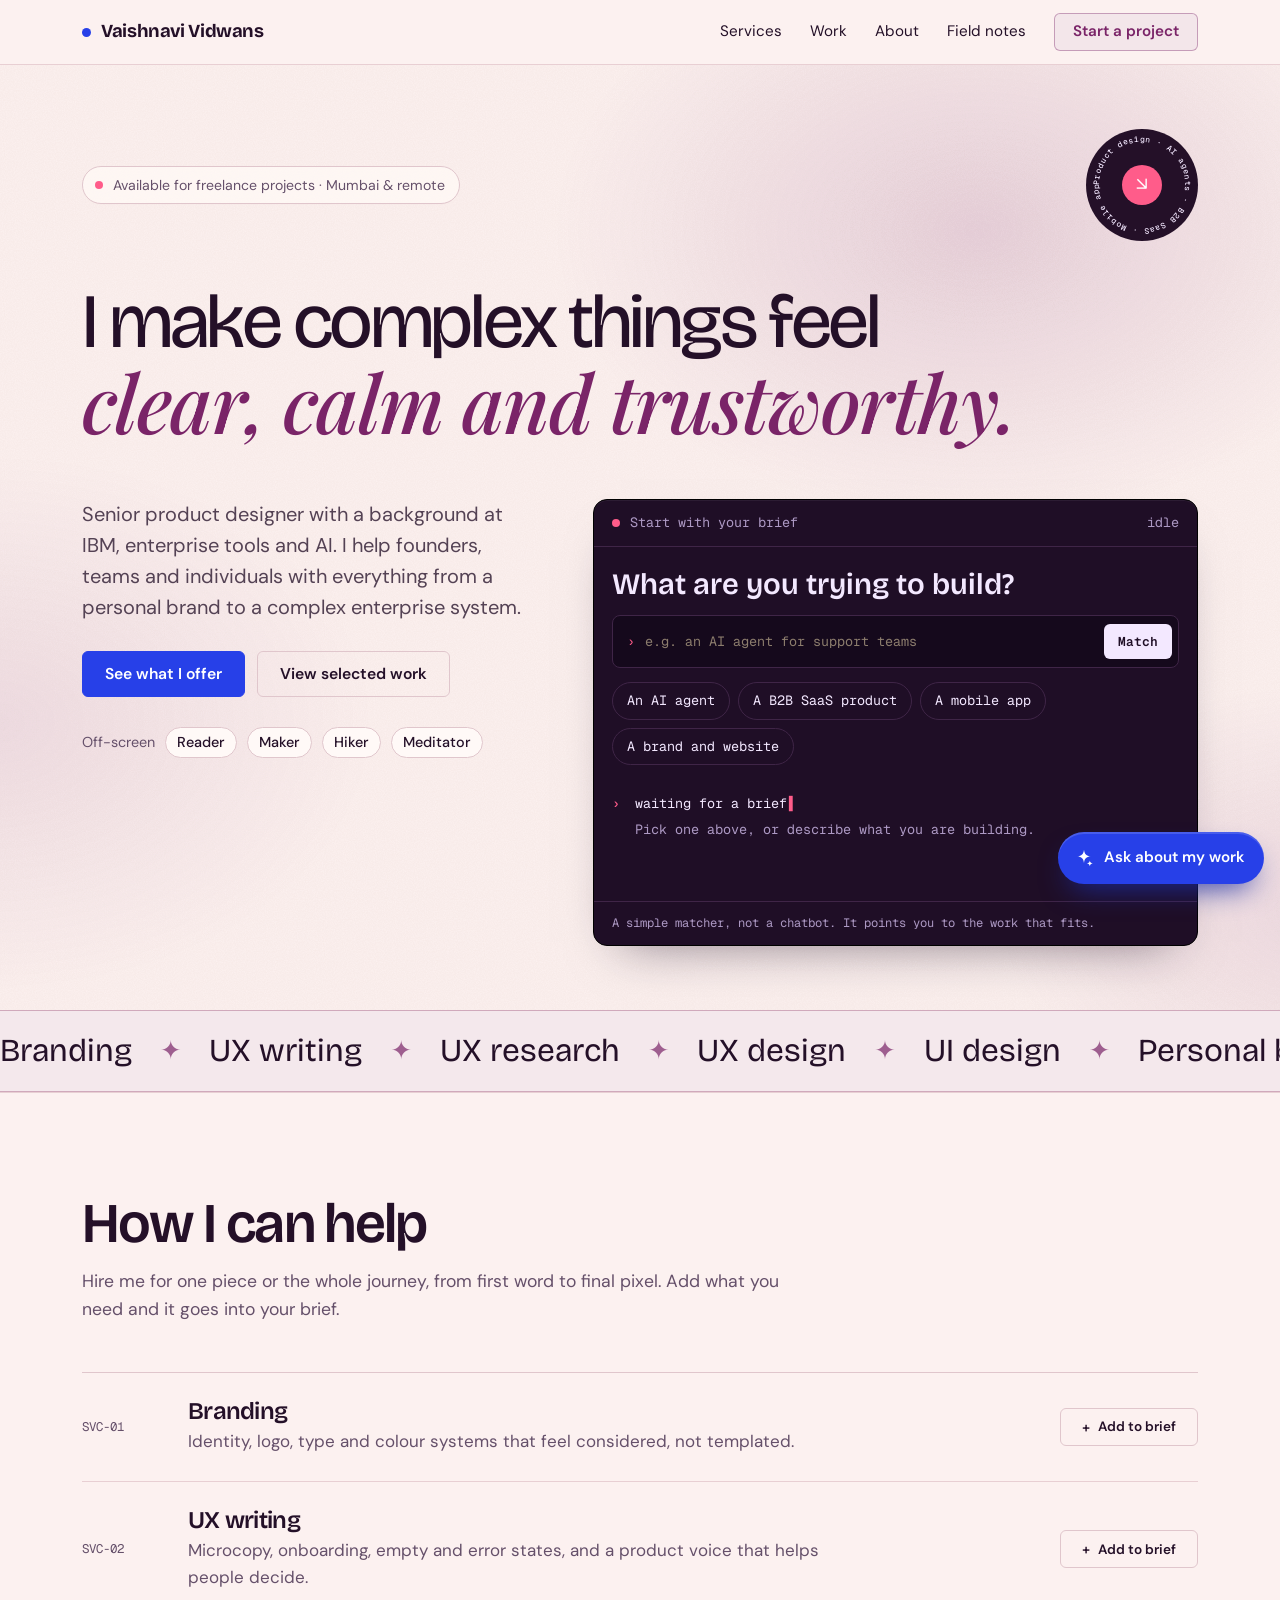
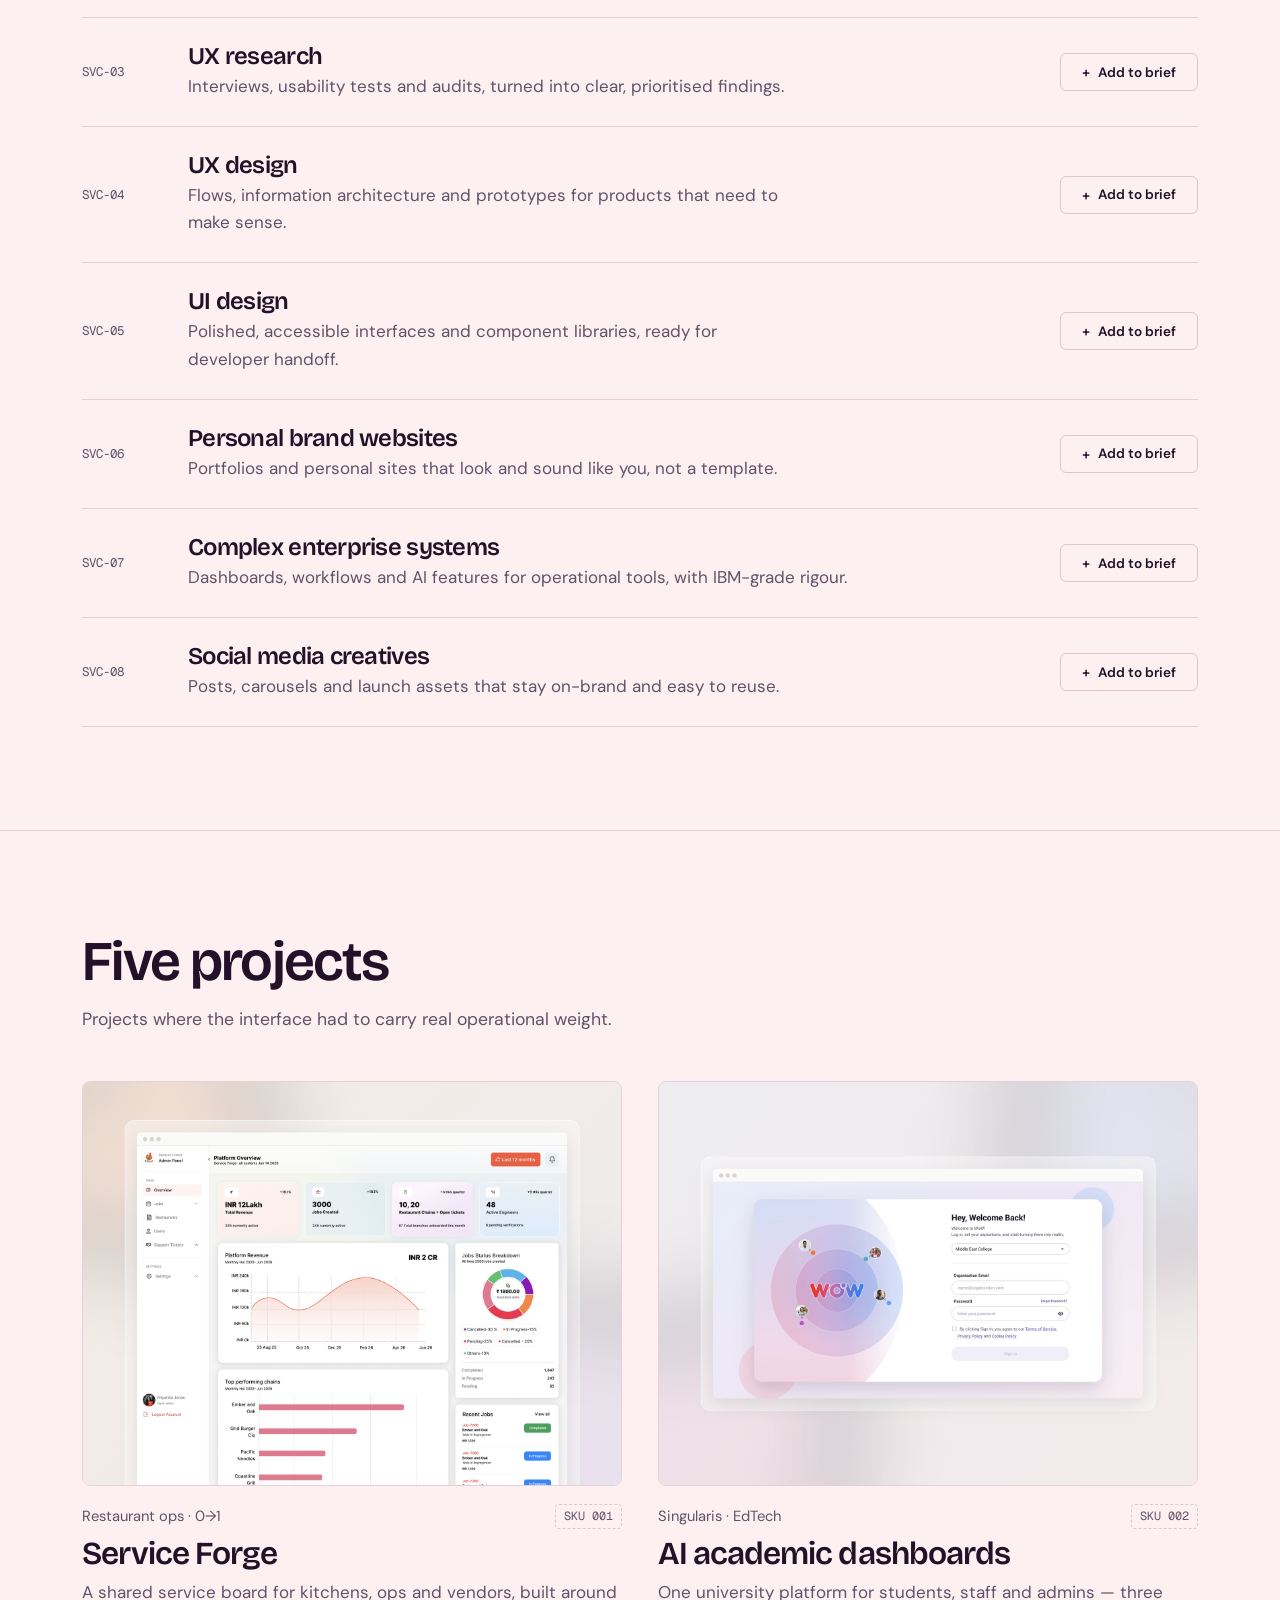
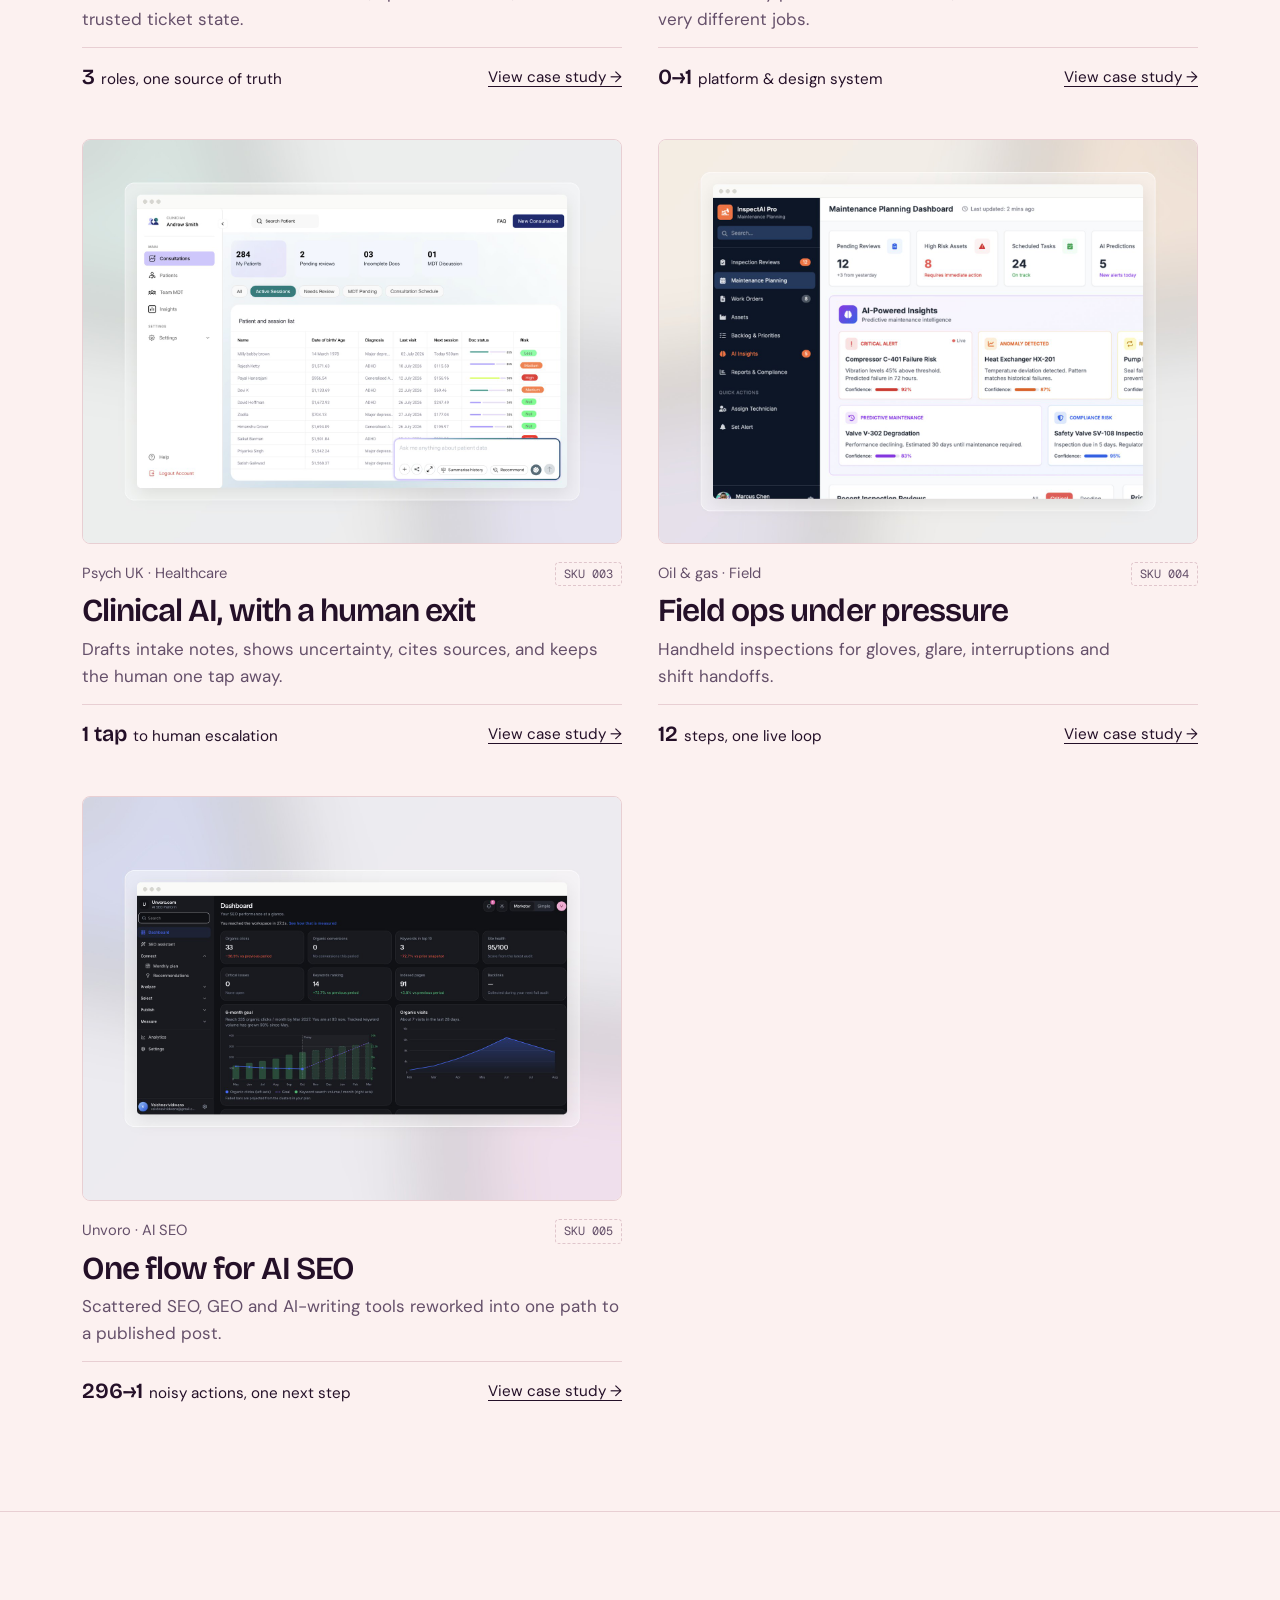
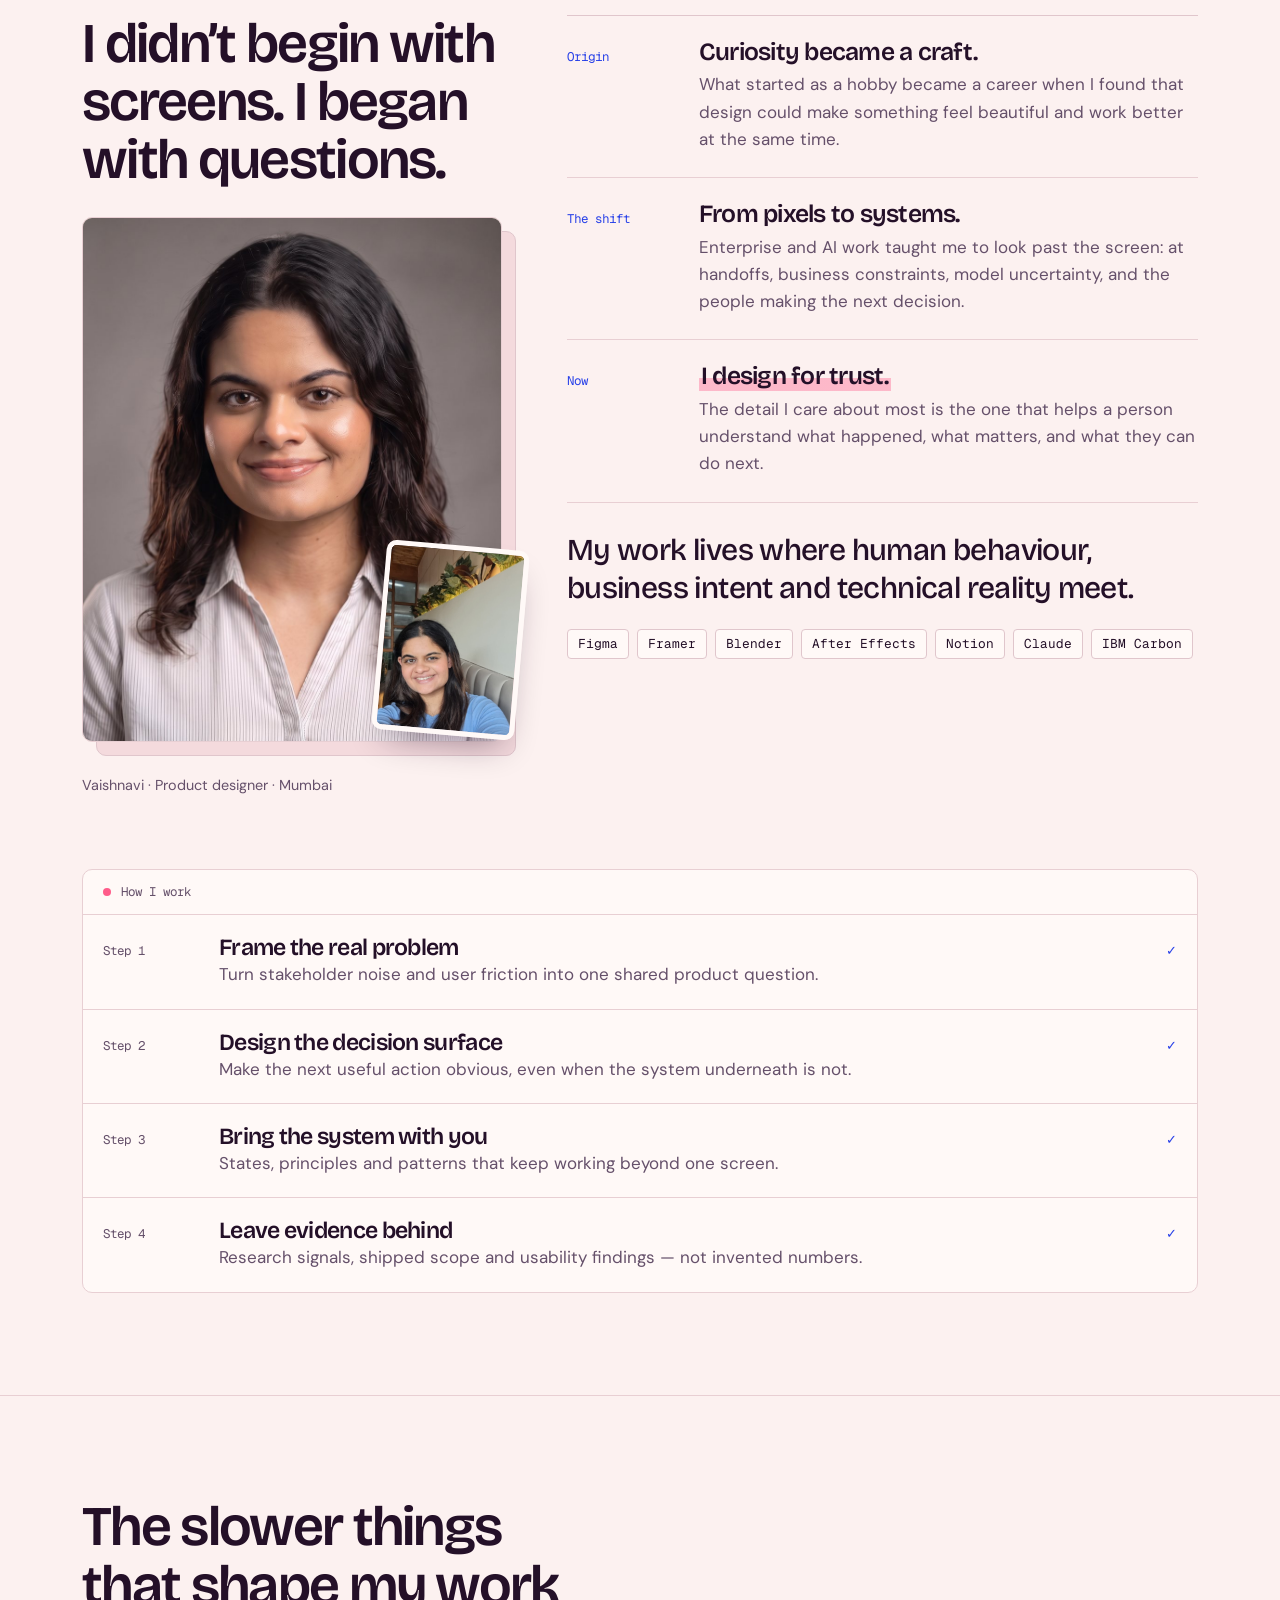
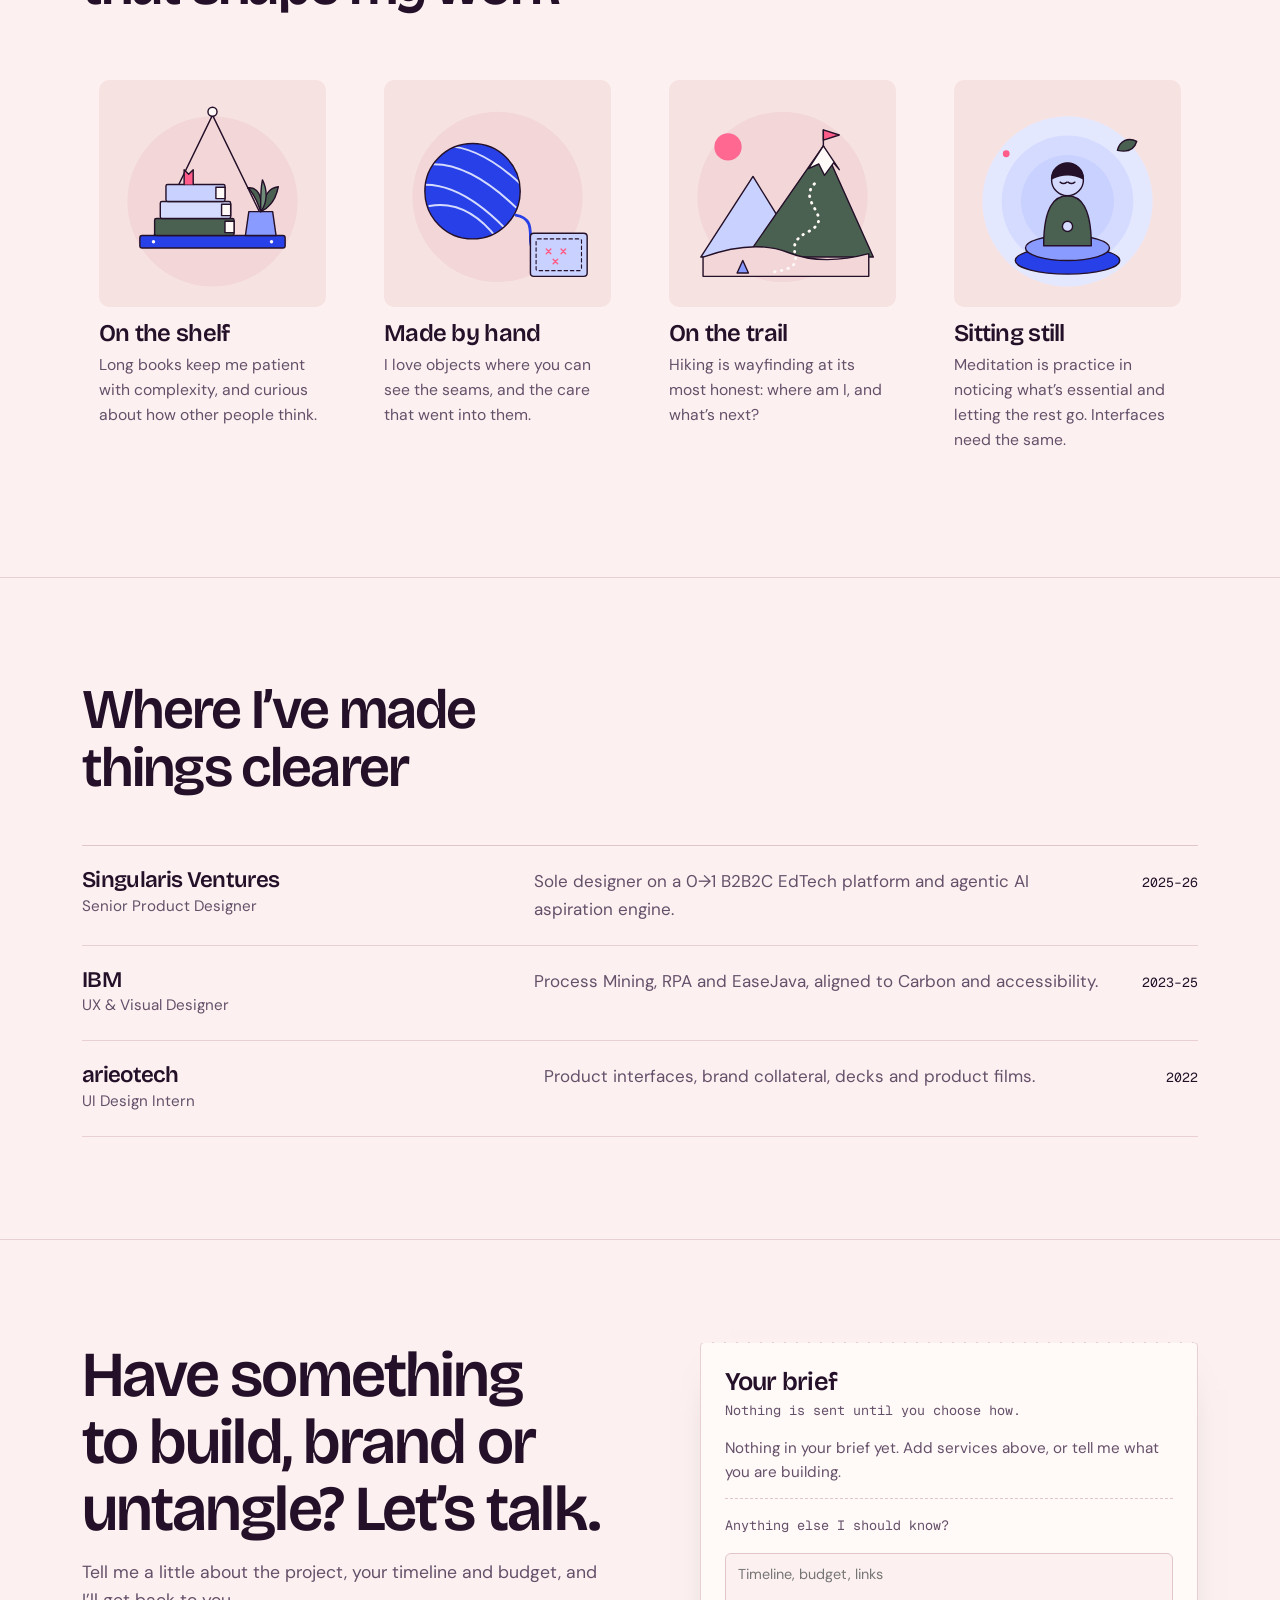
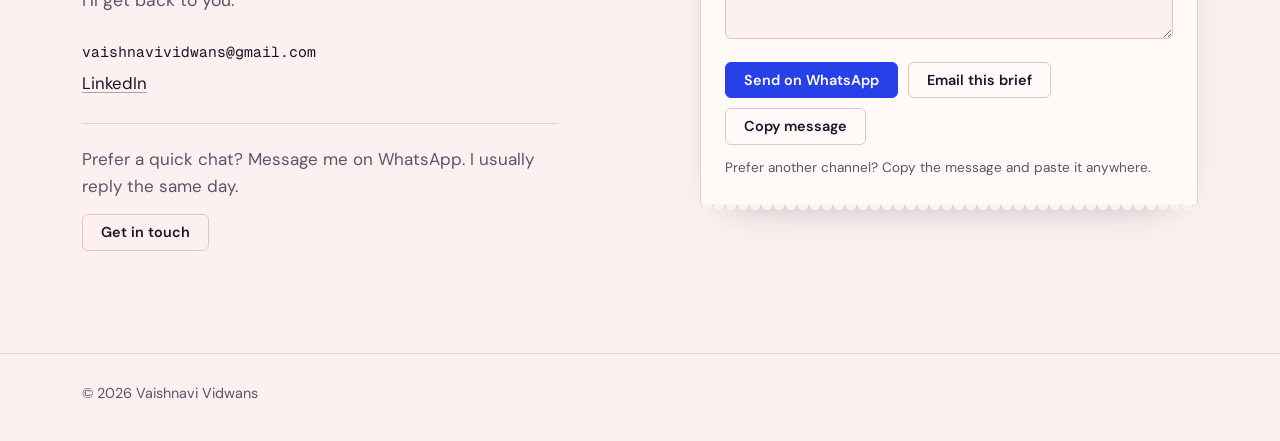
<file: index.html>
<!doctype html>
<html lang="en">
<head>
<meta charset="utf-8">
<meta name="viewport" content="width=device-width, initial-scale=1, viewport-fit=cover">
<title>Vaishnavi Vidwans — Product designer</title>
<meta name="description" content="Senior product designer for enterprise and AI, available for freelance: branding, UX writing, research, UX and UI design, personal websites and complex enterprise systems.">
<meta property="og:type" content="website">
<meta property="og:title" content="Vaishnavi Vidwans — Product designer">
<meta property="og:description" content="Senior product designer for enterprise and AI, available for freelance: branding, UX writing, research, UX and UI design, personal websites and complex enterprise systems.">
<meta property="og:image" content="https://vaishnavi-folio-psi.vercel.app/assets/og.jpg">
<meta property="og:url" content="https://vaishnavi-folio-psi.vercel.app/">
<meta name="twitter:card" content="summary_large_image">
<meta name="theme-color" content="#fcf1f0">
<link rel="preconnect" href="https://fonts.googleapis.com">
<link rel="preconnect" href="https://fonts.gstatic.com" crossorigin>
<link rel="stylesheet" href="https://fonts.googleapis.com/css2?family=DM+Sans:opsz,wght@9..40,400..700&family=Bricolage+Grotesque:opsz,wght@12..96,300..800&family=Playfair+Display:ital,wght@1,500..800&family=Geist+Mono:wght@400..600&display=swap">
<link rel="icon" href="/assets/favicon.svg" type="image/svg+xml">
<link rel="stylesheet" href="/assets/home.css">
</head>
<body>
<div class="progress" aria-hidden="true"></div>

<a class="skip" href="#main" data-scroll="main">Skip to content</a>
<header class="site-header">
  <div class="wrap">
    <a class="brand" href="/">Vaishnavi Vidwans</a>
    <nav class="nav" aria-label="Main">
      <span class="nav__links">
        <a href="/#services">Services</a>
        <a href="/#work">Work</a>
        <a href="/#about">About</a>
        <a href="/#notes">Field notes</a>
      </span>
      <a class="btn btn--plum" href="/#contact">Start a project</a>
    </nav>
  </div>
</header>

<main id="main">
  <section class="hero">
    <div class="wrap">
      <div class="hero__top">
        <p class="status"><i aria-hidden="true"></i>Available for freelance projects · Mumbai &amp; remote</p>
        <a class="badge" href="/#work" aria-label="See selected work">
          <svg viewBox="0 0 160 160" aria-hidden="true"><defs><path id="bc" d="M80,80 m-62,0 a62,62 0 1,1 124,0 a62,62 0 1,1 -124,0"/></defs>
            <text><textPath href="#bc" startOffset="0">Product design · AI agents · B2B SaaS · Mobile apps · </textPath></text></svg>
          <span class="badge__dot" aria-hidden="true">↘</span>
        </a>
      </div>
      <h1 class="hero__title" aria-label="I make complex things feel clear, calm and trustworthy." data-vf><span class="hl hl--a" aria-hidden="true"><span class="w"><span class="c">I</span></span> <span class="w"><span class="c">m</span><span class="c">a</span><span class="c">k</span><span class="c">e</span></span> <span class="w"><span class="c">c</span><span class="c">o</span><span class="c">m</span><span class="c">p</span><span class="c">l</span><span class="c">e</span><span class="c">x</span></span> <span class="w"><span class="c">t</span><span class="c">h</span><span class="c">i</span><span class="c">n</span><span class="c">g</span><span class="c">s</span></span> <span class="w"><span class="c">f</span><span class="c">e</span><span class="c">e</span><span class="c">l</span></span></span> <span class="hl hl--b" aria-hidden="true"><span class="w"><span class="c">c</span><span class="c">l</span><span class="c">e</span><span class="c">a</span><span class="c">r</span><span class="c">,</span></span> <span class="w"><span class="c">c</span><span class="c">a</span><span class="c">l</span><span class="c">m</span></span> <span class="w"><span class="c">a</span><span class="c">n</span><span class="c">d</span></span> <span class="w"><span class="c">t</span><span class="c">r</span><span class="c">u</span><span class="c">s</span><span class="c">t</span><span class="c">w</span><span class="c">o</span><span class="c">r</span><span class="c">t</span><span class="c">h</span><span class="c">y</span><span class="c">.</span></span></span></h1>
      <div class="hero__grid">
        <div>
          <p class="hero__lede">Senior product designer with a background at IBM, enterprise tools and AI. I help founders, teams and individuals with everything from a personal brand to a complex enterprise system.</p>
          <div class="hero__cta">
            <a class="btn btn--lg" href="/#services">See what I offer</a>
            <a class="btn btn--lg btn--ghost" href="/#work">View selected work</a>
          </div>
          <p class="offscreen"><span>Off-screen</span><b>Reader</b><b>Maker</b><b>Hiker</b><b>Meditator</b></p>
        </div>

        <section class="console" aria-labelledby="console-title">
          <div class="console__bar">
            <span class="live" aria-hidden="true"></span>
            <span id="console-title">Start with your brief</span>
            <span class="state" id="console-state">idle</span>
          </div>
          <div class="console__body">
            <form id="brief-form" novalidate>
              <label for="brief-input">What are you trying to build?</label>
              <div class="console__field">
                <span class="prompt" aria-hidden="true">›</span>
                <input id="brief-input" name="brief" type="text" autocomplete="off" placeholder="e.g. an AI agent for support teams">
                <button type="submit">Match</button>
              </div>
            </form>
            <div class="chips" role="group" aria-label="Quick picks">
              <button type="button" class="chip" data-intent="agent" aria-pressed="false">An AI agent</button><button type="button" class="chip" data-intent="saas" aria-pressed="false">A B2B SaaS product</button><button type="button" class="chip" data-intent="mobile" aria-pressed="false">A mobile app</button><button type="button" class="chip" data-intent="brand" aria-pressed="false">A brand and website</button>
            </div>
          </div>
          <div class="console__out" id="console-out" aria-live="polite">
            <p class="tl"><b>›</b><span class="caret">waiting for a brief</span></p>
            <p class="tl tl--dim"><b></b><span>Pick one above, or describe what you are building.</span></p>
          </div>
          <div class="console__actions" id="console-actions" hidden></div>
          <p class="console__note">A simple matcher, not a chatbot. It points you to the work that fits.</p>
        </section>
      </div>
    </div>
    <div class="marquee" aria-hidden="true"><div class="marquee__track"><span>Branding</span><i aria-hidden="true">✦</i><span>UX writing</span><i aria-hidden="true">✦</i><span>UX research</span><i aria-hidden="true">✦</i><span>UX design</span><i aria-hidden="true">✦</i><span>UI design</span><i aria-hidden="true">✦</i><span>Personal brand websites</span><i aria-hidden="true">✦</i><span>Complex enterprise systems</span><i aria-hidden="true">✦</i><span>Social media creatives</span><i aria-hidden="true">✦</i><span>Branding</span><i aria-hidden="true">✦</i><span>UX writing</span><i aria-hidden="true">✦</i><span>UX research</span><i aria-hidden="true">✦</i><span>UX design</span><i aria-hidden="true">✦</i><span>UI design</span><i aria-hidden="true">✦</i><span>Personal brand websites</span><i aria-hidden="true">✦</i><span>Complex enterprise systems</span><i aria-hidden="true">✦</i><span>Social media creatives</span><i aria-hidden="true">✦</i></div></div>
  </section>

  <section class="section" id="services">
    <div class="wrap">
      <div class="section__head">
        <h2>How I can help</h2>
        <p>Hire me for one piece or the whole journey, from first word to final pixel. Add what you need and it goes into your brief.</p>
      </div>
      <ol class="menu">
        
        <li class="svc" data-id="branding" data-match="0">
          <span class="svc__code">SVC-01</span>
          <div class="svc__body"><h3>Branding</h3><p>Identity, logo, type and colour systems that feel considered, not templated.</p></div>
          <button type="button" class="add" data-svc="branding" aria-pressed="false" aria-label="Add Branding to your brief"><span class="mark" aria-hidden="true">+</span><span class="add__label">Add to brief</span></button>
        </li>
        <li class="svc" data-id="ux-writing" data-match="0">
          <span class="svc__code">SVC-02</span>
          <div class="svc__body"><h3>UX writing</h3><p>Microcopy, onboarding, empty and error states, and a product voice that helps people decide.</p></div>
          <button type="button" class="add" data-svc="ux-writing" aria-pressed="false" aria-label="Add UX writing to your brief"><span class="mark" aria-hidden="true">+</span><span class="add__label">Add to brief</span></button>
        </li>
        <li class="svc" data-id="ux-research" data-match="0">
          <span class="svc__code">SVC-03</span>
          <div class="svc__body"><h3>UX research</h3><p>Interviews, usability tests and audits, turned into clear, prioritised findings.</p></div>
          <button type="button" class="add" data-svc="ux-research" aria-pressed="false" aria-label="Add UX research to your brief"><span class="mark" aria-hidden="true">+</span><span class="add__label">Add to brief</span></button>
        </li>
        <li class="svc" data-id="ux-design" data-match="0">
          <span class="svc__code">SVC-04</span>
          <div class="svc__body"><h3>UX design</h3><p>Flows, information architecture and prototypes for products that need to make sense.</p></div>
          <button type="button" class="add" data-svc="ux-design" aria-pressed="false" aria-label="Add UX design to your brief"><span class="mark" aria-hidden="true">+</span><span class="add__label">Add to brief</span></button>
        </li>
        <li class="svc" data-id="ui-design" data-match="0">
          <span class="svc__code">SVC-05</span>
          <div class="svc__body"><h3>UI design</h3><p>Polished, accessible interfaces and component libraries, ready for developer handoff.</p></div>
          <button type="button" class="add" data-svc="ui-design" aria-pressed="false" aria-label="Add UI design to your brief"><span class="mark" aria-hidden="true">+</span><span class="add__label">Add to brief</span></button>
        </li>
        <li class="svc" data-id="personal-sites" data-match="0">
          <span class="svc__code">SVC-06</span>
          <div class="svc__body"><h3>Personal brand websites</h3><p>Portfolios and personal sites that look and sound like you, not a template.</p></div>
          <button type="button" class="add" data-svc="personal-sites" aria-pressed="false" aria-label="Add Personal brand websites to your brief"><span class="mark" aria-hidden="true">+</span><span class="add__label">Add to brief</span></button>
        </li>
        <li class="svc" data-id="enterprise" data-match="0">
          <span class="svc__code">SVC-07</span>
          <div class="svc__body"><h3>Complex enterprise systems</h3><p>Dashboards, workflows and AI features for operational tools, with IBM-grade rigour.</p></div>
          <button type="button" class="add" data-svc="enterprise" aria-pressed="false" aria-label="Add Complex enterprise systems to your brief"><span class="mark" aria-hidden="true">+</span><span class="add__label">Add to brief</span></button>
        </li>
        <li class="svc" data-id="social" data-match="0">
          <span class="svc__code">SVC-08</span>
          <div class="svc__body"><h3>Social media creatives</h3><p>Posts, carousels and launch assets that stay on-brand and easy to reuse.</p></div>
          <button type="button" class="add" data-svc="social" aria-pressed="false" aria-label="Add Social media creatives to your brief"><span class="mark" aria-hidden="true">+</span><span class="add__label">Add to brief</span></button>
        </li>
      </ol>
    </div>
  </section>

  <section class="section" id="work">
    <div class="wrap">
      <div class="section__head">
        <h2>Five projects</h2>
        <p>Projects where the interface had to carry real operational weight.</p>
      </div>
      <div class="work-grid">
        
        <a class="card" data-tilt href="/work/service-forge" data-slug="service-forge" data-match="0">
          <span class="match">Matches your brief</span>
          
<figure class="shot ">
  <img src="/assets/cover-service-forge.jpg" alt="Service Forge admin dashboard with revenue, jobs and chain performance, shown in a browser window" loading="lazy" decoding="async">
  <div class="shot__ph" aria-hidden="true"><div class="ph-win"><span><i></i><i></i><i></i></span><div></div></div><strong>Service Forge</strong></div>
</figure>
          <div class="card__body">
            <div class="card__top"><span class="card__meta">Restaurant ops · 0→1</span><span class="sku">SKU 001</span></div>
            <h3>Service Forge</h3>
            <p class="blurb">A shared service board for kitchens, ops and vendors, built around trusted ticket state.</p>
            <div class="card__foot"><span class="stat"><b>3</b>roles, one source of truth</span><span class="more">View case study →</span></div>
          </div>
        </a>
        <a class="card" data-tilt href="/work/ai-academic-dashboards" data-slug="ai-academic-dashboards" data-match="0">
          <span class="match">Matches your brief</span>
          
<figure class="shot ">
  <img src="/assets/cover-academic.jpg" alt="WoW platform sign-in screen for a university, shown in a browser window" loading="lazy" decoding="async">
  <div class="shot__ph" aria-hidden="true"><div class="ph-win"><span><i></i><i></i><i></i></span><div></div></div><strong>AI academic dashboards</strong></div>
</figure>
          <div class="card__body">
            <div class="card__top"><span class="card__meta">Singularis · EdTech</span><span class="sku">SKU 002</span></div>
            <h3>AI academic dashboards</h3>
            <p class="blurb">One university platform for students, staff and admins — three very different jobs.</p>
            <div class="card__foot"><span class="stat"><b>0→1</b>platform &amp; design system</span><span class="more">View case study →</span></div>
          </div>
        </a>
        <a class="card" data-tilt href="/work/clinical-ai" data-slug="clinical-ai" data-match="0">
          <span class="match">Matches your brief</span>
          
<figure class="shot ">
  <img src="/assets/cover-clinical-ai.jpg" alt="Clinician dashboard with a patient session list and an AI assistant prompt, shown in a browser window" loading="lazy" decoding="async">
  <div class="shot__ph" aria-hidden="true"><div class="ph-win"><span><i></i><i></i><i></i></span><div></div></div><strong>Clinical AI, with a human exit</strong></div>
</figure>
          <div class="card__body">
            <div class="card__top"><span class="card__meta">Psych UK · Healthcare</span><span class="sku">SKU 003</span></div>
            <h3>Clinical AI, with a human exit</h3>
            <p class="blurb">Drafts intake notes, shows uncertainty, cites sources, and keeps the human one tap away.</p>
            <div class="card__foot"><span class="stat"><b>1 tap</b>to human escalation</span><span class="more">View case study →</span></div>
          </div>
        </a>
        <a class="card" data-tilt href="/work/field-ops" data-slug="field-ops" data-match="0">
          <span class="match">Matches your brief</span>
          
<figure class="shot ">
  <img src="/assets/cover-field-ops.jpg" alt="Close-up of a maintenance planning dashboard with AI insights, shown in a browser window" loading="lazy" decoding="async">
  <div class="shot__ph" aria-hidden="true"><div class="ph-win"><span><i></i><i></i><i></i></span><div></div></div><strong>Field ops under pressure</strong></div>
</figure>
          <div class="card__body">
            <div class="card__top"><span class="card__meta">Oil &amp; gas · Field</span><span class="sku">SKU 004</span></div>
            <h3>Field ops under pressure</h3>
            <p class="blurb">Handheld inspections for gloves, glare, interruptions and shift handoffs.</p>
            <div class="card__foot"><span class="stat"><b>12</b>steps, one live loop</span><span class="more">View case study →</span></div>
          </div>
        </a>
        <a class="card" data-tilt href="/work/unvoro" data-slug="unvoro" data-match="0">
          <span class="match">Matches your brief</span>
          
<figure class="shot ">
  <img src="/assets/cover-unvoro.jpg" alt="Unvoro dark-mode SEO dashboard with metrics and goal charts, shown in a browser window" loading="lazy" decoding="async">
  <div class="shot__ph" aria-hidden="true"><div class="ph-win"><span><i></i><i></i><i></i></span><div></div></div><strong>One flow for AI SEO</strong></div>
</figure>
          <div class="card__body">
            <div class="card__top"><span class="card__meta">Unvoro · AI SEO</span><span class="sku">SKU 005</span></div>
            <h3>One flow for AI SEO</h3>
            <p class="blurb">Scattered SEO, GEO and AI-writing tools reworked into one path to a published post.</p>
            <div class="card__foot"><span class="stat"><b>296→1</b>noisy actions, one next step</span><span class="more">View case study →</span></div>
          </div>
        </a>
      </div>
    </div>
  </section>

  <section class="section" id="about">
    <div class="wrap">
      <div class="about">
        <div>
          <h2>I didn’t begin with screens. I began with questions.</h2>
          <figure class="portrait">
            
<figure class="shot ">
  <img src="/assets/vaishnavi-studio.jpg" alt="Vaishnavi smiling softly, in a striped white shirt against a grey studio backdrop" loading="lazy" decoding="async">
  <div class="shot__ph" aria-hidden="true"><div class="ph-win"><span><i></i><i></i><i></i></span><div></div></div><strong>Vaishnavi</strong></div>
</figure>
            <img class="portrait__snap" src="/assets/vaishnavi.jpg" alt="Vaishnavi smiling, in a light blue top, seated in a café with plants behind her" loading="lazy" decoding="async">
            <figcaption>Vaishnavi · Product designer · Mumbai</figcaption>
          </figure>
        </div>
        <div>
          <ol class="passages">
            
            <li class="passage">
              <span class="kicker">Origin</span>
              <div><h3>Curiosity became a craft.</h3><p>What started as a hobby became a career when I found that design could make something feel beautiful and work better at the same time.</p></div>
            </li>
            <li class="passage">
              <span class="kicker">The shift</span>
              <div><h3>From pixels to systems.</h3><p>Enterprise and AI work taught me to look past the screen: at handoffs, business constraints, model uncertainty, and the people making the next decision.</p></div>
            </li>
            <li class="passage">
              <span class="kicker">Now</span>
              <div><h3><mark>I design for trust.</mark></h3><p>The detail I care about most is the one that helps a person understand what happened, what matters, and what they can do next.</p></div>
            </li>
          </ol>
          <p class="closing">My work lives where human behaviour, business intent and technical reality meet.</p>
          <ul class="tools" aria-label="Tools"><li>Figma</li><li>Framer</li><li>Blender</li><li>After Effects</li><li>Notion</li><li>Claude</li><li>IBM Carbon</li></ul>
        </div>
      </div>

      <div class="log" role="group" aria-label="How I work">
        <div class="log__bar"><span class="live" aria-hidden="true"></span>How I work</div>
        <ol>
          
          <li><span class="t">Step 1</span><div><h3>Frame the real problem</h3><p>Turn stakeholder noise and user friction into one shared product question.</p></div><span class="ok" aria-hidden="true">✓</span></li>
          <li><span class="t">Step 2</span><div><h3>Design the decision surface</h3><p>Make the next useful action obvious, even when the system underneath is not.</p></div><span class="ok" aria-hidden="true">✓</span></li>
          <li><span class="t">Step 3</span><div><h3>Bring the system with you</h3><p>States, principles and patterns that keep working beyond one screen.</p></div><span class="ok" aria-hidden="true">✓</span></li>
          <li><span class="t">Step 4</span><div><h3>Leave evidence behind</h3><p>Research signals, shipped scope and usability findings — not invented numbers.</p></div><span class="ok" aria-hidden="true">✓</span></li>
        </ol>
      </div>
    </div>
  </section>

  <section class="section" id="notes">
    <div class="wrap">
      <div class="section__head">
        <h2>The slower things that shape my work</h2>
      </div>
      <div class="notes">
        
        <article class="note">
          <div class="art" aria-hidden="true"><svg viewBox="0 0 400 400" xmlns="http://www.w3.org/2000/svg" focusable="false">
  <circle cx="200" cy="214" r="150" fill="#f2d6d8"/>
  <path d="M96 276 L200 62 L304 276" fill="none" stroke="#241028" stroke-width="2.5" stroke-linejoin="round" stroke-linecap="round"/>
  <circle cx="200" cy="56" r="8" fill="#fff9f7" stroke="#241028" stroke-width="2.5" stroke-linejoin="round" stroke-linecap="round"/>
  <rect x="72" y="274" width="256" height="22" rx="4" fill="#2740e8" stroke="#241028" stroke-width="2.5" stroke-linejoin="round" stroke-linecap="round"/>
  <circle cx="96" cy="285" r="3" fill="#fff9f7"/><circle cx="304" cy="285" r="3" fill="#fff9f7"/>
  <rect x="98" y="244" width="140" height="30" rx="3" fill="#4a6151" stroke="#241028" stroke-width="2.5" stroke-linejoin="round" stroke-linecap="round"/>
  <rect x="222" y="249" width="16" height="20" fill="#fff9f7" stroke="#241028" stroke-width="2.5" stroke-linejoin="round" stroke-linecap="round"/>
  <rect x="108" y="214" width="124" height="30" rx="3" fill="#d5dbff" stroke="#241028" stroke-width="2.5" stroke-linejoin="round" stroke-linecap="round"/>
  <rect x="216" y="219" width="16" height="20" fill="#fff9f7" stroke="#241028" stroke-width="2.5" stroke-linejoin="round" stroke-linecap="round"/>
  <rect x="118" y="184" width="104" height="30" rx="3" fill="#c9d1ff" stroke="#241028" stroke-width="2.5" stroke-linejoin="round" stroke-linecap="round"/>
  <rect x="206" y="189" width="16" height="20" fill="#fff9f7" stroke="#241028" stroke-width="2.5" stroke-linejoin="round" stroke-linecap="round"/>
  <path d="M150 184 V158 L158 166 L166 158 V184" fill="#ff5c8a" stroke="#241028" stroke-width="2.5" stroke-linejoin="round" stroke-linecap="round"/>
  <path d="M258 274 L264 232 H306 L312 274 Z" fill="#8a9bff" stroke="#241028" stroke-width="2.5" stroke-linejoin="round" stroke-linecap="round"/>
  <path d="M285 232 C 276 206 270 196 262 190 C 280 188 288 204 285 232 Z" fill="#4a6151" stroke="#241028" stroke-width="2.5" stroke-linejoin="round" stroke-linecap="round"/>
  <path d="M285 232 C 292 200 300 190 316 188 C 312 210 302 224 285 232 Z" fill="#4a6151" stroke="#241028" stroke-width="2.5" stroke-linejoin="round" stroke-linecap="round"/>
  <path d="M285 232 C 285 212 284 196 288 176 C 298 196 296 218 285 232 Z" fill="#6f8c78" stroke="#241028" stroke-width="2.5" stroke-linejoin="round" stroke-linecap="round"/>
</svg></div>
          <h3>On the shelf</h3>
          <p>Long books keep me patient with complexity, and curious about how other people think.</p>
        </article>
        <article class="note">
          <div class="art" aria-hidden="true"><svg viewBox="0 0 400 400" xmlns="http://www.w3.org/2000/svg" focusable="false">
  <circle cx="200" cy="206" r="150" fill="#f2d6d8"/>
  <clipPath id="yarn"><circle cx="156" cy="196" r="84"/></clipPath>
  <circle cx="156" cy="196" r="84" fill="#2740e8"/>
  <g clip-path="url(#yarn)" fill="none" stroke="#d5dbff" stroke-width="3.5" stroke-linecap="round">
    <path d="M70 150 Q142 138 232 224"/>
    <path d="M90 118 Q162 106 250 192"/>
    <path d="M56 186 Q128 174 214 262"/>
    <path d="M114 100 Q186 88 262 160"/>
    <path d="M80 222 Q146 210 200 280"/>
  </g>
  <circle cx="156" cy="196" r="84" fill="none" stroke="#241028" stroke-width="2.5" stroke-linejoin="round" stroke-linecap="round"/>
  <path d="M232 238 C 282 246 236 306 278 300" fill="none" stroke="#2740e8" stroke-width="5" stroke-linecap="round"/>
  <rect x="258" y="270" width="100" height="76" rx="6" fill="#c9d1ff" stroke="#241028" stroke-width="2.5" stroke-linejoin="round" stroke-linecap="round"/>
  <rect x="268" y="280" width="80" height="56" rx="3" fill="none" stroke="#241028" stroke-width="2" stroke-dasharray="6 5" stroke-linecap="round"/>
  <path d="M286 298 l8 8 m0 -8 l-8 8 M312 298 l8 8 m0 -8 l-8 8 M298 316 l8 8 m0 -8 l-8 8" fill="none" stroke="#ff5c8a" stroke-width="2.5" stroke-linecap="round"/>
</svg></div>
          <h3>Made by hand</h3>
          <p>I love objects where you can see the seams, and the care that went into them.</p>
        </article>
        <article class="note">
          <div class="art" aria-hidden="true"><svg viewBox="0 0 400 400" xmlns="http://www.w3.org/2000/svg" focusable="false">
  <circle cx="200" cy="206" r="150" fill="#f2d6d8"/>
  <circle cx="104" cy="118" r="24" fill="#ff5c8a" opacity=".9"/>
  <path d="M56 312 L148 170 L236 312 Z" fill="#c9d1ff" stroke="#241028" stroke-width="2.5" stroke-linejoin="round" stroke-linecap="round"/>
  <path d="M136 312 L272 116 L360 312 Z" fill="#4a6151" stroke="#241028" stroke-width="2.5" stroke-linejoin="round" stroke-linecap="round"/>
  <path d="M272 116 L246 156 L264 148 L274 168 L290 146 L300 158 Z" fill="#fff9f7" stroke="#241028" stroke-width="2.5" stroke-linejoin="round" stroke-linecap="round"/>
  <path d="M272 116 V88" fill="none" stroke="#241028" stroke-width="2.5" stroke-linejoin="round" stroke-linecap="round"/>
  <path d="M272 88 L300 97 L272 106 Z" fill="#ff5c8a" stroke="#241028" stroke-width="2.5" stroke-linejoin="round" stroke-linecap="round"/>
  <path d="M60 312 Q 150 280 210 304 T 352 306 V 346 H 60 Z" fill="#f2d6d8" stroke="#241028" stroke-width="2.5" stroke-linejoin="round" stroke-linecap="round"/>
  <path d="M186 338 C 262 326 188 296 244 268 S 214 214 264 176" fill="none" stroke="#fff9f7" stroke-width="5" stroke-linecap="round" stroke-dasharray="1 11"/>
  <path d="M120 340 l10 -22 l10 22 Z" fill="#8a9bff" stroke="#241028" stroke-width="2.5" stroke-linejoin="round" stroke-linecap="round"/>
</svg></div>
          <h3>On the trail</h3>
          <p>Hiking is wayfinding at its most honest: where am I, and what’s next?</p>
        </article>
        <article class="note">
          <div class="art" aria-hidden="true"><svg viewBox="0 0 400 400" xmlns="http://www.w3.org/2000/svg" focusable="false">
  <circle cx="200" cy="214" r="150" fill="#e4e8ff"/>
  <circle cx="200" cy="214" r="116" fill="#d5dbff"/>
  <circle cx="200" cy="214" r="82" fill="#c9d1ff"/>
  <ellipse cx="200" cy="318" rx="92" ry="24" fill="#2740e8" stroke="#241028" stroke-width="2.5" stroke-linejoin="round" stroke-linecap="round"/>
  <ellipse cx="200" cy="296" rx="74" ry="22" fill="#8a9bff" stroke="#241028" stroke-width="2.5" stroke-linejoin="round" stroke-linecap="round"/>
  <path d="M158 292 C 158 236 172 204 200 204 C 228 204 242 236 242 292 Z" fill="#4a6151" stroke="#241028" stroke-width="2.5" stroke-linejoin="round" stroke-linecap="round"/>
  <circle cx="200" cy="258" r="9" fill="#d5dbff" stroke="#241028" stroke-width="2.5" stroke-linejoin="round" stroke-linecap="round"/>
  <circle cx="200" cy="176" r="28" fill="#d5dbff" stroke="#241028" stroke-width="2.5" stroke-linejoin="round" stroke-linecap="round"/>
  <path d="M172 174 A28 28 0 0 1 228 174 Q200 160 172 174 Z" fill="#241028" stroke="#241028" stroke-width="2.5" stroke-linejoin="round" stroke-linecap="round"/>
  <path d="M187 180 q6 5 12 0 M201 180 q6 5 12 0" fill="none" stroke="#241028" stroke-width="2.5" stroke-linejoin="round" stroke-linecap="round" stroke-width="2"/>
  <path d="M322 108 C 306 100 292 108 288 124 C 306 128 318 122 322 108 Z" fill="#4a6151" stroke="#241028" stroke-width="2.5" stroke-linejoin="round" stroke-linecap="round"/>
  <circle cx="92" cy="130" r="6" fill="#ff5c8a"/>
</svg></div>
          <h3>Sitting still</h3>
          <p>Meditation is practice in noticing what’s essential and letting the rest go. Interfaces need the same.</p>
        </article>
      </div>
    </div>
  </section>

  <section class="section" id="experience">
    <div class="wrap">
      <div class="section__head"><h2>Where I’ve made things clearer</h2></div>
      <ul class="ledger">
        
        <li><div><h3>Singularis Ventures</h3><span class="role">Senior Product Designer</span></div><p>Sole designer on a 0→1 B2B2C EdTech platform and agentic AI aspiration engine.</p><span class="yr">2025–26</span></li>
        <li><div><h3>IBM</h3><span class="role">UX &amp; Visual Designer</span></div><p>Process Mining, RPA and EaseJava, aligned to Carbon and accessibility.</p><span class="yr">2023–25</span></li>
        <li><div><h3>arieotech</h3><span class="role">UI Design Intern</span></div><p>Product interfaces, brand collateral, decks and product films.</p><span class="yr">2022</span></li>
      </ul>
    </div>
  </section>

  <section class="section" id="contact">
    <div class="wrap contact">
      <div>
        <h2>Have something to build, brand or untangle? Let’s talk.</h2>
        <p class="lede">Tell me a little about the project, your timeline and budget, and I’ll get back to you.</p>
        <div class="contact__links">
          <span class="addr">vaishnavividwans@gmail.com</span>
          <a href="https://www.linkedin.com/in/vaishnavi-vidwans/" target="_blank" rel="noopener">LinkedIn</a>
        </div>
        <div class="chat">
          <p>Prefer a quick chat? Message me on WhatsApp. I usually reply the same day.</p>
          <a class="btn btn--ghost" href="https://wa.me/917218270459?text=Hi%20Vaishnavi%2C%20I%20saw%20your%20portfolio%20and%20would%20like%20to%20talk%20about%20a%20project." target="_blank" rel="noopener">Get in touch</a>
        </div>
      </div>

      <aside class="receipt" aria-labelledby="receipt-title">
        <h3 id="receipt-title">Your brief</h3>
        <p class="sub">Nothing is sent until you choose how.</p>
        <div id="receipt-rows" class="rows"></div>
        <label for="brief-note">Anything else I should know?</label>
        <textarea id="brief-note" rows="3" placeholder="Timeline, budget, links"></textarea>
        <div class="actions">
          <a class="btn" id="wa-link" href="https://wa.me/917218270459?text=Hi%20Vaishnavi%2C%20I%20saw%20your%20portfolio%20and%20would%20like%20to%20talk%20about%20a%20project." target="_blank" rel="noopener">Send on WhatsApp</a>
          <a class="btn btn--ghost" id="mail-link" href="mailto:vaishnavividwans@gmail.com">Email this brief</a>
          <button class="btn btn--ghost" id="copy-brief" type="button">Copy message</button>
        </div>
        <textarea id="brief-preview" readonly hidden aria-label="Your message"></textarea>
        <p class="hint" id="copy-hint">Prefer another channel? Copy the message and paste it anywhere.</p>
      </aside>
    </div>
  </section>
</main>

<footer class="site-footer">
  <div class="wrap">
    <span>© 2026 Vaishnavi Vidwans</span>
  </div>
</footer>

<div class="cartbar" id="cartbar" hidden>
  <span><b id="cartcount">0 services</b> in your brief</span>
  <a href="/#contact">Review brief</a>
</div>
<script>window.__SITE__={"preview":false,"intents":{"agent":{"label":"An AI agent","echo":"build an AI agent","looking":"agentic work, uncertainty, sources, human handoff","projects":["clinical-ai","ai-academic-dashboards","unvoro"],"services":["ux-design","ui-design","enterprise"]},"saas":{"label":"A B2B SaaS product","echo":"design a B2B SaaS product","looking":"dashboards, workflows, design systems","projects":["service-forge","unvoro","ai-academic-dashboards"],"services":["ux-design","ui-design","enterprise"]},"mobile":{"label":"A mobile app","echo":"design a mobile app","looking":"handheld-first flows, small screens, interrupted attention","projects":["field-ops"],"services":["ux-research","ux-design","ui-design"]},"brand":{"label":"A brand and website","echo":"shape a brand and website","looking":"identity, voice, personal sites","projects":[],"services":["branding","personal-sites","social"]}},"services":[{"id":"branding","title":"Branding"},{"id":"ux-writing","title":"UX writing"},{"id":"ux-research","title":"UX research"},{"id":"ux-design","title":"UX design"},{"id":"ui-design","title":"UI design"},{"id":"personal-sites","title":"Personal brand websites"},{"id":"enterprise","title":"Complex enterprise systems"},{"id":"social","title":"Social media creatives"}],"projectTitles":{"service-forge":"Service Forge","ai-academic-dashboards":"AI academic dashboards","clinical-ai":"Clinical AI, with a human exit","field-ops":"Field ops under pressure","unvoro":"One flow for AI SEO"},"contact":{"email":"vaishnavividwans@gmail.com","whatsapp":"917218270459","whatsappDefault":"Hi Vaishnavi, I saw your portfolio and would like to talk about a project."}};window.__SITE__.home=function(a){return "/"+(a?"#"+a:"");};</script>
<script src="/assets/home.js" defer></script>
</body>
</html>
</file>
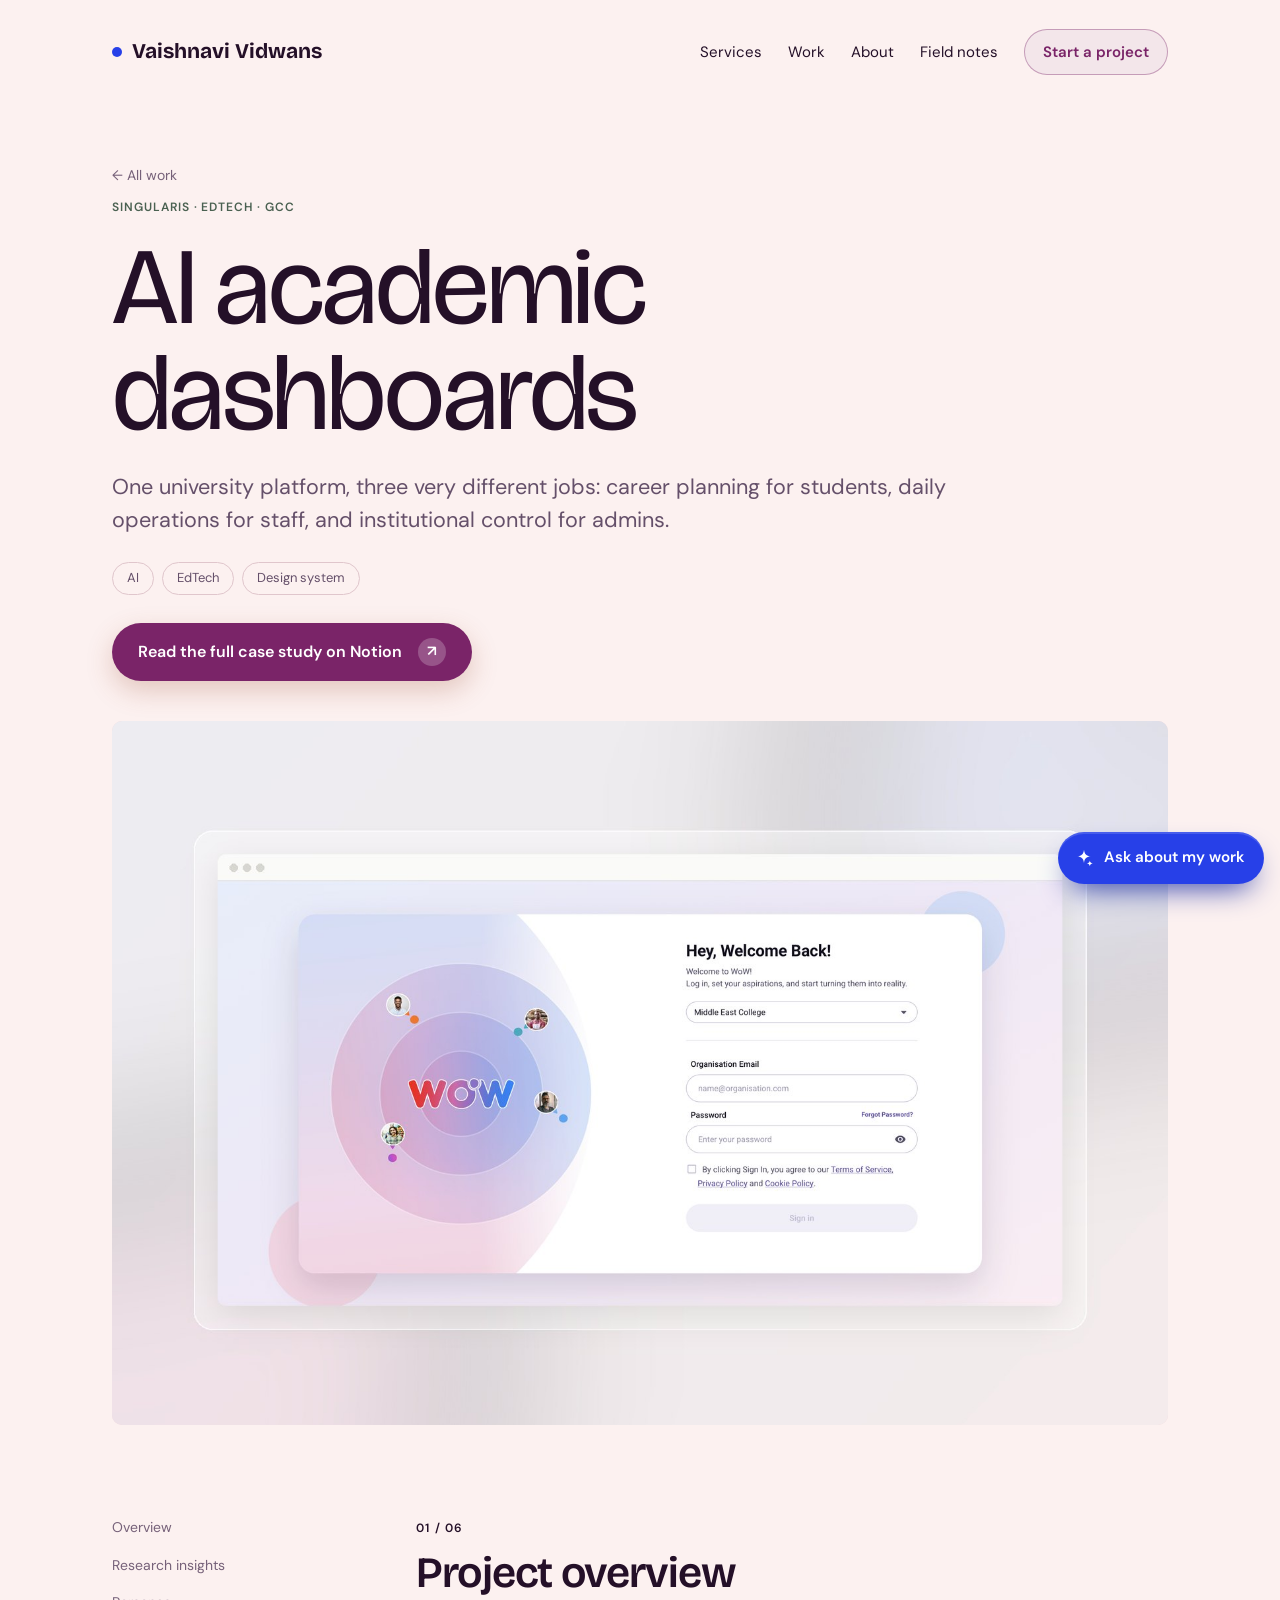
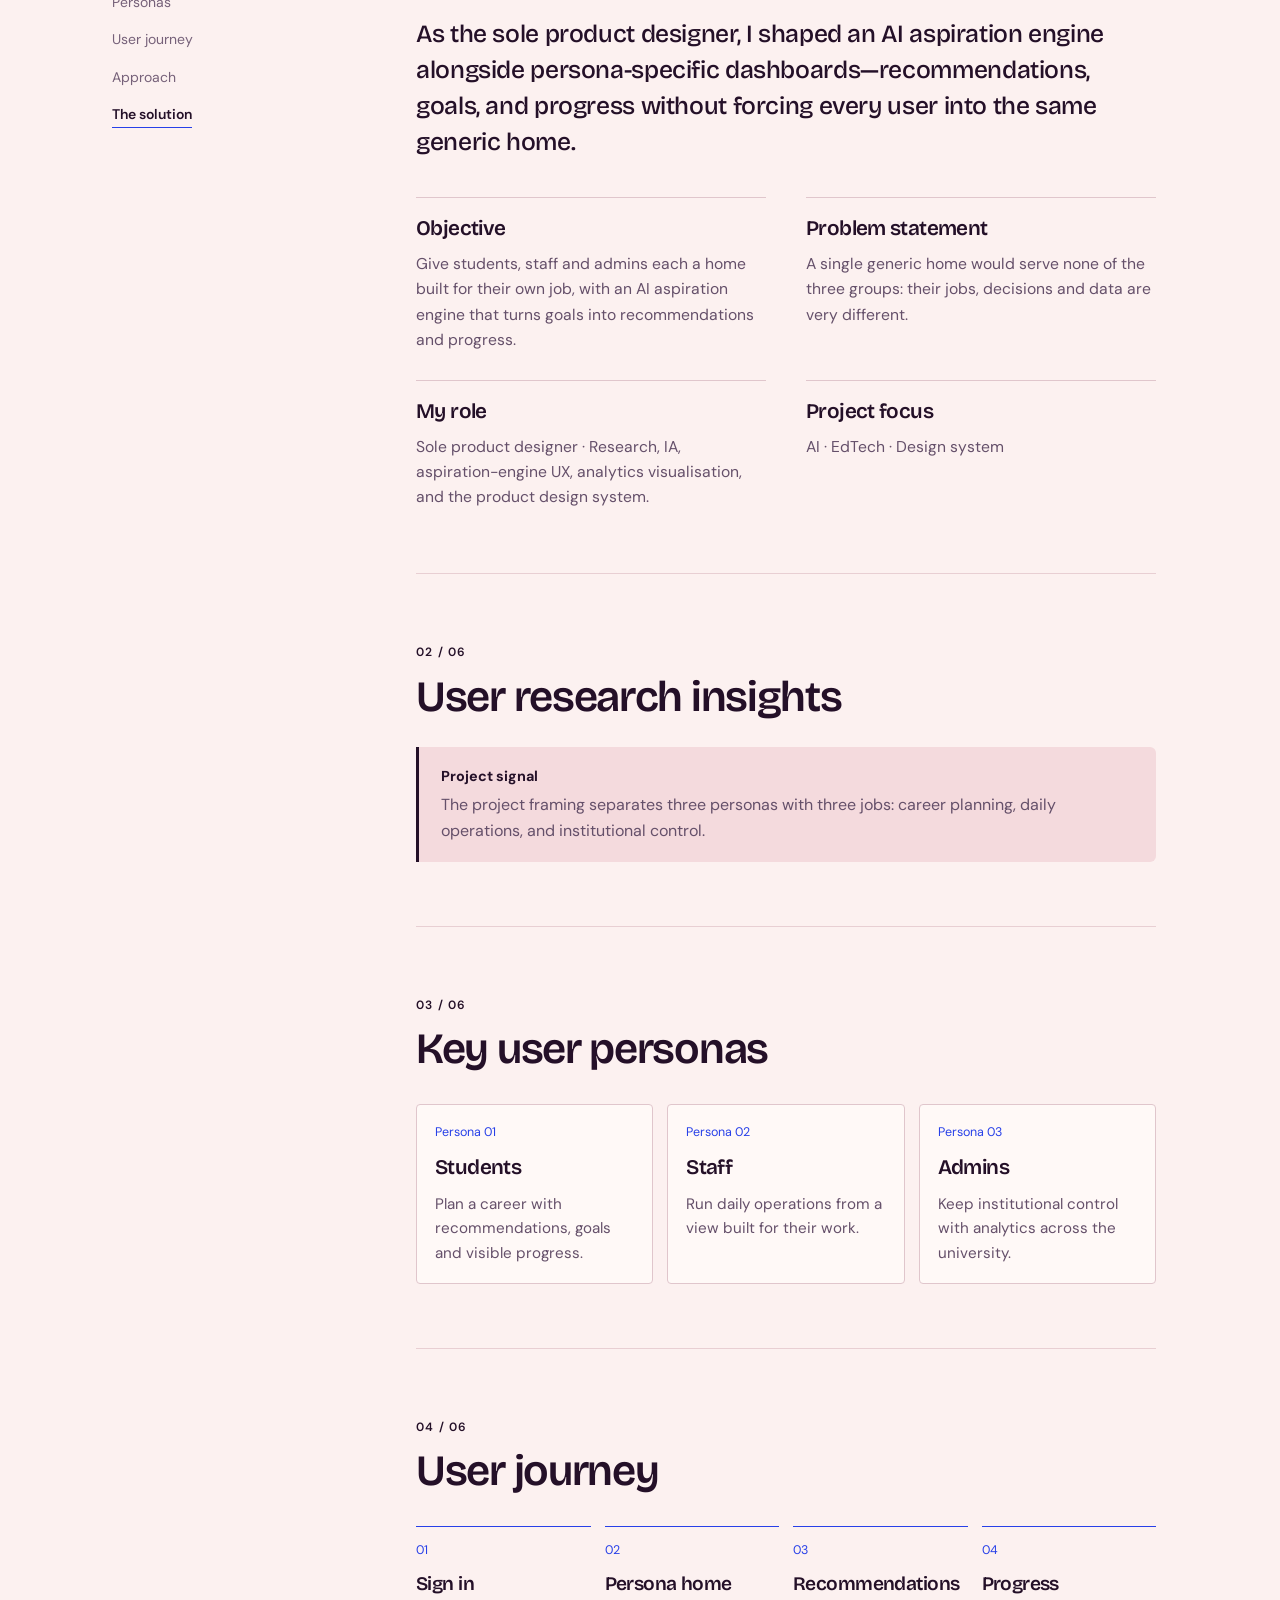
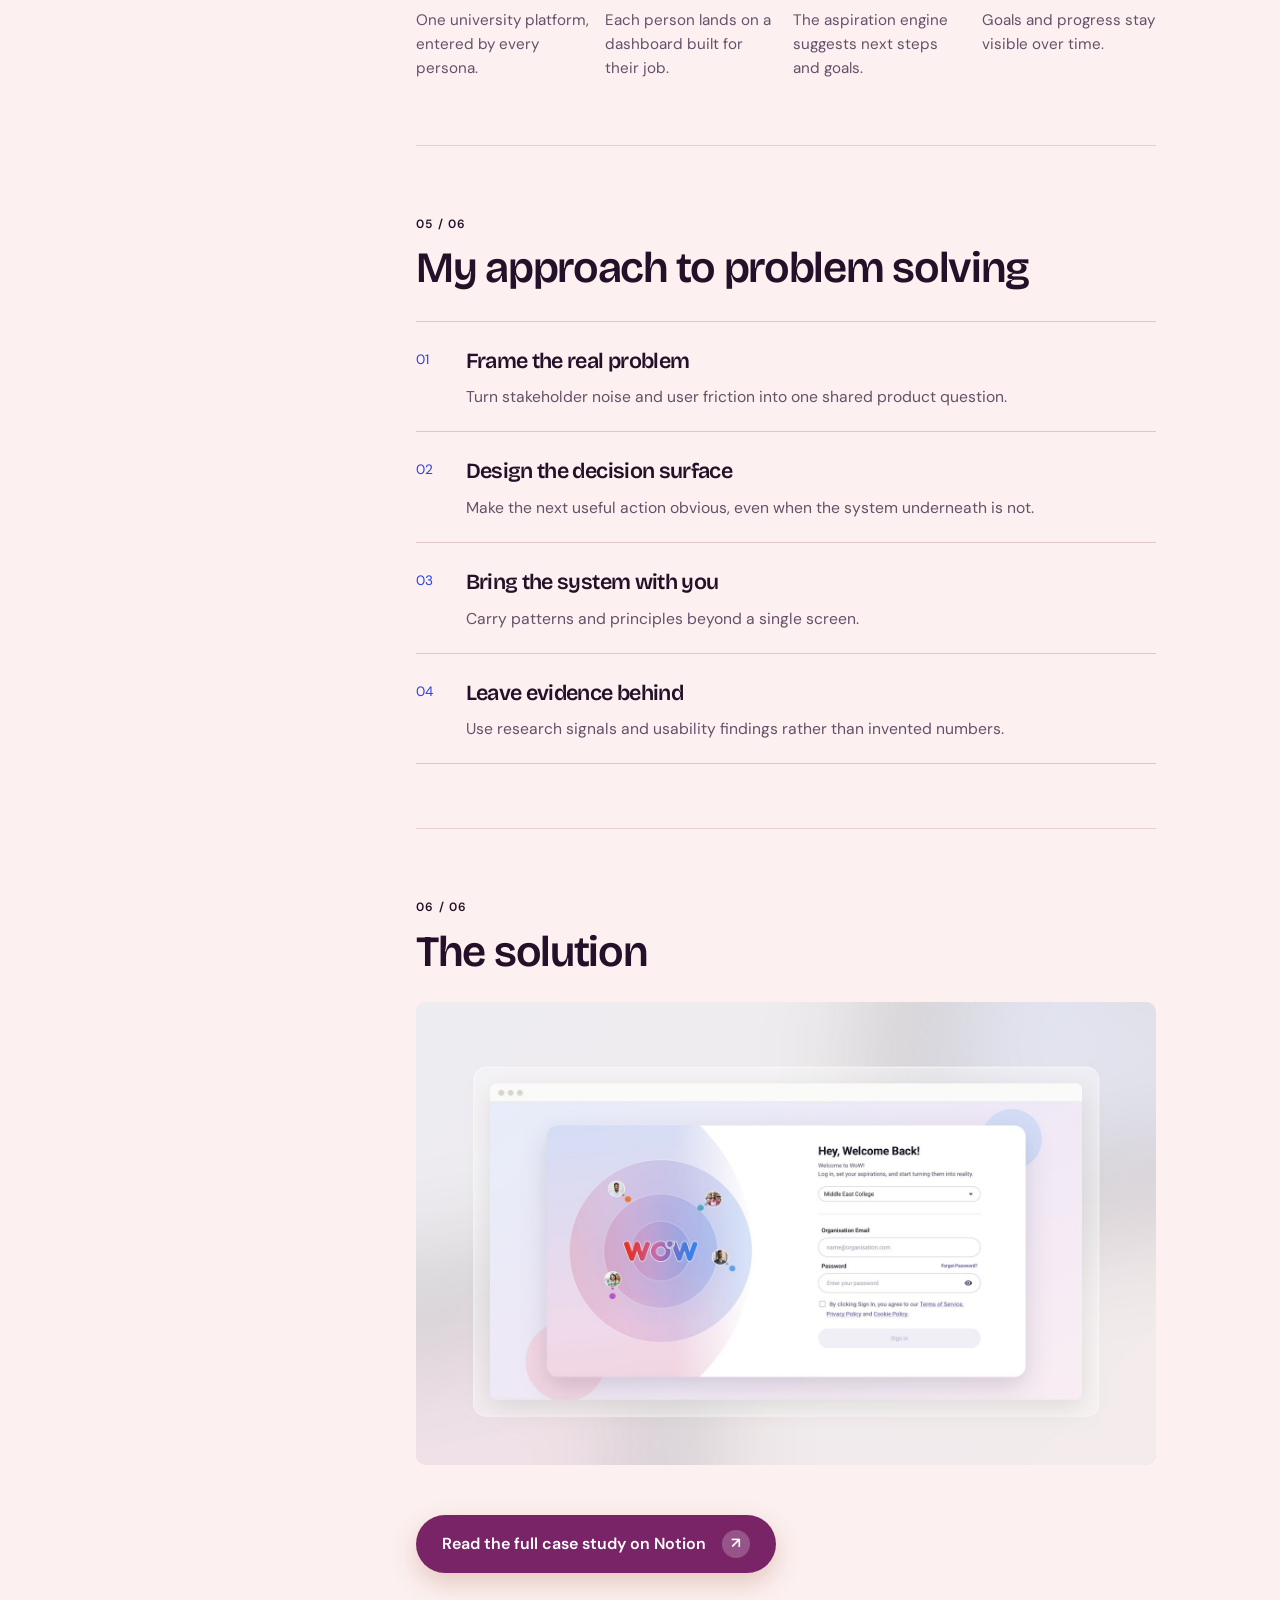
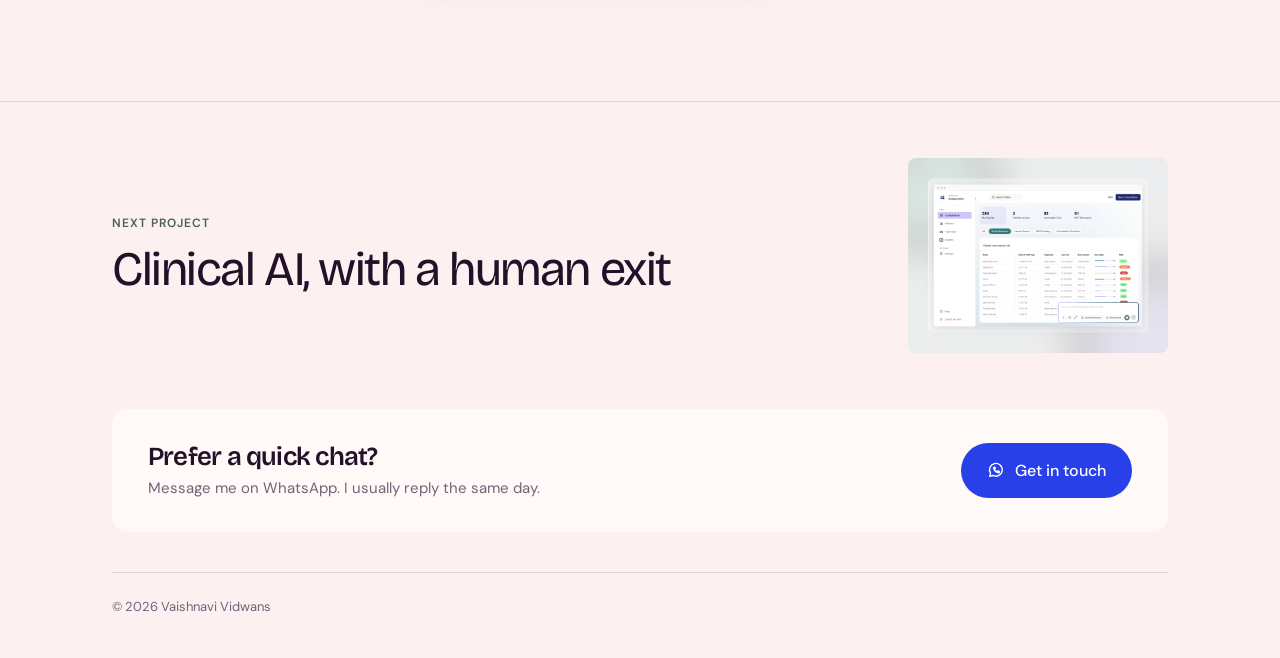
<file: work/ai-academic-dashboards.html>
<!doctype html>
<html lang="en">
<head>
<meta charset="utf-8">
<meta name="viewport" content="width=device-width, initial-scale=1">
<title>AI academic dashboards — Vaishnavi Vidwans</title>
<meta name="description" content="One university platform, three very different jobs: career planning for students, daily operations for staff, and institutional control for admins.">
<meta property="og:title" content="AI academic dashboards — Vaishnavi Vidwans">
<meta property="og:description" content="One university platform, three very different jobs: career planning for students, daily operations for staff, and institutional control for admins.">
<meta property="og:type" content="website">
<meta property="og:url" content="https://vaishnavi-folio-psi.vercel.app/work/ai-academic-dashboards">
<meta property="og:image" content="https://vaishnavi-folio-psi.vercel.app/assets/cover-academic.jpg">
<meta name="twitter:card" content="summary_large_image">
<meta name="theme-color" content="#fcf1f0">
<link rel="icon" href="/assets/favicon.svg" type="image/svg+xml">
<link rel="preconnect" href="https://fonts.googleapis.com">
<link rel="preconnect" href="https://fonts.gstatic.com" crossorigin>
<link href="https://fonts.googleapis.com/css2?family=DM+Sans:opsz,wght@9..40,400..700&amp;family=Bricolage+Grotesque:opsz,wght@12..96,300..800&family=Playfair+Display:ital,wght@1,500..800&amp;family=Geist+Mono:wght@400..600&amp;display=swap" rel="stylesheet">
<link rel="stylesheet" href="/assets/case.css">
</head>
<body>
<a class="skip" href="#main">Skip to content</a>
<div class="progress" aria-hidden="true"></div>

<div class="wrap">
  <header class="site-header">
    <a class="brand" href="/"><i></i>Vaishnavi Vidwans</a>
    <nav class="nav" aria-label="Main">
      <a href="/#services">Services</a>
      <a href="/#work">Work</a>
      <a href="/#about">About</a>
      <a href="/#notes">Field notes</a>
      <a href="/#contact" class="btn btn--plum">Start a project</a>
    </nav>
  </header>
</div>

<main id="main">
  <section class="case-hero">
    <div class="wrap">
      <a class="back" href="/#work">← All work</a>
      <p class="eyebrow">Singularis · EdTech · GCC</p>
      <h1>AI academic dashboards</h1>
      <p class="tagline">One university platform, three very different jobs: career planning for students, daily operations for staff, and institutional control for admins.</p>
      <ul class="pills"><li>AI</li><li>EdTech</li><li>Design system</li></ul>
      <p class="hero-cta"><a class="btn btn--lg btn--cta" href="https://app.notion.so/p/Designing-AI-driven-academic-dashboards-for-3-user-personas-across-GCC-universities-2e71f8d66a6d8098b980e62c07a98036" target="_blank" rel="noopener">Read the full case study on Notion<span class="arr" aria-hidden="true">↗</span><span class="sr" style="position:absolute;left:-9999px">(opens in a new tab)</span></a></p>
      <figure class="hero-shot"><img src="/assets/cover-academic.jpg" alt="WoW platform sign-in screen for a university, shown in a browser window" width="1600" height="1200" fetchpriority="high"></figure>
    </div>
  </section>

  <div class="wrap">
    <div class="case-body">
      <nav class="toc" aria-label="On this page"><ul>
        <li><a href="#ai-academic-dashboards-overview" data-jump="ai-academic-dashboards-overview">Overview</a></li>
        <li><a href="#ai-academic-dashboards-research" data-jump="ai-academic-dashboards-research">Research insights</a></li>
        <li><a href="#ai-academic-dashboards-personas" data-jump="ai-academic-dashboards-personas">Personas</a></li>
        <li><a href="#ai-academic-dashboards-journey" data-jump="ai-academic-dashboards-journey">User journey</a></li>
        <li><a href="#ai-academic-dashboards-approach" data-jump="ai-academic-dashboards-approach">Approach</a></li>
        <li><a href="#ai-academic-dashboards-solution" data-jump="ai-academic-dashboards-solution">The solution</a></li>
      </ul></nav>
      <div>
        <section class="cs" id="ai-academic-dashboards-overview" aria-labelledby="ai-academic-dashboards-overview-h">
          <span class="cs__no">01 / 06</span>
          <h2 id="ai-academic-dashboards-overview-h">Project overview</h2>
          <p class="lead">As the sole product designer, I shaped an AI aspiration engine alongside persona-specific dashboards—recommendations, goals, and progress without forcing every user into the same generic home.</p>
          <div class="pair">
            <div><h3>Objective</h3><p>Give students, staff and admins each a home built for their own job, with an AI aspiration engine that turns goals into recommendations and progress.</p></div>
            <div><h3>Problem statement</h3><p>A single generic home would serve none of the three groups: their jobs, decisions and data are very different.</p></div>
            <div><h3>My role</h3><p>Sole product designer · Research, IA, aspiration-engine UX, analytics visualisation, and the product design system.</p></div>
            <div><h3>Project focus</h3><p>AI · EdTech · Design system</p></div>
          </div>
        </section>
        <section class="cs" id="ai-academic-dashboards-research" aria-labelledby="ai-academic-dashboards-research-h">
          <span class="cs__no">02 / 06</span>
          <h2 id="ai-academic-dashboards-research-h">User research insights</h2>
          <div class="callout"><strong>Project signal</strong><p>The project framing separates three personas with three jobs: career planning, daily operations, and institutional control.</p></div>
        </section>
        <section class="cs" id="ai-academic-dashboards-personas" aria-labelledby="ai-academic-dashboards-personas-h">
          <span class="cs__no">03 / 06</span>
          <h2 id="ai-academic-dashboards-personas-h">Key user personas</h2>
          <div class="personas"><div class="persona"><span class="no">Persona 01</span><h3>Students</h3><p>Plan a career with recommendations, goals and visible progress.</p></div><div class="persona"><span class="no">Persona 02</span><h3>Staff</h3><p>Run daily operations from a view built for their work.</p></div><div class="persona"><span class="no">Persona 03</span><h3>Admins</h3><p>Keep institutional control with analytics across the university.</p></div></div>
        </section>
        <section class="cs" id="ai-academic-dashboards-journey" aria-labelledby="ai-academic-dashboards-journey-h">
          <span class="cs__no">04 / 06</span>
          <h2 id="ai-academic-dashboards-journey-h">User journey</h2>
          <ol class="journey"><li><span class="no">01</span><h3>Sign in</h3><p>One university platform, entered by every persona.</p></li><li><span class="no">02</span><h3>Persona home</h3><p>Each person lands on a dashboard built for their job.</p></li><li><span class="no">03</span><h3>Recommendations</h3><p>The aspiration engine suggests next steps and goals.</p></li><li><span class="no">04</span><h3>Progress</h3><p>Goals and progress stay visible over time.</p></li></ol>
        </section>
        <section class="cs" id="ai-academic-dashboards-approach" aria-labelledby="ai-academic-dashboards-approach-h">
          <span class="cs__no">05 / 06</span>
          <h2 id="ai-academic-dashboards-approach-h">My approach to problem solving</h2>
          <ol class="approach">
            <li><span class="no">01</span><div><h3>Frame the real problem</h3><p>Turn stakeholder noise and user friction into one shared product question.</p></div></li>
            <li><span class="no">02</span><div><h3>Design the decision surface</h3><p>Make the next useful action obvious, even when the system underneath is not.</p></div></li>
            <li><span class="no">03</span><div><h3>Bring the system with you</h3><p>Carry patterns and principles beyond a single screen.</p></div></li>
            <li><span class="no">04</span><div><h3>Leave evidence behind</h3><p>Use research signals and usability findings rather than invented numbers.</p></div></li>
          </ol>
        </section>
        <section class="cs" id="ai-academic-dashboards-solution" aria-labelledby="ai-academic-dashboards-solution-h">
          <span class="cs__no">06 / 06</span>
          <h2 id="ai-academic-dashboards-solution-h">The solution</h2>
          <figure class="hero-shot solution__shot"><img src="/assets/cover-academic.jpg" alt="WoW platform sign-in screen for a university, shown in a browser window" width="1600" height="1200" loading="lazy"></figure>
          <a class="btn btn--lg btn--cta" href="https://app.notion.so/p/Designing-AI-driven-academic-dashboards-for-3-user-personas-across-GCC-universities-2e71f8d66a6d8098b980e62c07a98036" target="_blank" rel="noopener">Read the full case study on Notion<span class="arr" aria-hidden="true">↗</span><span class="sr" style="position:absolute;left:-9999px">(opens in a new tab)</span></a>
        </section>
      </div>
    </div>
  </div>

  <section class="next" aria-label="Next project">
    <div class="wrap">
      <a href="/work/clinical-ai">
        <span><small>Next project</small><h2>Clinical AI, with a human exit</h2></span>
        <span class="thumb"><img src="/assets/cover-clinical-ai.jpg" alt="" loading="lazy" width="1600" height="1200"></span>
      </a>
    </div>
  </section>
</main>
<div class="wrap">
  <section class="chat" aria-label="Message on WhatsApp">
    <div>
      <h2>Prefer a quick chat?</h2>
      <p>Message me on WhatsApp. I usually reply the same day.</p>
    </div>
    <a href="https://wa.me/917218270459?text=Hi%20Vaishnavi%2C%20I%20saw%20your%20portfolio%20and%20would%20like%20to%20talk%20about%20a%20project." class="btn" target="_blank" rel="noopener">
      <svg aria-hidden="true" width="18" height="18" viewBox="0 0 24 24" fill="none" stroke="#FFFFFF" stroke-width="1.8" stroke-linecap="round" stroke-linejoin="round"><path d="M3.5 20.5l1.3-4A8.5 8.5 0 1 1 8 19.3z"></path><path d="M9 9.5c.3 2 2.3 4.2 4.5 4.8l1.2-1.2 2 1-.5 1.6c-3.6.4-7.6-3.4-7.4-7l1.5-.6 1 2z"></path></svg>
      Get in touch
    </a>
  </section>

  <footer class="site-footer">
    <span>© 2026 Vaishnavi Vidwans</span>
  </footer>
</div>
<script src="/assets/case.js" defer></script>
</body>
</html>
</file>
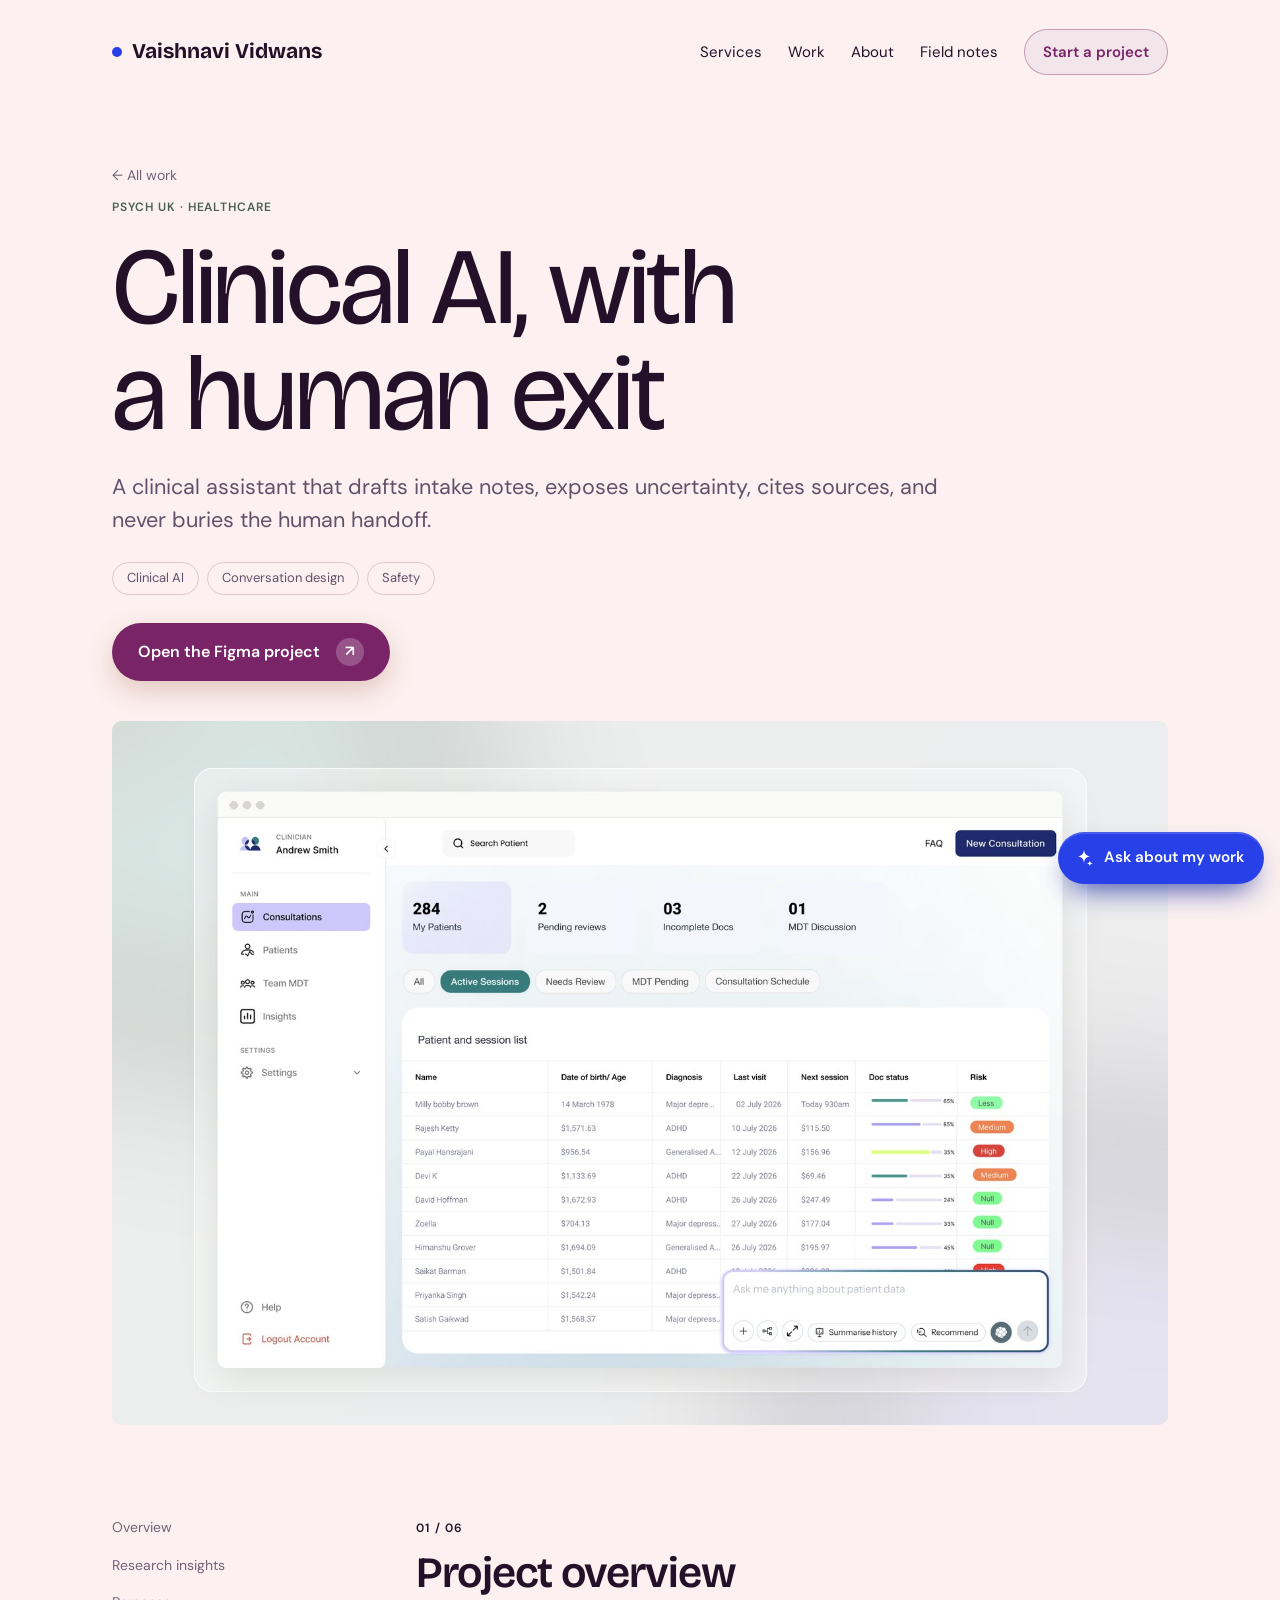
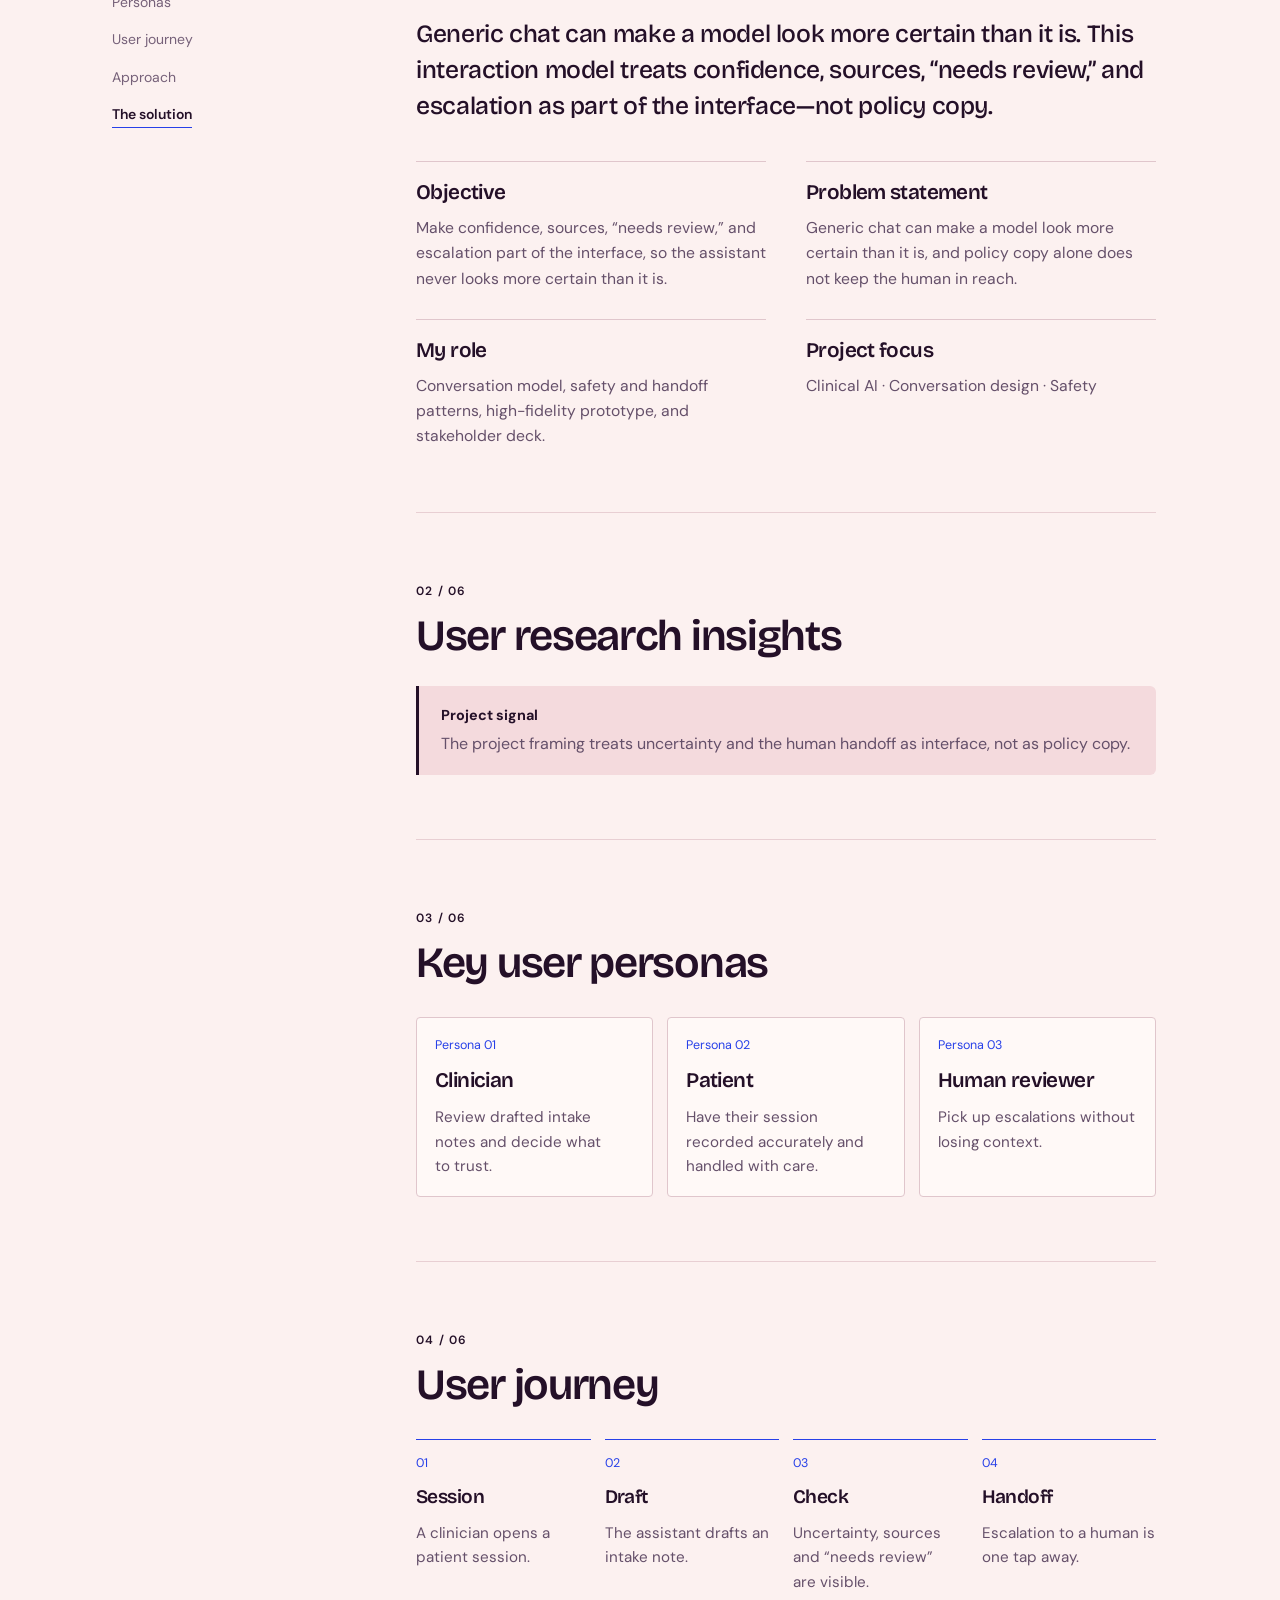
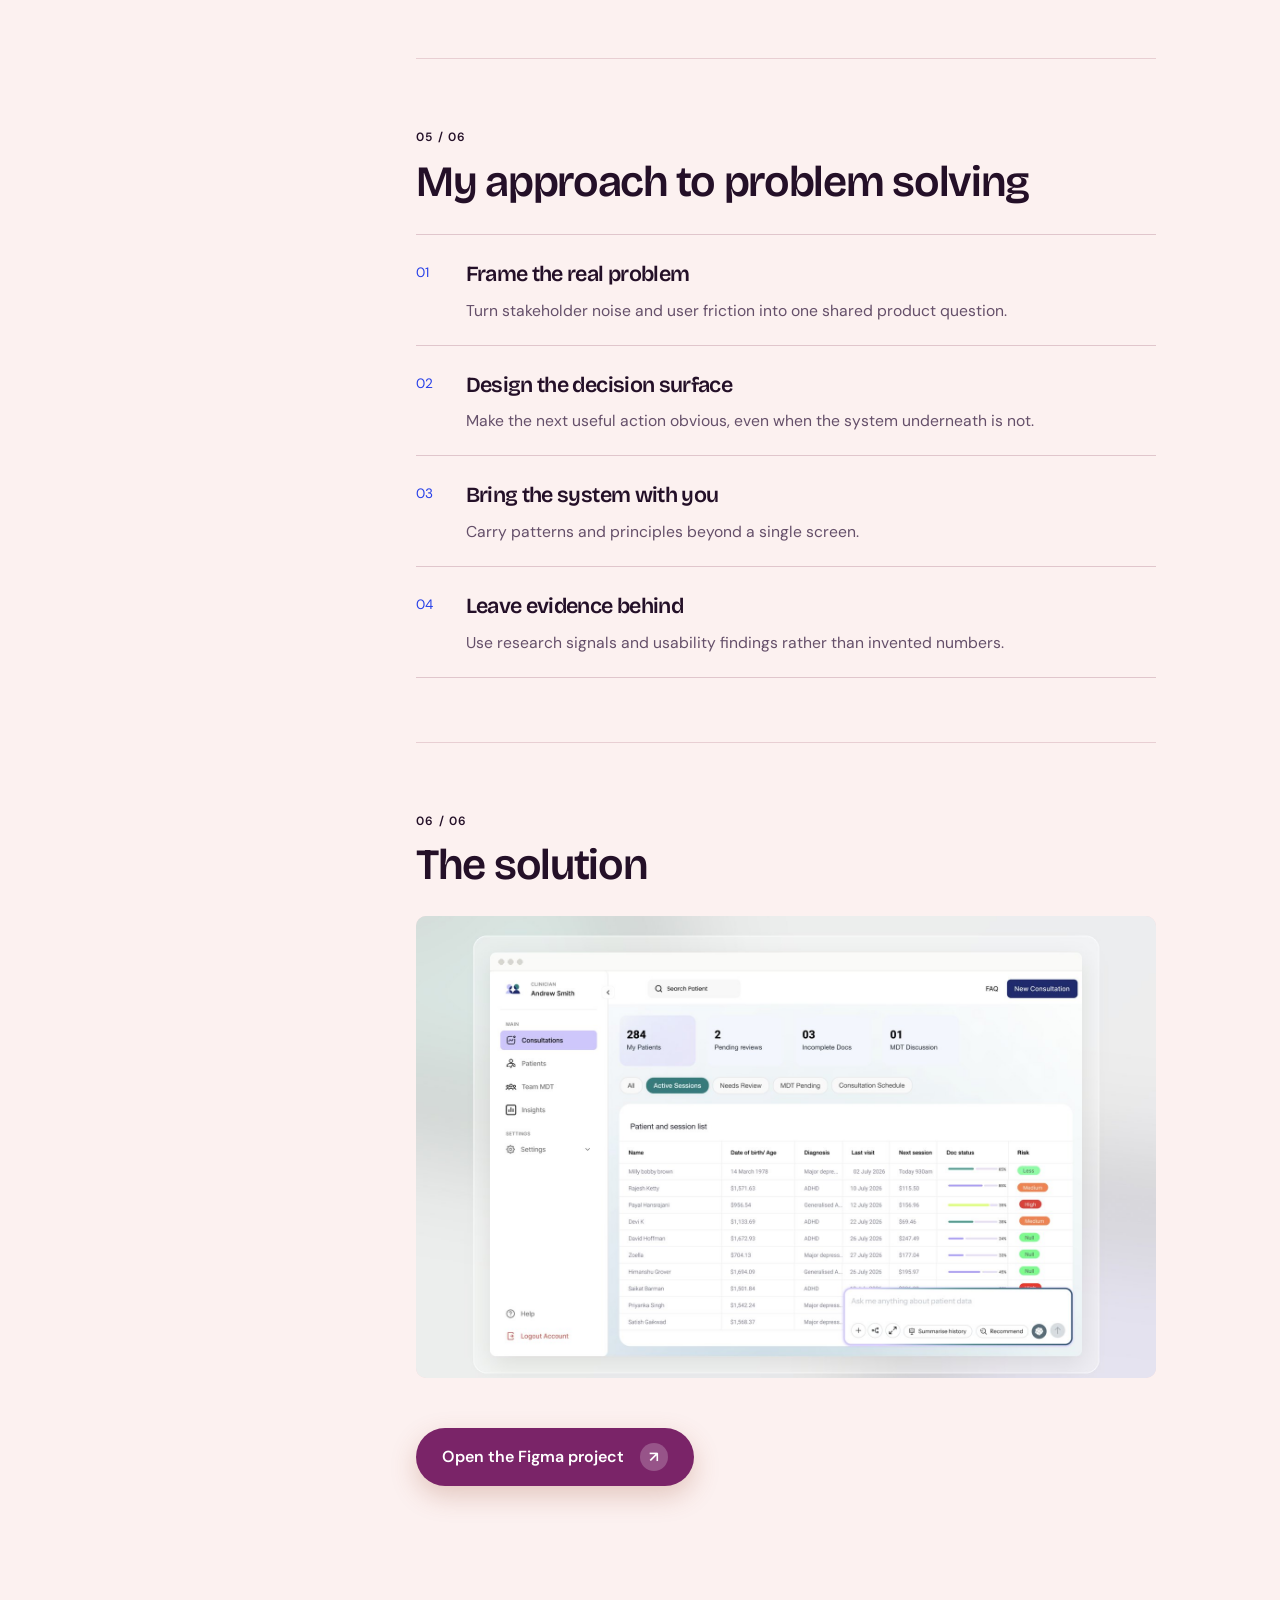
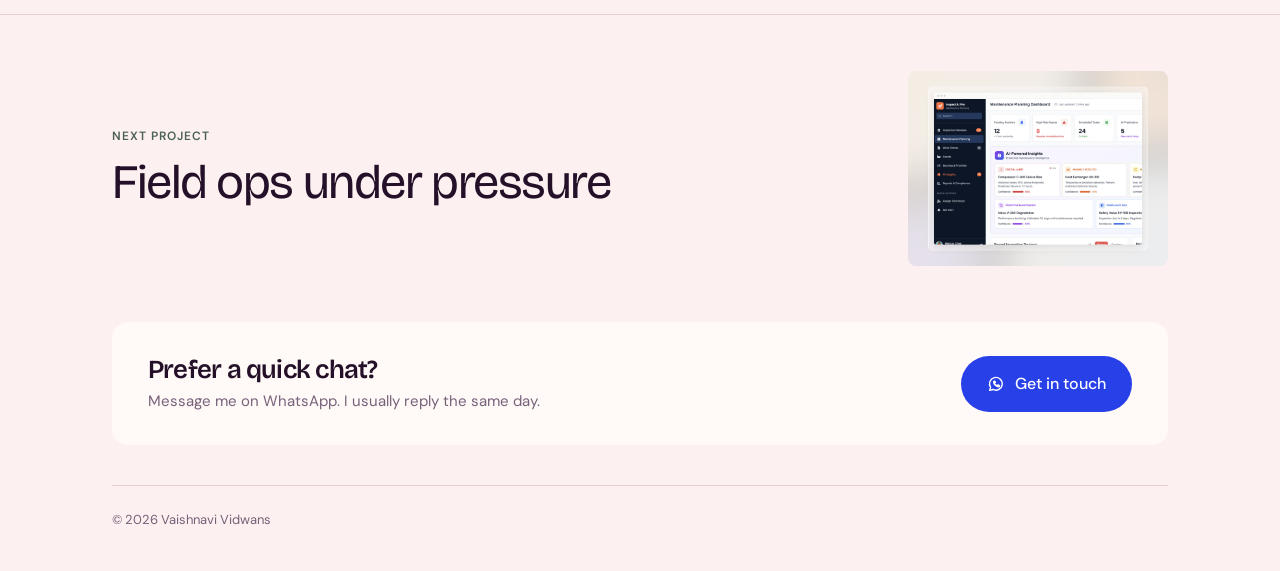
<file: work/clinical-ai.html>
<!doctype html>
<html lang="en">
<head>
<meta charset="utf-8">
<meta name="viewport" content="width=device-width, initial-scale=1">
<title>Clinical AI, with a human exit — Vaishnavi Vidwans</title>
<meta name="description" content="A clinical assistant that drafts intake notes, exposes uncertainty, cites sources, and never buries the human handoff.">
<meta property="og:title" content="Clinical AI, with a human exit — Vaishnavi Vidwans">
<meta property="og:description" content="A clinical assistant that drafts intake notes, exposes uncertainty, cites sources, and never buries the human handoff.">
<meta property="og:type" content="website">
<meta property="og:url" content="https://vaishnavi-folio-psi.vercel.app/work/clinical-ai">
<meta property="og:image" content="https://vaishnavi-folio-psi.vercel.app/assets/cover-clinical-ai.jpg">
<meta name="twitter:card" content="summary_large_image">
<meta name="theme-color" content="#fcf1f0">
<link rel="icon" href="/assets/favicon.svg" type="image/svg+xml">
<link rel="preconnect" href="https://fonts.googleapis.com">
<link rel="preconnect" href="https://fonts.gstatic.com" crossorigin>
<link href="https://fonts.googleapis.com/css2?family=DM+Sans:opsz,wght@9..40,400..700&amp;family=Bricolage+Grotesque:opsz,wght@12..96,300..800&family=Playfair+Display:ital,wght@1,500..800&amp;family=Geist+Mono:wght@400..600&amp;display=swap" rel="stylesheet">
<link rel="stylesheet" href="/assets/case.css">
</head>
<body>
<a class="skip" href="#main">Skip to content</a>
<div class="progress" aria-hidden="true"></div>

<div class="wrap">
  <header class="site-header">
    <a class="brand" href="/"><i></i>Vaishnavi Vidwans</a>
    <nav class="nav" aria-label="Main">
      <a href="/#services">Services</a>
      <a href="/#work">Work</a>
      <a href="/#about">About</a>
      <a href="/#notes">Field notes</a>
      <a href="/#contact" class="btn btn--plum">Start a project</a>
    </nav>
  </header>
</div>

<main id="main">
  <section class="case-hero">
    <div class="wrap">
      <a class="back" href="/#work">← All work</a>
      <p class="eyebrow">Psych UK · Healthcare</p>
      <h1>Clinical AI, with a human exit</h1>
      <p class="tagline">A clinical assistant that drafts intake notes, exposes uncertainty, cites sources, and never buries the human handoff.</p>
      <ul class="pills"><li>Clinical AI</li><li>Conversation design</li><li>Safety</li></ul>
      <p class="hero-cta"><a class="btn btn--lg btn--cta" href="https://www.figma.com/proto/FSnVj7XMJEiHjPonMvpbTK/Psych-UK-Clinical-chatbot?node-id=151-137&amp;t=DtY8X72Q4dz5zzmS-1&amp;scaling=contain&amp;content-scaling=fixed&amp;page-id=0%3A1&amp;starting-point-node-id=151%3A137" target="_blank" rel="noopener">Open the Figma project<span class="arr" aria-hidden="true">↗</span><span class="sr" style="position:absolute;left:-9999px">(opens in a new tab)</span></a></p>
      <figure class="hero-shot"><img src="/assets/cover-clinical-ai.jpg" alt="Clinician dashboard with a patient session list and an AI assistant prompt, shown in a browser window" width="1600" height="1200" fetchpriority="high"></figure>
    </div>
  </section>

  <div class="wrap">
    <div class="case-body">
      <nav class="toc" aria-label="On this page"><ul>
        <li><a href="#clinical-ai-overview" data-jump="clinical-ai-overview">Overview</a></li>
        <li><a href="#clinical-ai-research" data-jump="clinical-ai-research">Research insights</a></li>
        <li><a href="#clinical-ai-personas" data-jump="clinical-ai-personas">Personas</a></li>
        <li><a href="#clinical-ai-journey" data-jump="clinical-ai-journey">User journey</a></li>
        <li><a href="#clinical-ai-approach" data-jump="clinical-ai-approach">Approach</a></li>
        <li><a href="#clinical-ai-solution" data-jump="clinical-ai-solution">The solution</a></li>
      </ul></nav>
      <div>
        <section class="cs" id="clinical-ai-overview" aria-labelledby="clinical-ai-overview-h">
          <span class="cs__no">01 / 06</span>
          <h2 id="clinical-ai-overview-h">Project overview</h2>
          <p class="lead">Generic chat can make a model look more certain than it is. This interaction model treats confidence, sources, “needs review,” and escalation as part of the interface—not policy copy.</p>
          <div class="pair">
            <div><h3>Objective</h3><p>Make confidence, sources, “needs review,” and escalation part of the interface, so the assistant never looks more certain than it is.</p></div>
            <div><h3>Problem statement</h3><p>Generic chat can make a model look more certain than it is, and policy copy alone does not keep the human in reach.</p></div>
            <div><h3>My role</h3><p>Conversation model, safety and handoff patterns, high-fidelity prototype, and stakeholder deck.</p></div>
            <div><h3>Project focus</h3><p>Clinical AI · Conversation design · Safety</p></div>
          </div>
        </section>
        <section class="cs" id="clinical-ai-research" aria-labelledby="clinical-ai-research-h">
          <span class="cs__no">02 / 06</span>
          <h2 id="clinical-ai-research-h">User research insights</h2>
          <div class="callout"><strong>Project signal</strong><p>The project framing treats uncertainty and the human handoff as interface, not as policy copy.</p></div>
        </section>
        <section class="cs" id="clinical-ai-personas" aria-labelledby="clinical-ai-personas-h">
          <span class="cs__no">03 / 06</span>
          <h2 id="clinical-ai-personas-h">Key user personas</h2>
          <div class="personas"><div class="persona"><span class="no">Persona 01</span><h3>Clinician</h3><p>Review drafted intake notes and decide what to trust.</p></div><div class="persona"><span class="no">Persona 02</span><h3>Patient</h3><p>Have their session recorded accurately and handled with care.</p></div><div class="persona"><span class="no">Persona 03</span><h3>Human reviewer</h3><p>Pick up escalations without losing context.</p></div></div>
        </section>
        <section class="cs" id="clinical-ai-journey" aria-labelledby="clinical-ai-journey-h">
          <span class="cs__no">04 / 06</span>
          <h2 id="clinical-ai-journey-h">User journey</h2>
          <ol class="journey"><li><span class="no">01</span><h3>Session</h3><p>A clinician opens a patient session.</p></li><li><span class="no">02</span><h3>Draft</h3><p>The assistant drafts an intake note.</p></li><li><span class="no">03</span><h3>Check</h3><p>Uncertainty, sources and “needs review” are visible.</p></li><li><span class="no">04</span><h3>Handoff</h3><p>Escalation to a human is one tap away.</p></li></ol>
        </section>
        <section class="cs" id="clinical-ai-approach" aria-labelledby="clinical-ai-approach-h">
          <span class="cs__no">05 / 06</span>
          <h2 id="clinical-ai-approach-h">My approach to problem solving</h2>
          <ol class="approach">
            <li><span class="no">01</span><div><h3>Frame the real problem</h3><p>Turn stakeholder noise and user friction into one shared product question.</p></div></li>
            <li><span class="no">02</span><div><h3>Design the decision surface</h3><p>Make the next useful action obvious, even when the system underneath is not.</p></div></li>
            <li><span class="no">03</span><div><h3>Bring the system with you</h3><p>Carry patterns and principles beyond a single screen.</p></div></li>
            <li><span class="no">04</span><div><h3>Leave evidence behind</h3><p>Use research signals and usability findings rather than invented numbers.</p></div></li>
          </ol>
        </section>
        <section class="cs" id="clinical-ai-solution" aria-labelledby="clinical-ai-solution-h">
          <span class="cs__no">06 / 06</span>
          <h2 id="clinical-ai-solution-h">The solution</h2>
          <figure class="hero-shot solution__shot"><img src="/assets/cover-clinical-ai.jpg" alt="Clinician dashboard with a patient session list and an AI assistant prompt, shown in a browser window" width="1600" height="1200" loading="lazy"></figure>
          <a class="btn btn--lg btn--cta" href="https://www.figma.com/proto/FSnVj7XMJEiHjPonMvpbTK/Psych-UK-Clinical-chatbot?node-id=151-137&amp;t=DtY8X72Q4dz5zzmS-1&amp;scaling=contain&amp;content-scaling=fixed&amp;page-id=0%3A1&amp;starting-point-node-id=151%3A137" target="_blank" rel="noopener">Open the Figma project<span class="arr" aria-hidden="true">↗</span><span class="sr" style="position:absolute;left:-9999px">(opens in a new tab)</span></a>
        </section>
      </div>
    </div>
  </div>

  <section class="next" aria-label="Next project">
    <div class="wrap">
      <a href="/work/field-ops">
        <span><small>Next project</small><h2>Field ops under pressure</h2></span>
        <span class="thumb"><img src="/assets/cover-field-ops.jpg" alt="" loading="lazy" width="1600" height="1200"></span>
      </a>
    </div>
  </section>
</main>
<div class="wrap">
  <section class="chat" aria-label="Message on WhatsApp">
    <div>
      <h2>Prefer a quick chat?</h2>
      <p>Message me on WhatsApp. I usually reply the same day.</p>
    </div>
    <a href="https://wa.me/917218270459?text=Hi%20Vaishnavi%2C%20I%20saw%20your%20portfolio%20and%20would%20like%20to%20talk%20about%20a%20project." class="btn" target="_blank" rel="noopener">
      <svg aria-hidden="true" width="18" height="18" viewBox="0 0 24 24" fill="none" stroke="#FFFFFF" stroke-width="1.8" stroke-linecap="round" stroke-linejoin="round"><path d="M3.5 20.5l1.3-4A8.5 8.5 0 1 1 8 19.3z"></path><path d="M9 9.5c.3 2 2.3 4.2 4.5 4.8l1.2-1.2 2 1-.5 1.6c-3.6.4-7.6-3.4-7.4-7l1.5-.6 1 2z"></path></svg>
      Get in touch
    </a>
  </section>

  <footer class="site-footer">
    <span>© 2026 Vaishnavi Vidwans</span>
  </footer>
</div>
<script src="/assets/case.js" defer></script>
</body>
</html>
</file>
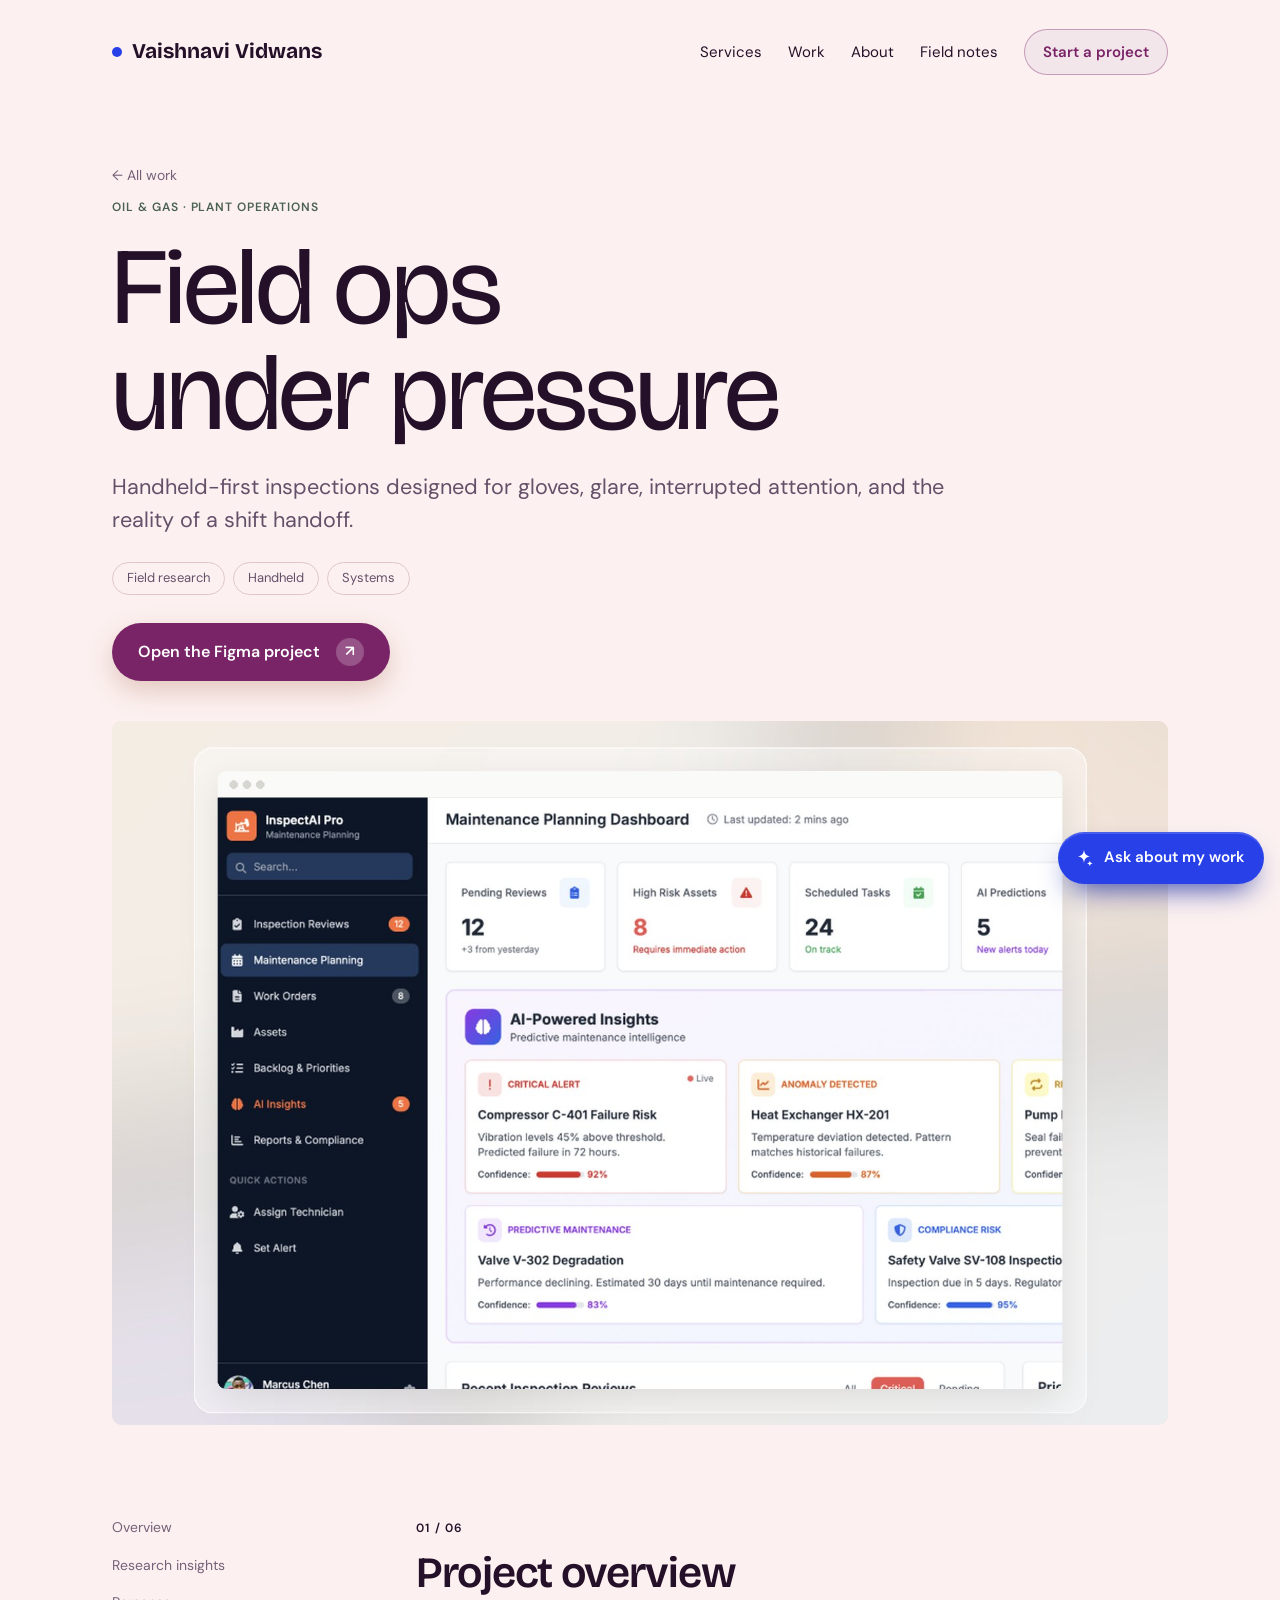
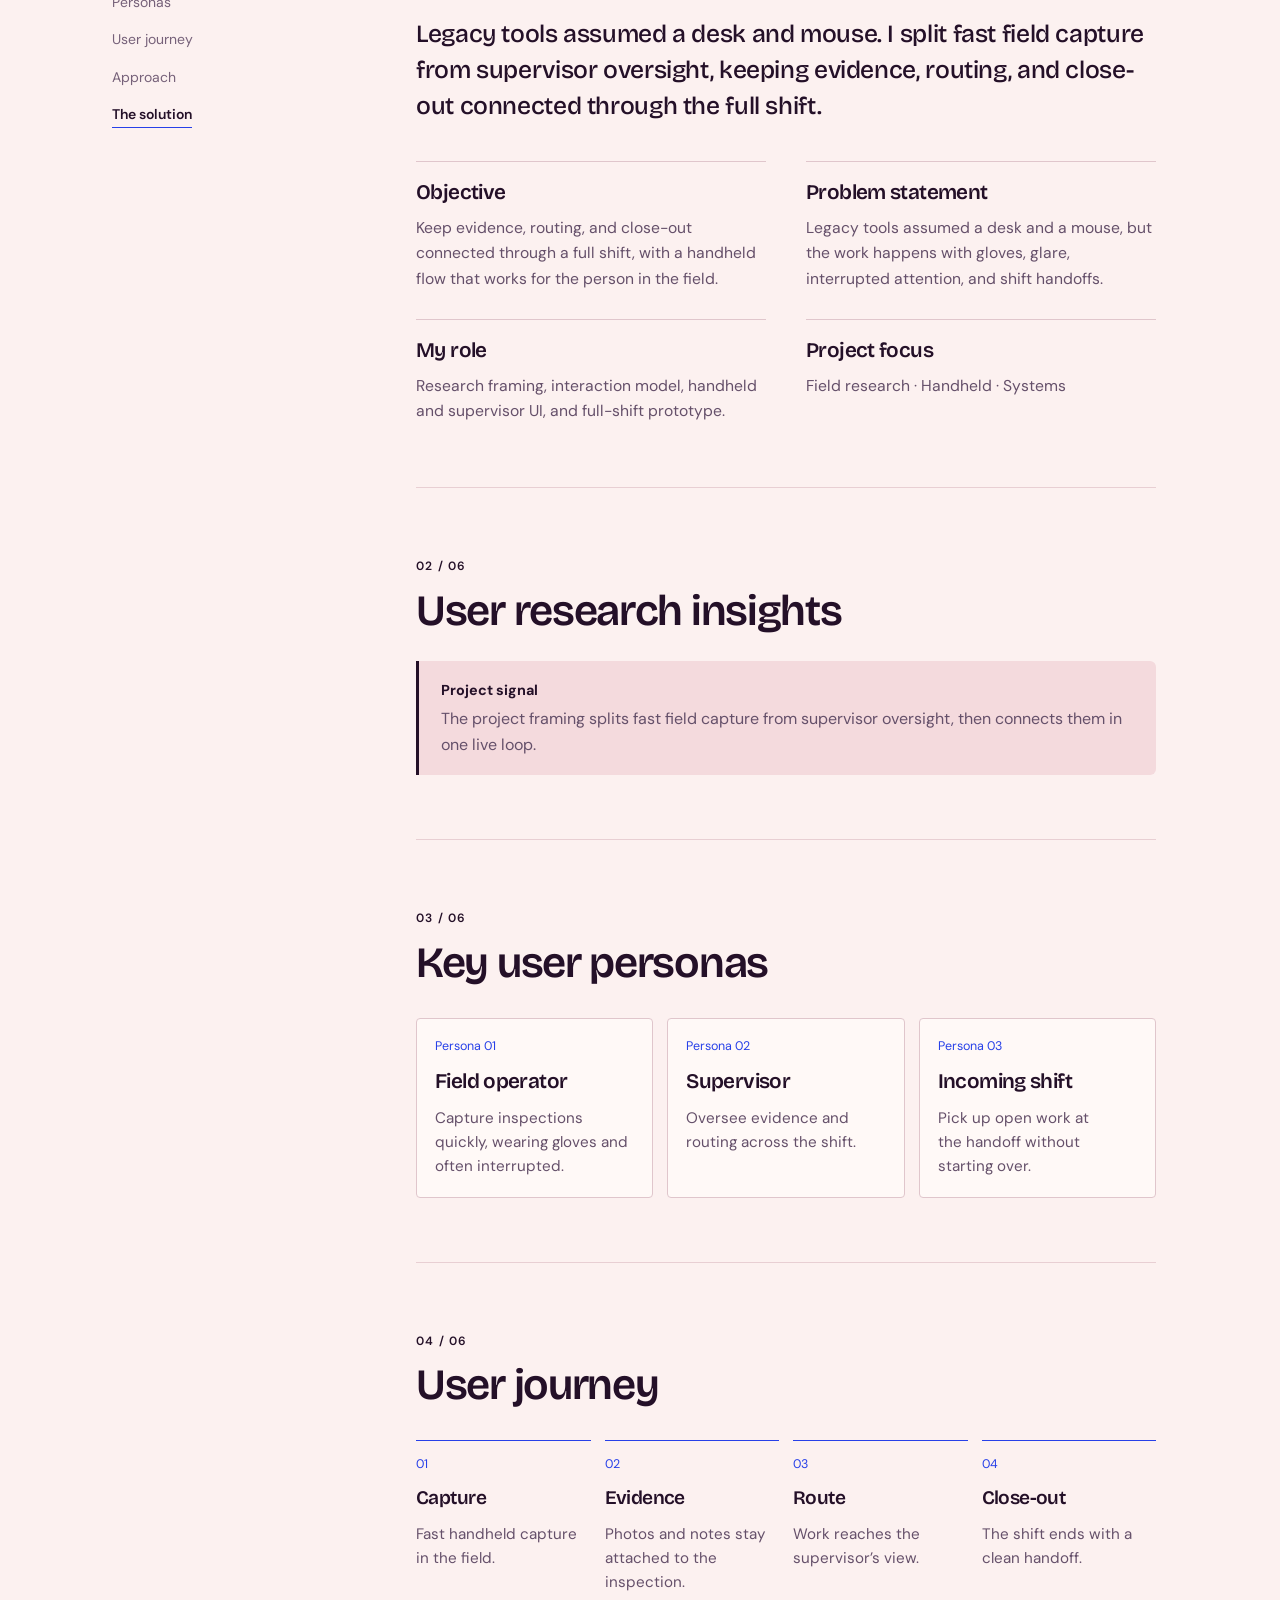
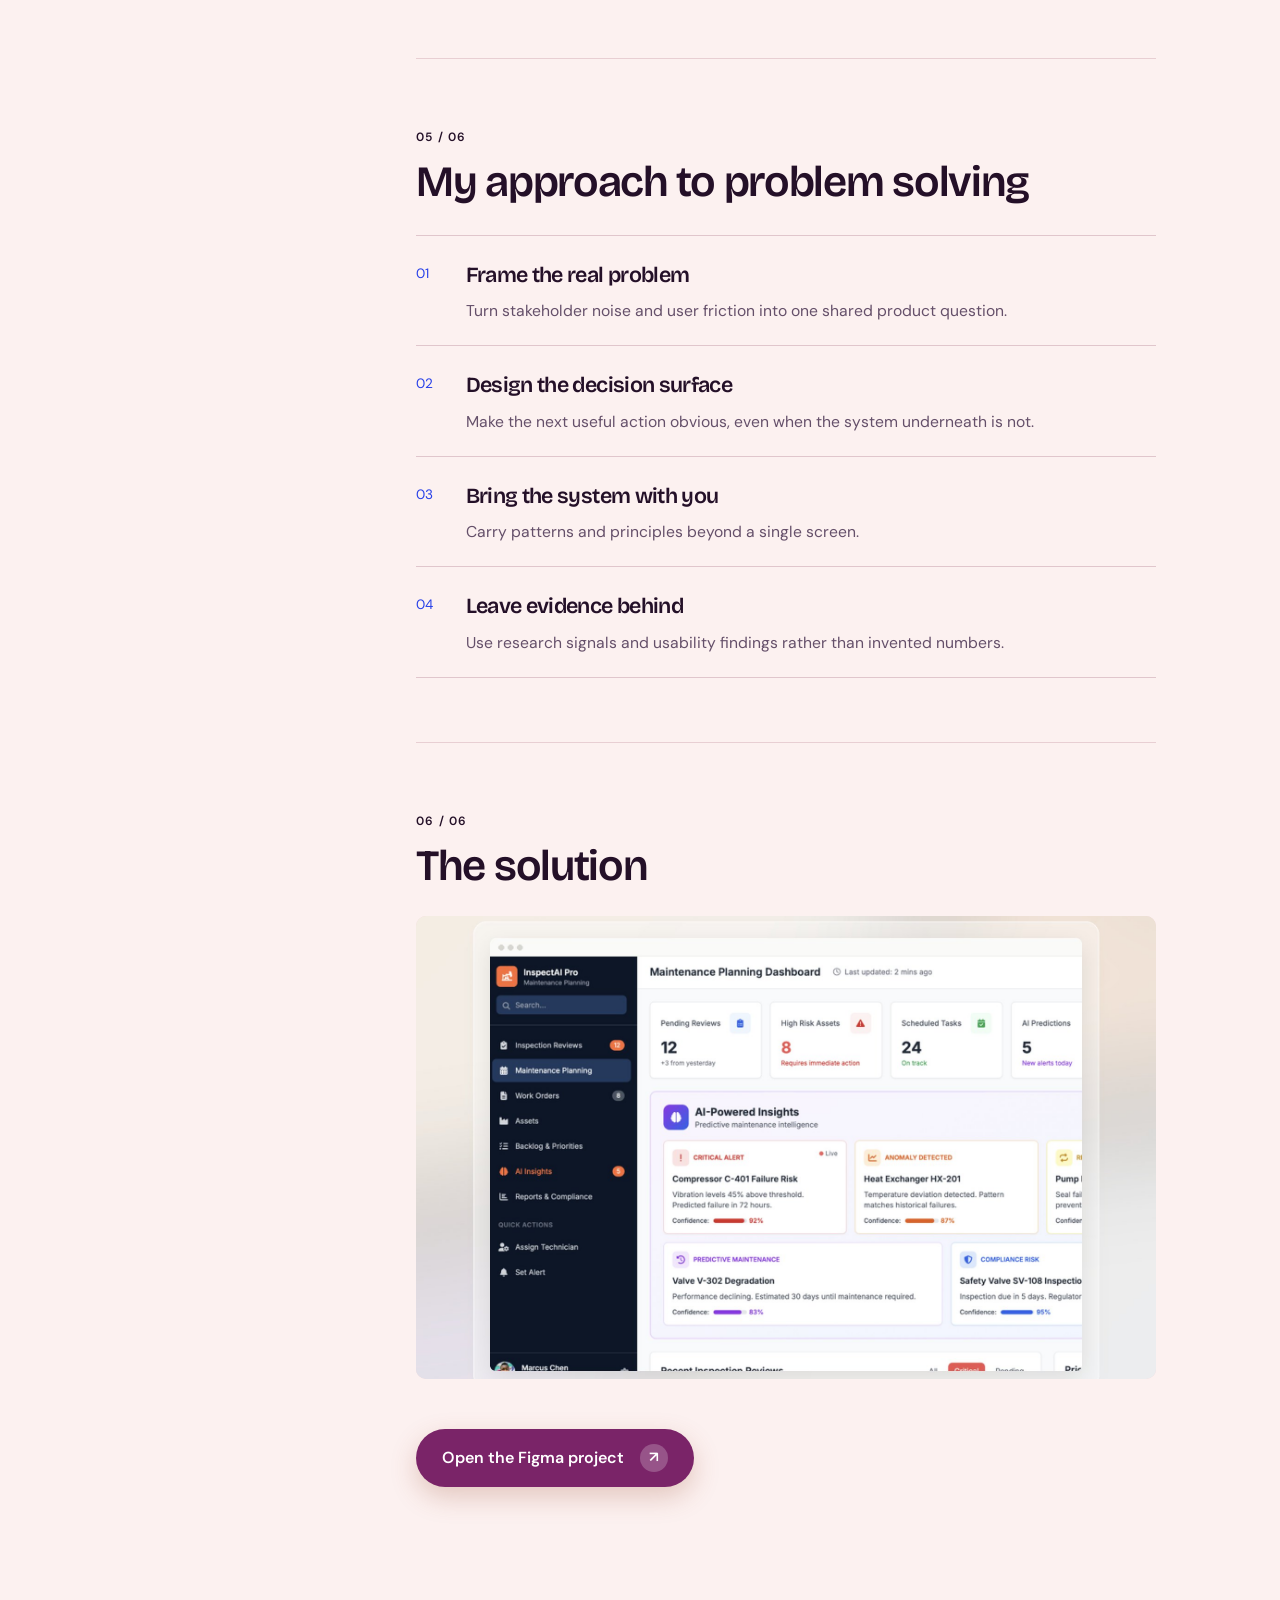
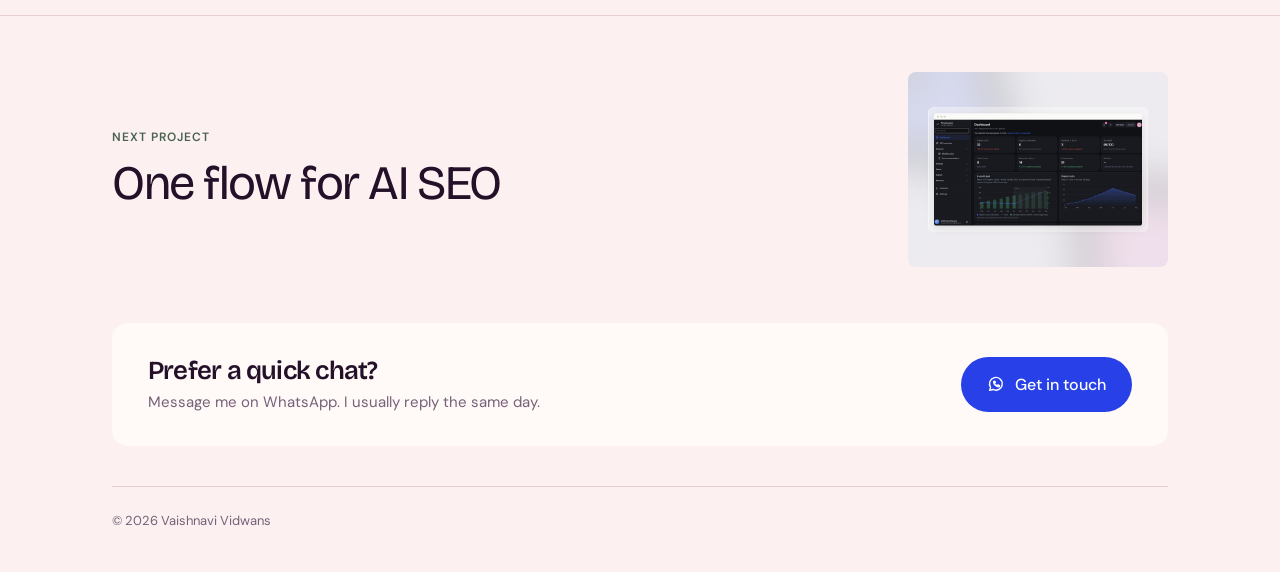
<file: work/field-ops.html>
<!doctype html>
<html lang="en">
<head>
<meta charset="utf-8">
<meta name="viewport" content="width=device-width, initial-scale=1">
<title>Field ops under pressure — Vaishnavi Vidwans</title>
<meta name="description" content="Handheld-first inspections designed for gloves, glare, interrupted attention, and the reality of a shift handoff.">
<meta property="og:title" content="Field ops under pressure — Vaishnavi Vidwans">
<meta property="og:description" content="Handheld-first inspections designed for gloves, glare, interrupted attention, and the reality of a shift handoff.">
<meta property="og:type" content="website">
<meta property="og:url" content="https://vaishnavi-folio-psi.vercel.app/work/field-ops">
<meta property="og:image" content="https://vaishnavi-folio-psi.vercel.app/assets/cover-field-ops.jpg">
<meta name="twitter:card" content="summary_large_image">
<meta name="theme-color" content="#fcf1f0">
<link rel="icon" href="/assets/favicon.svg" type="image/svg+xml">
<link rel="preconnect" href="https://fonts.googleapis.com">
<link rel="preconnect" href="https://fonts.gstatic.com" crossorigin>
<link href="https://fonts.googleapis.com/css2?family=DM+Sans:opsz,wght@9..40,400..700&amp;family=Bricolage+Grotesque:opsz,wght@12..96,300..800&family=Playfair+Display:ital,wght@1,500..800&amp;family=Geist+Mono:wght@400..600&amp;display=swap" rel="stylesheet">
<link rel="stylesheet" href="/assets/case.css">
</head>
<body>
<a class="skip" href="#main">Skip to content</a>
<div class="progress" aria-hidden="true"></div>

<div class="wrap">
  <header class="site-header">
    <a class="brand" href="/"><i></i>Vaishnavi Vidwans</a>
    <nav class="nav" aria-label="Main">
      <a href="/#services">Services</a>
      <a href="/#work">Work</a>
      <a href="/#about">About</a>
      <a href="/#notes">Field notes</a>
      <a href="/#contact" class="btn btn--plum">Start a project</a>
    </nav>
  </header>
</div>

<main id="main">
  <section class="case-hero">
    <div class="wrap">
      <a class="back" href="/#work">← All work</a>
      <p class="eyebrow">Oil &amp; gas · Plant operations</p>
      <h1>Field ops under pressure</h1>
      <p class="tagline">Handheld-first inspections designed for gloves, glare, interrupted attention, and the reality of a shift handoff.</p>
      <ul class="pills"><li>Field research</li><li>Handheld</li><li>Systems</li></ul>
      <p class="hero-cta"><a class="btn btn--lg btn--cta" href="https://www.figma.com/proto/BdbcfVTHD06K6SafspIv5O/Designing-smart-solutions-for-Oil-and-gas-plant-workers?node-id=11-133&amp;t=DjKnjRTrh9999dWY-1&amp;scaling=scale-down&amp;content-scaling=fixed&amp;page-id=0%3A1" target="_blank" rel="noopener">Open the Figma project<span class="arr" aria-hidden="true">↗</span><span class="sr" style="position:absolute;left:-9999px">(opens in a new tab)</span></a></p>
      <figure class="hero-shot"><img src="/assets/cover-field-ops.jpg" alt="Close-up of a maintenance planning dashboard with AI insights, shown in a browser window" width="1600" height="1200" fetchpriority="high"></figure>
    </div>
  </section>

  <div class="wrap">
    <div class="case-body">
      <nav class="toc" aria-label="On this page"><ul>
        <li><a href="#field-ops-overview" data-jump="field-ops-overview">Overview</a></li>
        <li><a href="#field-ops-research" data-jump="field-ops-research">Research insights</a></li>
        <li><a href="#field-ops-personas" data-jump="field-ops-personas">Personas</a></li>
        <li><a href="#field-ops-journey" data-jump="field-ops-journey">User journey</a></li>
        <li><a href="#field-ops-approach" data-jump="field-ops-approach">Approach</a></li>
        <li><a href="#field-ops-solution" data-jump="field-ops-solution">The solution</a></li>
      </ul></nav>
      <div>
        <section class="cs" id="field-ops-overview" aria-labelledby="field-ops-overview-h">
          <span class="cs__no">01 / 06</span>
          <h2 id="field-ops-overview-h">Project overview</h2>
          <p class="lead">Legacy tools assumed a desk and mouse. I split fast field capture from supervisor oversight, keeping evidence, routing, and close-out connected through the full shift.</p>
          <div class="pair">
            <div><h3>Objective</h3><p>Keep evidence, routing, and close-out connected through a full shift, with a handheld flow that works for the person in the field.</p></div>
            <div><h3>Problem statement</h3><p>Legacy tools assumed a desk and a mouse, but the work happens with gloves, glare, interrupted attention, and shift handoffs.</p></div>
            <div><h3>My role</h3><p>Research framing, interaction model, handheld and supervisor UI, and full-shift prototype.</p></div>
            <div><h3>Project focus</h3><p>Field research · Handheld · Systems</p></div>
          </div>
        </section>
        <section class="cs" id="field-ops-research" aria-labelledby="field-ops-research-h">
          <span class="cs__no">02 / 06</span>
          <h2 id="field-ops-research-h">User research insights</h2>
          <div class="callout"><strong>Project signal</strong><p>The project framing splits fast field capture from supervisor oversight, then connects them in one live loop.</p></div>
        </section>
        <section class="cs" id="field-ops-personas" aria-labelledby="field-ops-personas-h">
          <span class="cs__no">03 / 06</span>
          <h2 id="field-ops-personas-h">Key user personas</h2>
          <div class="personas"><div class="persona"><span class="no">Persona 01</span><h3>Field operator</h3><p>Capture inspections quickly, wearing gloves and often interrupted.</p></div><div class="persona"><span class="no">Persona 02</span><h3>Supervisor</h3><p>Oversee evidence and routing across the shift.</p></div><div class="persona"><span class="no">Persona 03</span><h3>Incoming shift</h3><p>Pick up open work at the handoff without starting over.</p></div></div>
        </section>
        <section class="cs" id="field-ops-journey" aria-labelledby="field-ops-journey-h">
          <span class="cs__no">04 / 06</span>
          <h2 id="field-ops-journey-h">User journey</h2>
          <ol class="journey"><li><span class="no">01</span><h3>Capture</h3><p>Fast handheld capture in the field.</p></li><li><span class="no">02</span><h3>Evidence</h3><p>Photos and notes stay attached to the inspection.</p></li><li><span class="no">03</span><h3>Route</h3><p>Work reaches the supervisor’s view.</p></li><li><span class="no">04</span><h3>Close-out</h3><p>The shift ends with a clean handoff.</p></li></ol>
        </section>
        <section class="cs" id="field-ops-approach" aria-labelledby="field-ops-approach-h">
          <span class="cs__no">05 / 06</span>
          <h2 id="field-ops-approach-h">My approach to problem solving</h2>
          <ol class="approach">
            <li><span class="no">01</span><div><h3>Frame the real problem</h3><p>Turn stakeholder noise and user friction into one shared product question.</p></div></li>
            <li><span class="no">02</span><div><h3>Design the decision surface</h3><p>Make the next useful action obvious, even when the system underneath is not.</p></div></li>
            <li><span class="no">03</span><div><h3>Bring the system with you</h3><p>Carry patterns and principles beyond a single screen.</p></div></li>
            <li><span class="no">04</span><div><h3>Leave evidence behind</h3><p>Use research signals and usability findings rather than invented numbers.</p></div></li>
          </ol>
        </section>
        <section class="cs" id="field-ops-solution" aria-labelledby="field-ops-solution-h">
          <span class="cs__no">06 / 06</span>
          <h2 id="field-ops-solution-h">The solution</h2>
          <figure class="hero-shot solution__shot"><img src="/assets/cover-field-ops.jpg" alt="Close-up of a maintenance planning dashboard with AI insights, shown in a browser window" width="1600" height="1200" loading="lazy"></figure>
          <a class="btn btn--lg btn--cta" href="https://www.figma.com/proto/BdbcfVTHD06K6SafspIv5O/Designing-smart-solutions-for-Oil-and-gas-plant-workers?node-id=11-133&amp;t=DjKnjRTrh9999dWY-1&amp;scaling=scale-down&amp;content-scaling=fixed&amp;page-id=0%3A1" target="_blank" rel="noopener">Open the Figma project<span class="arr" aria-hidden="true">↗</span><span class="sr" style="position:absolute;left:-9999px">(opens in a new tab)</span></a>
        </section>
      </div>
    </div>
  </div>

  <section class="next" aria-label="Next project">
    <div class="wrap">
      <a href="/work/unvoro">
        <span><small>Next project</small><h2>One flow for AI SEO</h2></span>
        <span class="thumb"><img src="/assets/cover-unvoro.jpg" alt="" loading="lazy" width="1600" height="1200"></span>
      </a>
    </div>
  </section>
</main>
<div class="wrap">
  <section class="chat" aria-label="Message on WhatsApp">
    <div>
      <h2>Prefer a quick chat?</h2>
      <p>Message me on WhatsApp. I usually reply the same day.</p>
    </div>
    <a href="https://wa.me/917218270459?text=Hi%20Vaishnavi%2C%20I%20saw%20your%20portfolio%20and%20would%20like%20to%20talk%20about%20a%20project." class="btn" target="_blank" rel="noopener">
      <svg aria-hidden="true" width="18" height="18" viewBox="0 0 24 24" fill="none" stroke="#FFFFFF" stroke-width="1.8" stroke-linecap="round" stroke-linejoin="round"><path d="M3.5 20.5l1.3-4A8.5 8.5 0 1 1 8 19.3z"></path><path d="M9 9.5c.3 2 2.3 4.2 4.5 4.8l1.2-1.2 2 1-.5 1.6c-3.6.4-7.6-3.4-7.4-7l1.5-.6 1 2z"></path></svg>
      Get in touch
    </a>
  </section>

  <footer class="site-footer">
    <span>© 2026 Vaishnavi Vidwans</span>
  </footer>
</div>
<script src="/assets/case.js" defer></script>
</body>
</html>
</file>
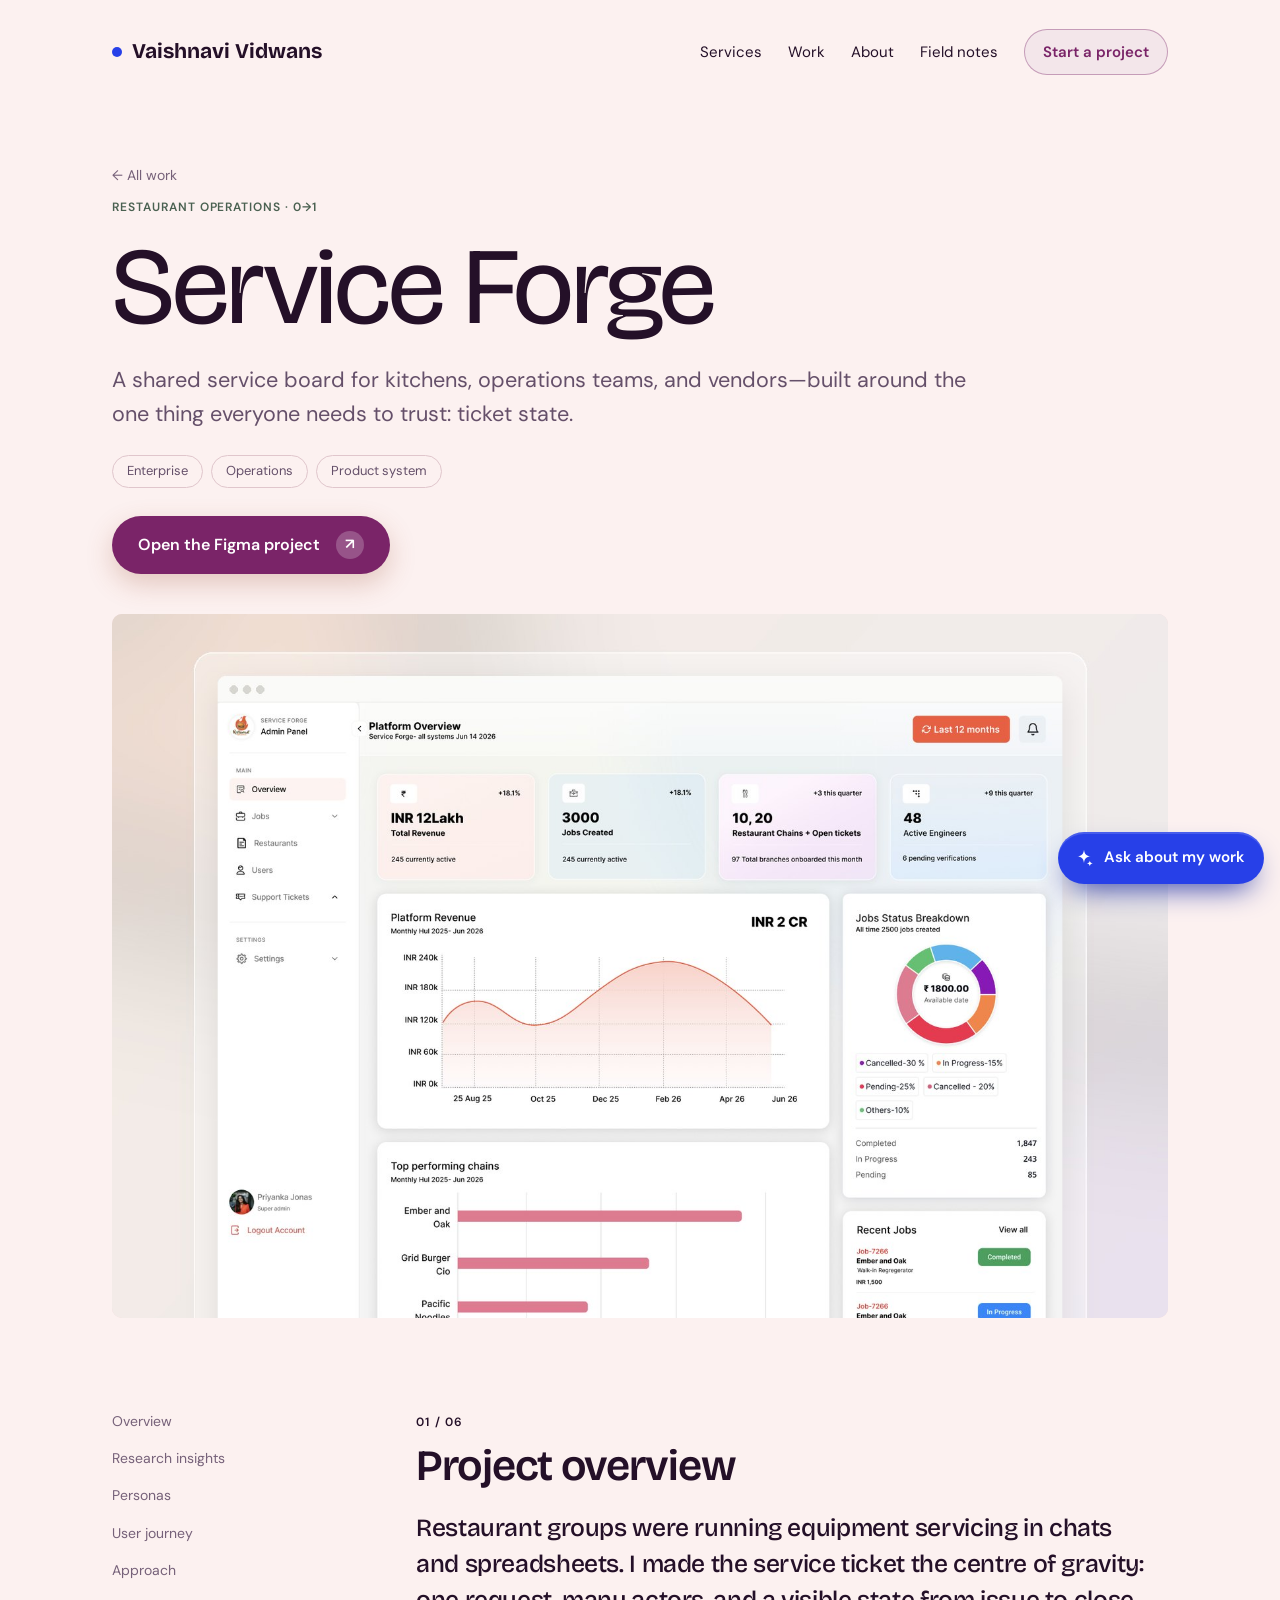
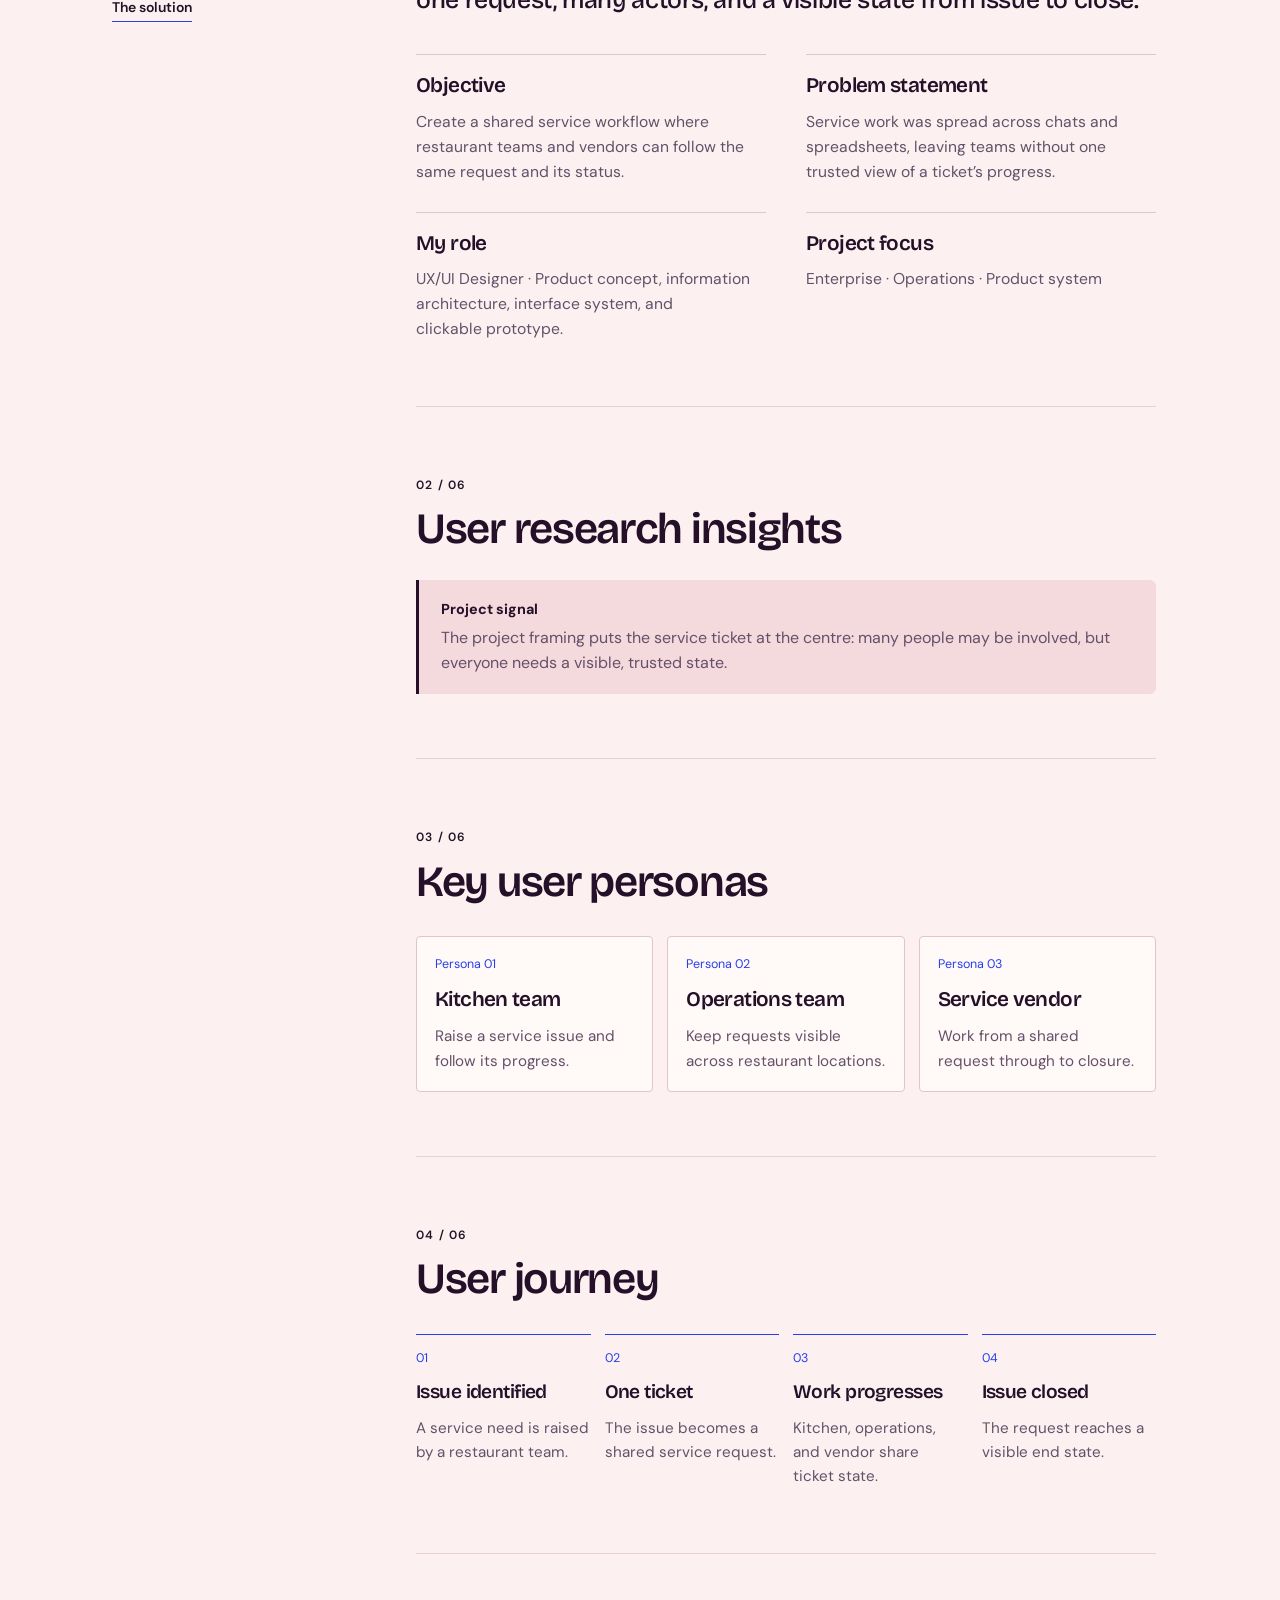
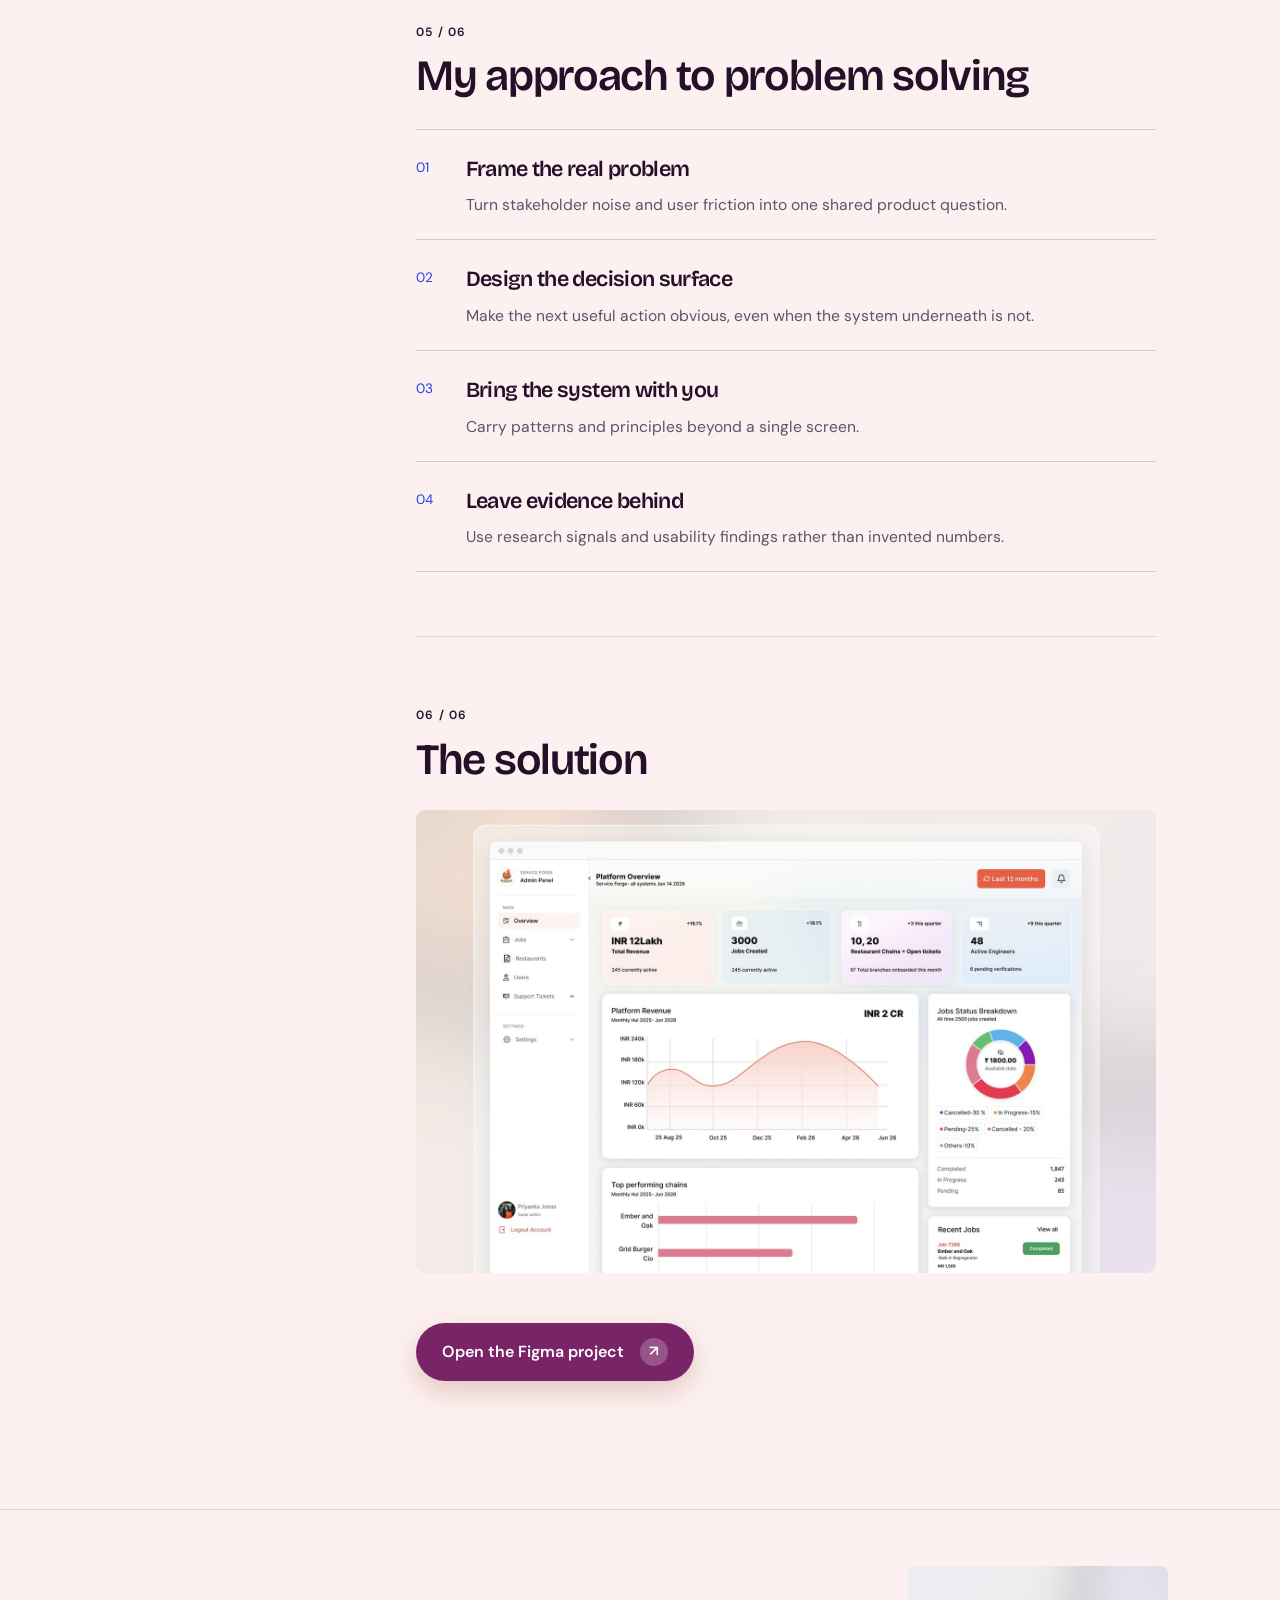
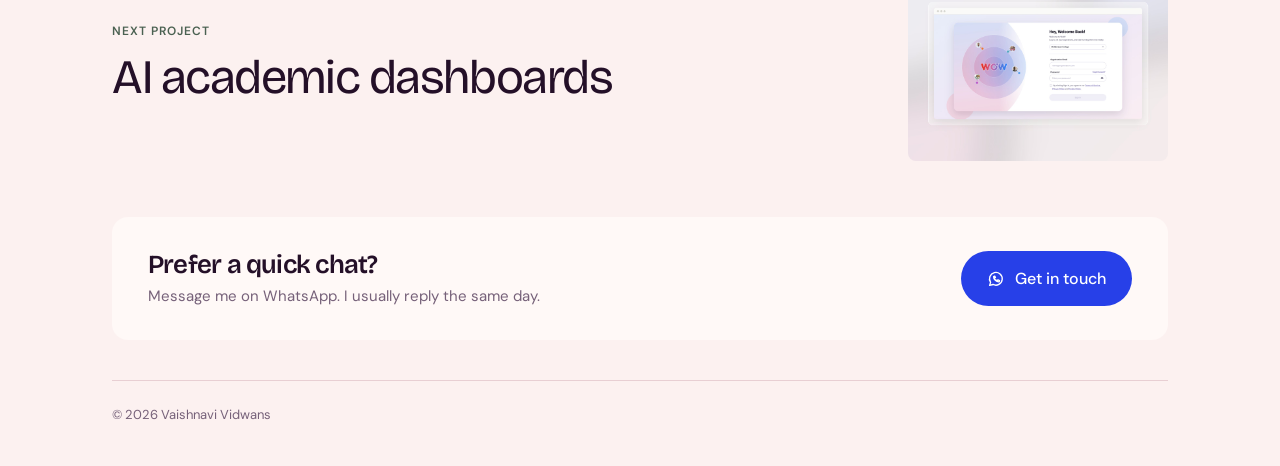
<file: work/service-forge.html>
<!doctype html>
<html lang="en">
<head>
<meta charset="utf-8">
<meta name="viewport" content="width=device-width, initial-scale=1">
<title>Service Forge — Vaishnavi Vidwans</title>
<meta name="description" content="A shared service board for kitchens, operations teams, and vendors—built around the one thing everyone needs to trust: ticket state.">
<meta property="og:title" content="Service Forge — Vaishnavi Vidwans">
<meta property="og:description" content="A shared service board for kitchens, operations teams, and vendors—built around the one thing everyone needs to trust: ticket state.">
<meta property="og:type" content="website">
<meta property="og:url" content="https://vaishnavi-folio-psi.vercel.app/work/service-forge">
<meta property="og:image" content="https://vaishnavi-folio-psi.vercel.app/assets/cover-service-forge.jpg">
<meta name="twitter:card" content="summary_large_image">
<meta name="theme-color" content="#fcf1f0">
<link rel="icon" href="/assets/favicon.svg" type="image/svg+xml">
<link rel="preconnect" href="https://fonts.googleapis.com">
<link rel="preconnect" href="https://fonts.gstatic.com" crossorigin>
<link href="https://fonts.googleapis.com/css2?family=DM+Sans:opsz,wght@9..40,400..700&amp;family=Bricolage+Grotesque:opsz,wght@12..96,300..800&family=Playfair+Display:ital,wght@1,500..800&amp;family=Geist+Mono:wght@400..600&amp;display=swap" rel="stylesheet">
<link rel="stylesheet" href="/assets/case.css">
</head>
<body>
<a class="skip" href="#main">Skip to content</a>
<div class="progress" aria-hidden="true"></div>

<div class="wrap">
  <header class="site-header">
    <a class="brand" href="/"><i></i>Vaishnavi Vidwans</a>
    <nav class="nav" aria-label="Main">
      <a href="/#services">Services</a>
      <a href="/#work">Work</a>
      <a href="/#about">About</a>
      <a href="/#notes">Field notes</a>
      <a href="/#contact" class="btn btn--plum">Start a project</a>
    </nav>
  </header>
</div>

<main id="main">
  <section class="case-hero">
    <div class="wrap">
      <a class="back" href="/#work">← All work</a>
      <p class="eyebrow">Restaurant operations · 0→1</p>
      <h1>Service Forge</h1>
      <p class="tagline">A shared service board for kitchens, operations teams, and vendors—built around the one thing everyone needs to trust: ticket state.</p>
      <ul class="pills"><li>Enterprise</li><li>Operations</li><li>Product system</li></ul>
      <p class="hero-cta"><a class="btn btn--lg btn--cta" href="https://www.figma.com/proto/CdSqBwVrtTrGfykZgJQuNh/Project-Service-Forge?node-id=454-5517&amp;t=kiX98UU8kWcbKnVp-1&amp;scaling=min-zoom&amp;content-scaling=fixed&amp;page-id=16%3A2&amp;starting-point-node-id=86%3A177" target="_blank" rel="noopener">Open the Figma project<span class="arr" aria-hidden="true">↗</span><span class="sr" style="position:absolute;left:-9999px">(opens in a new tab)</span></a></p>
      <figure class="hero-shot"><img src="/assets/cover-service-forge.jpg" alt="Service Forge admin dashboard with revenue, jobs and chain performance, shown in a browser window" width="1600" height="1200" fetchpriority="high"></figure>
    </div>
  </section>

  <div class="wrap">
    <div class="case-body">
      <nav class="toc" aria-label="On this page"><ul>
        <li><a href="#service-forge-overview" data-jump="service-forge-overview">Overview</a></li>
        <li><a href="#service-forge-research" data-jump="service-forge-research">Research insights</a></li>
        <li><a href="#service-forge-personas" data-jump="service-forge-personas">Personas</a></li>
        <li><a href="#service-forge-journey" data-jump="service-forge-journey">User journey</a></li>
        <li><a href="#service-forge-approach" data-jump="service-forge-approach">Approach</a></li>
        <li><a href="#service-forge-solution" data-jump="service-forge-solution">The solution</a></li>
      </ul></nav>
      <div>
        <section class="cs" id="service-forge-overview" aria-labelledby="service-forge-overview-h">
          <span class="cs__no">01 / 06</span>
          <h2 id="service-forge-overview-h">Project overview</h2>
          <p class="lead">Restaurant groups were running equipment servicing in chats and spreadsheets. I made the service ticket the centre of gravity: one request, many actors, and a visible state from issue to close.</p>
          <div class="pair">
            <div><h3>Objective</h3><p>Create a shared service workflow where restaurant teams and vendors can follow the same request and its status.</p></div>
            <div><h3>Problem statement</h3><p>Service work was spread across chats and spreadsheets, leaving teams without one trusted view of a ticket’s progress.</p></div>
            <div><h3>My role</h3><p>UX/UI Designer · Product concept, information architecture, interface system, and clickable prototype.</p></div>
            <div><h3>Project focus</h3><p>Enterprise · Operations · Product system</p></div>
          </div>
        </section>
        <section class="cs" id="service-forge-research" aria-labelledby="service-forge-research-h">
          <span class="cs__no">02 / 06</span>
          <h2 id="service-forge-research-h">User research insights</h2>
          <div class="callout"><strong>Project signal</strong><p>The project framing puts the service ticket at the centre: many people may be involved, but everyone needs a visible, trusted state.</p></div>
        </section>
        <section class="cs" id="service-forge-personas" aria-labelledby="service-forge-personas-h">
          <span class="cs__no">03 / 06</span>
          <h2 id="service-forge-personas-h">Key user personas</h2>
          <div class="personas"><div class="persona"><span class="no">Persona 01</span><h3>Kitchen team</h3><p>Raise a service issue and follow its progress.</p></div><div class="persona"><span class="no">Persona 02</span><h3>Operations team</h3><p>Keep requests visible across restaurant locations.</p></div><div class="persona"><span class="no">Persona 03</span><h3>Service vendor</h3><p>Work from a shared request through to closure.</p></div></div>
        </section>
        <section class="cs" id="service-forge-journey" aria-labelledby="service-forge-journey-h">
          <span class="cs__no">04 / 06</span>
          <h2 id="service-forge-journey-h">User journey</h2>
          <ol class="journey"><li><span class="no">01</span><h3>Issue identified</h3><p>A service need is raised by a restaurant team.</p></li><li><span class="no">02</span><h3>One ticket</h3><p>The issue becomes a shared service request.</p></li><li><span class="no">03</span><h3>Work progresses</h3><p>Kitchen, operations, and vendor share ticket state.</p></li><li><span class="no">04</span><h3>Issue closed</h3><p>The request reaches a visible end state.</p></li></ol>
        </section>
        <section class="cs" id="service-forge-approach" aria-labelledby="service-forge-approach-h">
          <span class="cs__no">05 / 06</span>
          <h2 id="service-forge-approach-h">My approach to problem solving</h2>
          <ol class="approach">
            <li><span class="no">01</span><div><h3>Frame the real problem</h3><p>Turn stakeholder noise and user friction into one shared product question.</p></div></li>
            <li><span class="no">02</span><div><h3>Design the decision surface</h3><p>Make the next useful action obvious, even when the system underneath is not.</p></div></li>
            <li><span class="no">03</span><div><h3>Bring the system with you</h3><p>Carry patterns and principles beyond a single screen.</p></div></li>
            <li><span class="no">04</span><div><h3>Leave evidence behind</h3><p>Use research signals and usability findings rather than invented numbers.</p></div></li>
          </ol>
        </section>
        <section class="cs" id="service-forge-solution" aria-labelledby="service-forge-solution-h">
          <span class="cs__no">06 / 06</span>
          <h2 id="service-forge-solution-h">The solution</h2>
          <figure class="hero-shot solution__shot"><img src="/assets/cover-service-forge.jpg" alt="Service Forge admin dashboard with revenue, jobs and chain performance, shown in a browser window" width="1600" height="1200" loading="lazy"></figure>
          <a class="btn btn--lg btn--cta" href="https://www.figma.com/proto/CdSqBwVrtTrGfykZgJQuNh/Project-Service-Forge?node-id=454-5517&amp;t=kiX98UU8kWcbKnVp-1&amp;scaling=min-zoom&amp;content-scaling=fixed&amp;page-id=16%3A2&amp;starting-point-node-id=86%3A177" target="_blank" rel="noopener">Open the Figma project<span class="arr" aria-hidden="true">↗</span><span class="sr" style="position:absolute;left:-9999px">(opens in a new tab)</span></a>
        </section>
      </div>
    </div>
  </div>

  <section class="next" aria-label="Next project">
    <div class="wrap">
      <a href="/work/ai-academic-dashboards">
        <span><small>Next project</small><h2>AI academic dashboards</h2></span>
        <span class="thumb"><img src="/assets/cover-academic.jpg" alt="" loading="lazy" width="1600" height="1200"></span>
      </a>
    </div>
  </section>
</main>
<div class="wrap">
  <section class="chat" aria-label="Message on WhatsApp">
    <div>
      <h2>Prefer a quick chat?</h2>
      <p>Message me on WhatsApp. I usually reply the same day.</p>
    </div>
    <a href="https://wa.me/917218270459?text=Hi%20Vaishnavi%2C%20I%20saw%20your%20portfolio%20and%20would%20like%20to%20talk%20about%20a%20project." class="btn" target="_blank" rel="noopener">
      <svg aria-hidden="true" width="18" height="18" viewBox="0 0 24 24" fill="none" stroke="#FFFFFF" stroke-width="1.8" stroke-linecap="round" stroke-linejoin="round"><path d="M3.5 20.5l1.3-4A8.5 8.5 0 1 1 8 19.3z"></path><path d="M9 9.5c.3 2 2.3 4.2 4.5 4.8l1.2-1.2 2 1-.5 1.6c-3.6.4-7.6-3.4-7.4-7l1.5-.6 1 2z"></path></svg>
      Get in touch
    </a>
  </section>

  <footer class="site-footer">
    <span>© 2026 Vaishnavi Vidwans</span>
  </footer>
</div>
<script src="/assets/case.js" defer></script>
</body>
</html>
</file>
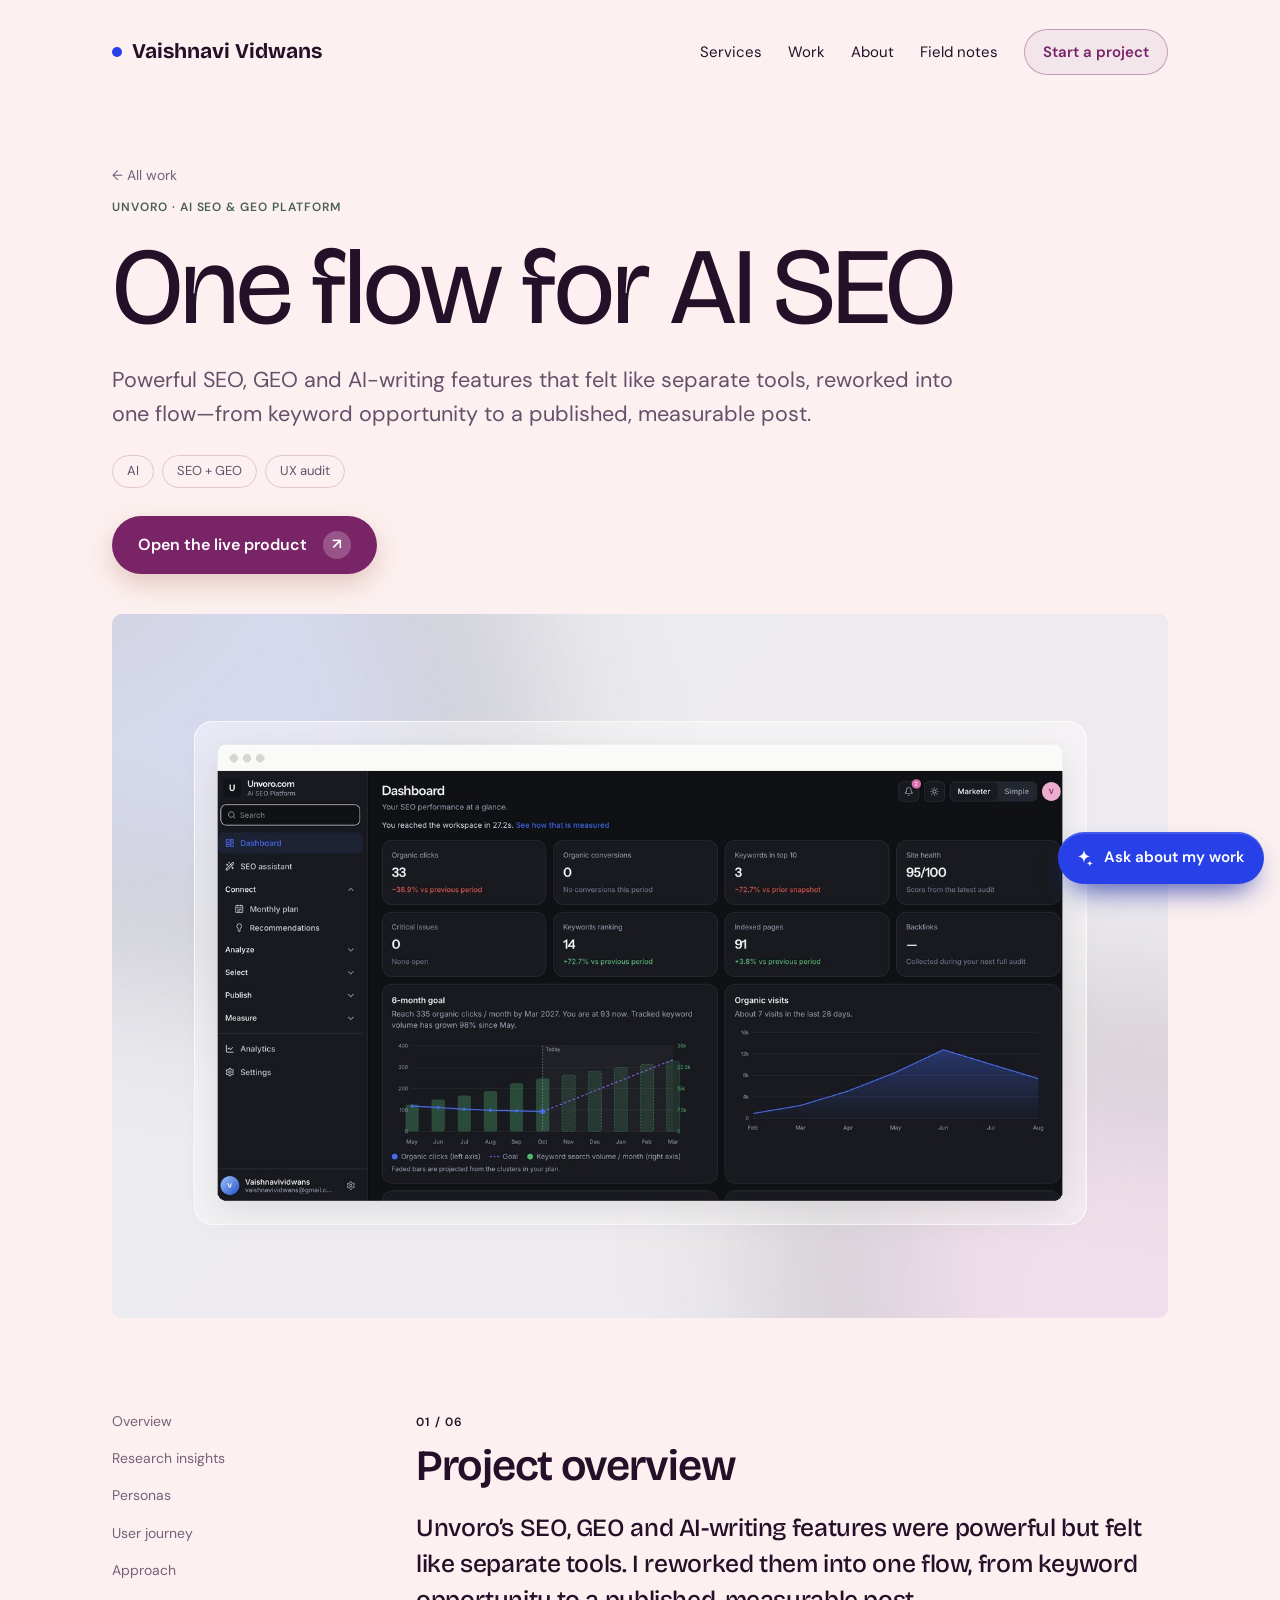
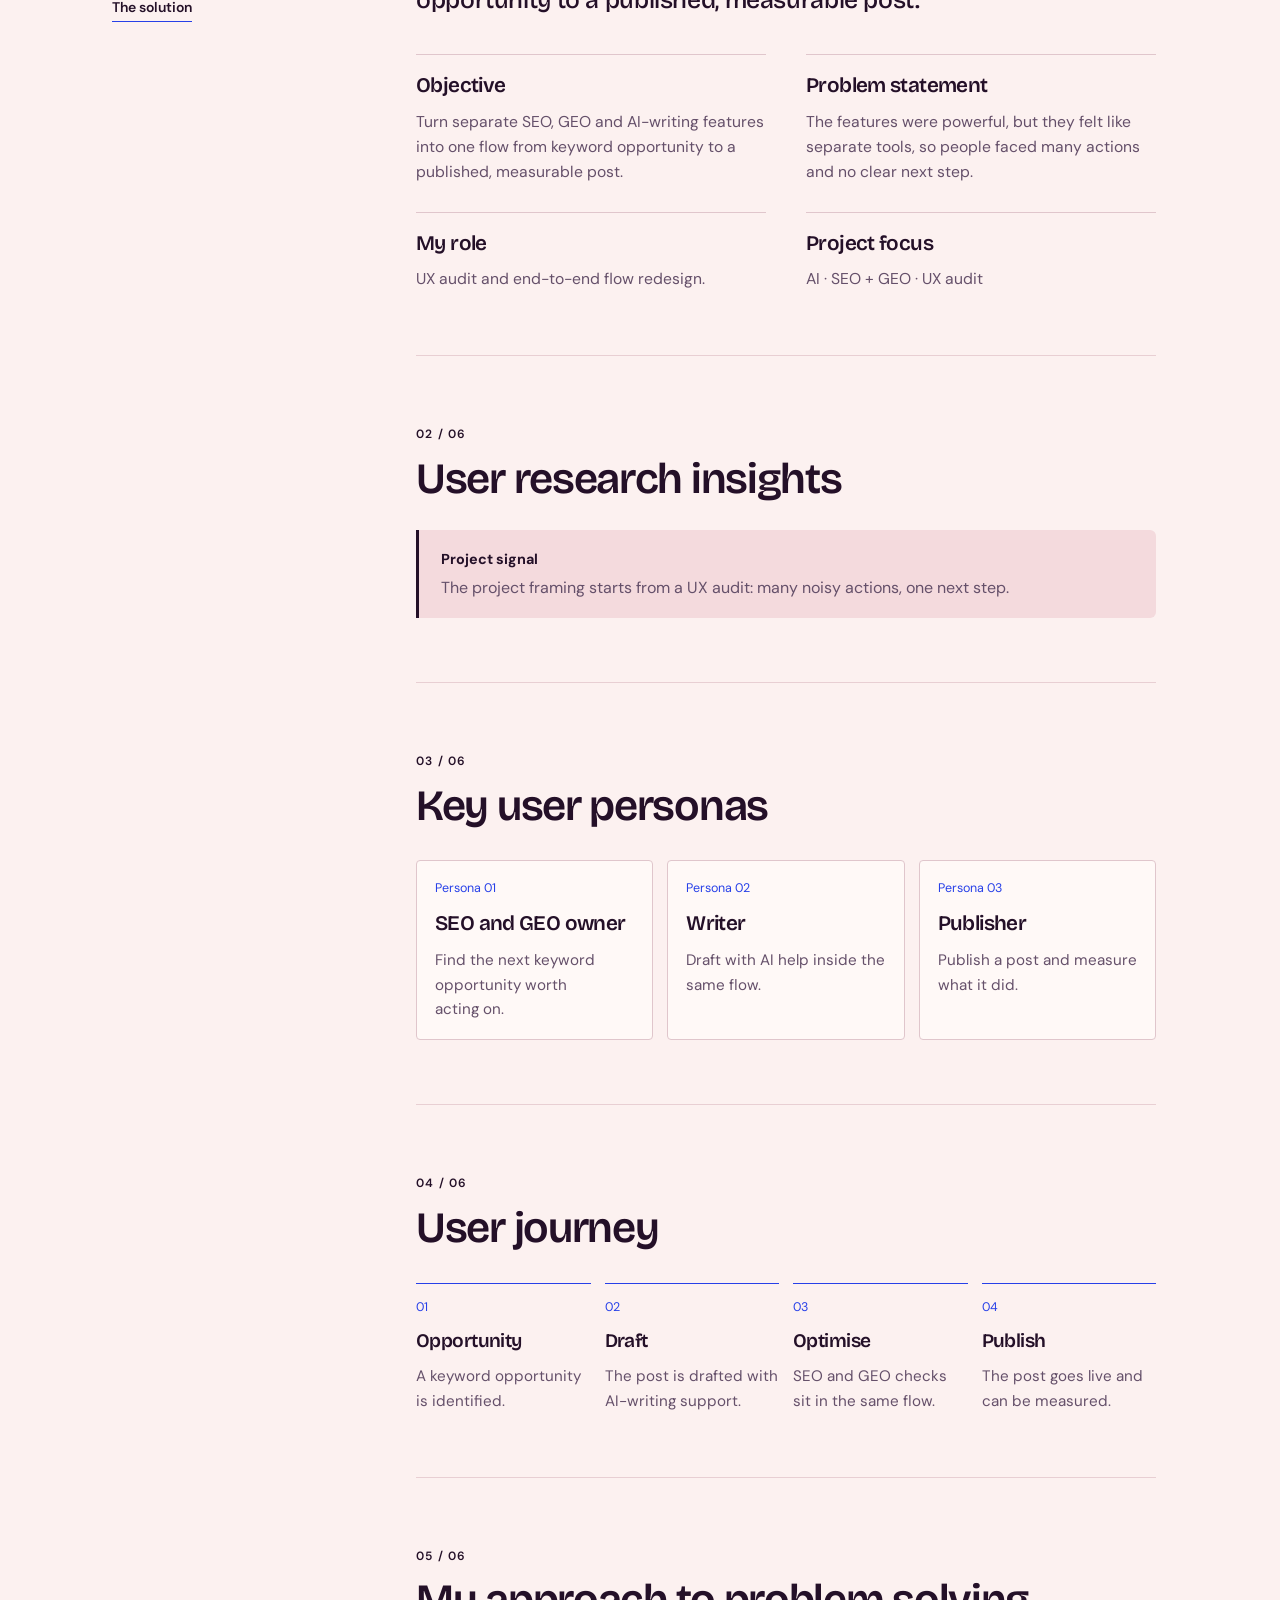
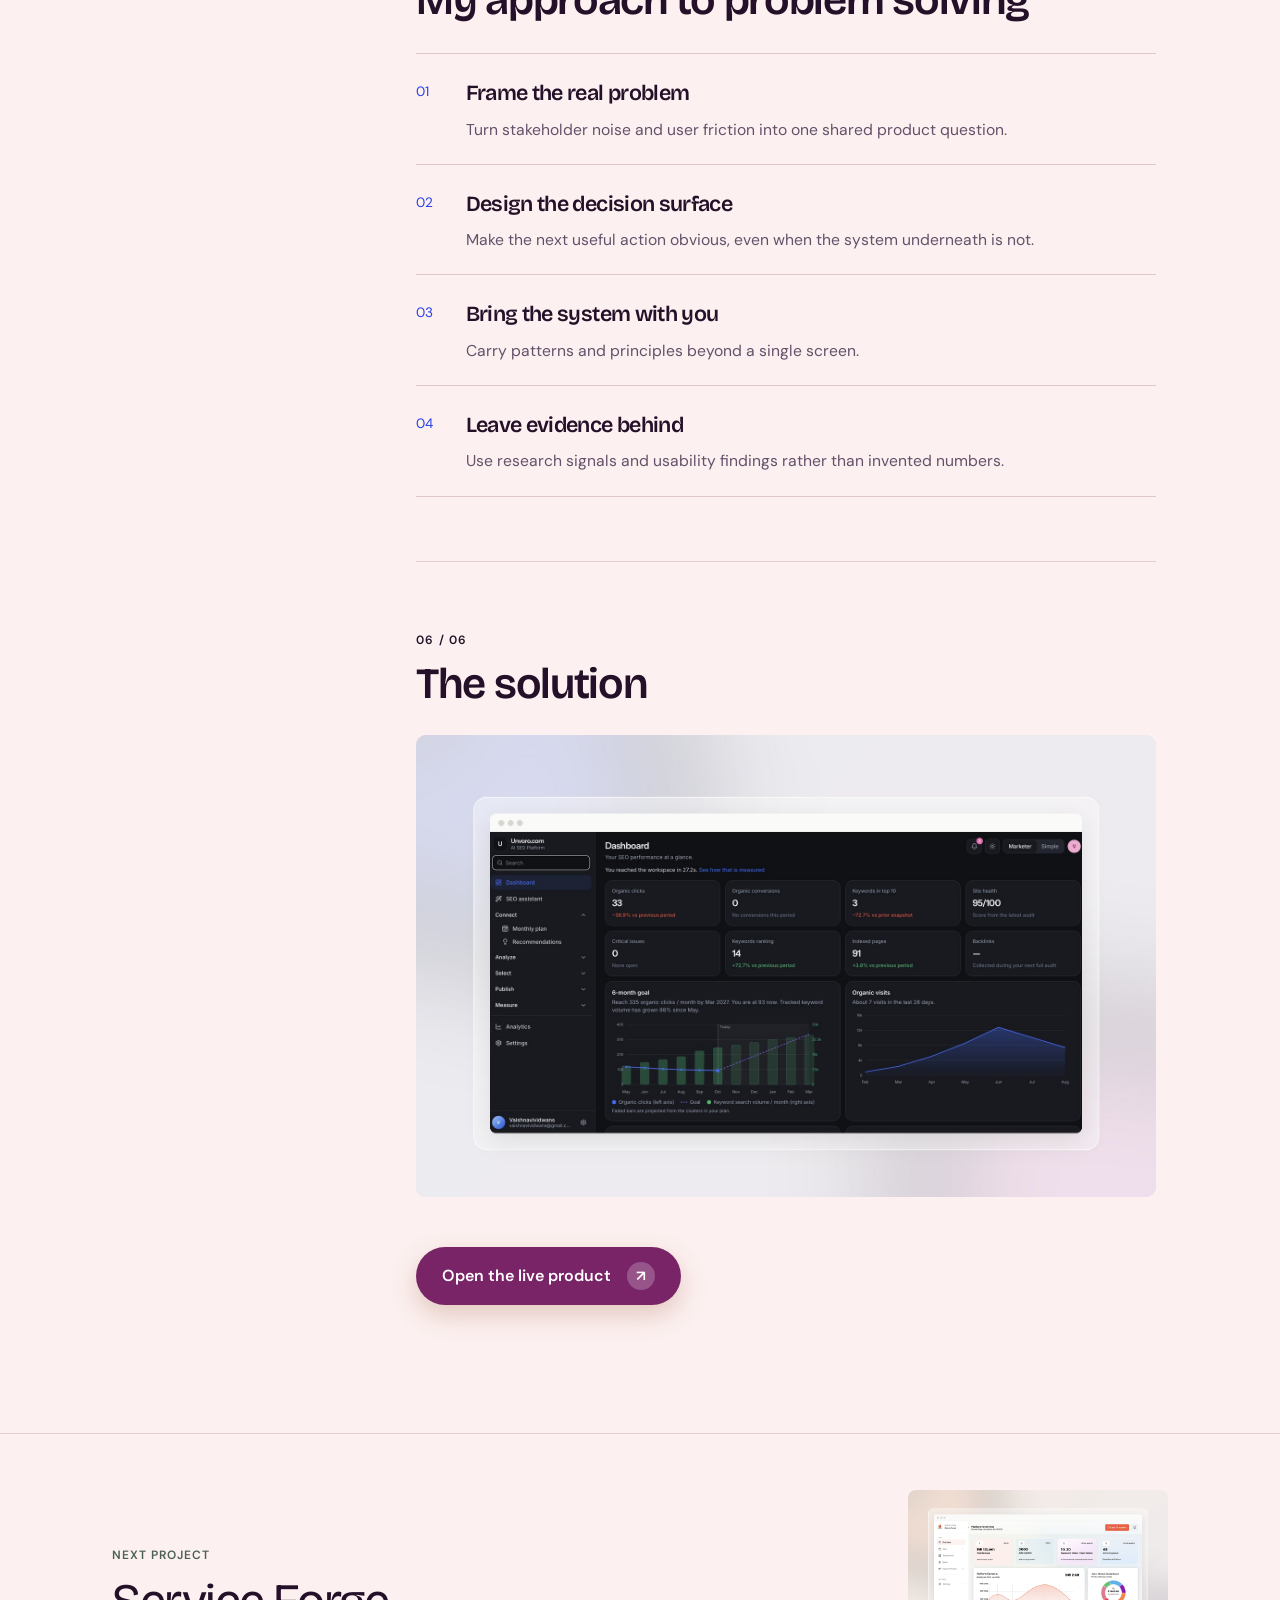
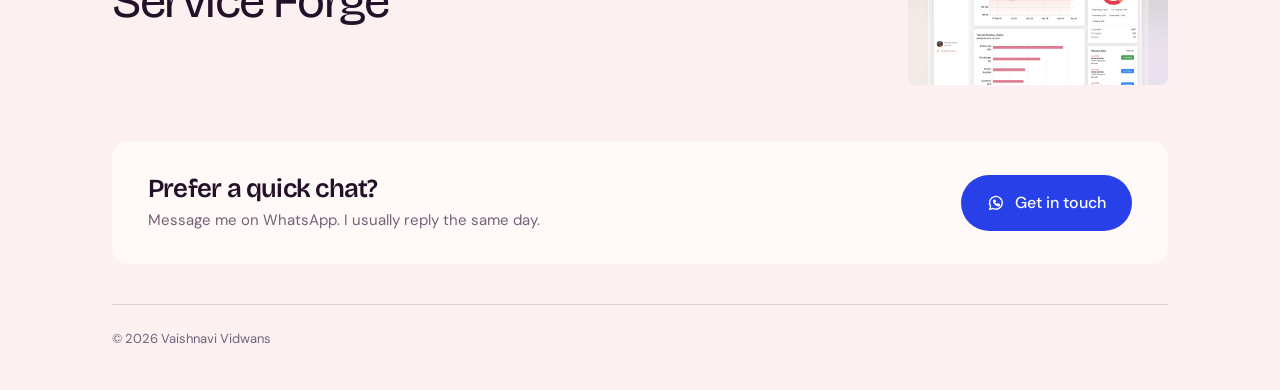
<file: work/unvoro.html>
<!doctype html>
<html lang="en">
<head>
<meta charset="utf-8">
<meta name="viewport" content="width=device-width, initial-scale=1">
<title>One flow for AI SEO — Vaishnavi Vidwans</title>
<meta name="description" content="Powerful SEO, GEO and AI-writing features that felt like separate tools, reworked into one flow—from keyword opportunity to a published, measurable post.">
<meta property="og:title" content="One flow for AI SEO — Vaishnavi Vidwans">
<meta property="og:description" content="Powerful SEO, GEO and AI-writing features that felt like separate tools, reworked into one flow—from keyword opportunity to a published, measurable post.">
<meta property="og:type" content="website">
<meta property="og:url" content="https://vaishnavi-folio-psi.vercel.app/work/unvoro">
<meta property="og:image" content="https://vaishnavi-folio-psi.vercel.app/assets/cover-unvoro.jpg">
<meta name="twitter:card" content="summary_large_image">
<meta name="theme-color" content="#fcf1f0">
<link rel="icon" href="/assets/favicon.svg" type="image/svg+xml">
<link rel="preconnect" href="https://fonts.googleapis.com">
<link rel="preconnect" href="https://fonts.gstatic.com" crossorigin>
<link href="https://fonts.googleapis.com/css2?family=DM+Sans:opsz,wght@9..40,400..700&amp;family=Bricolage+Grotesque:opsz,wght@12..96,300..800&family=Playfair+Display:ital,wght@1,500..800&amp;family=Geist+Mono:wght@400..600&amp;display=swap" rel="stylesheet">
<link rel="stylesheet" href="/assets/case.css">
</head>
<body>
<a class="skip" href="#main">Skip to content</a>
<div class="progress" aria-hidden="true"></div>

<div class="wrap">
  <header class="site-header">
    <a class="brand" href="/"><i></i>Vaishnavi Vidwans</a>
    <nav class="nav" aria-label="Main">
      <a href="/#services">Services</a>
      <a href="/#work">Work</a>
      <a href="/#about">About</a>
      <a href="/#notes">Field notes</a>
      <a href="/#contact" class="btn btn--plum">Start a project</a>
    </nav>
  </header>
</div>

<main id="main">
  <section class="case-hero">
    <div class="wrap">
      <a class="back" href="/#work">← All work</a>
      <p class="eyebrow">Unvoro · AI SEO &amp; GEO platform</p>
      <h1>One flow for AI SEO</h1>
      <p class="tagline">Powerful SEO, GEO and AI-writing features that felt like separate tools, reworked into one flow—from keyword opportunity to a published, measurable post.</p>
      <ul class="pills"><li>AI</li><li>SEO + GEO</li><li>UX audit</li></ul>
      <p class="hero-cta"><a class="btn btn--lg btn--cta" href="https://unvuro-board-rho.vercel.app" target="_blank" rel="noopener">Open the live product<span class="arr" aria-hidden="true">↗</span><span class="sr" style="position:absolute;left:-9999px">(opens in a new tab)</span></a></p>
      <figure class="hero-shot"><img src="/assets/cover-unvoro.jpg" alt="Unvoro dark-mode SEO dashboard with metrics and goal charts, shown in a browser window" width="1600" height="1200" fetchpriority="high"></figure>
    </div>
  </section>

  <div class="wrap">
    <div class="case-body">
      <nav class="toc" aria-label="On this page"><ul>
        <li><a href="#unvoro-overview" data-jump="unvoro-overview">Overview</a></li>
        <li><a href="#unvoro-research" data-jump="unvoro-research">Research insights</a></li>
        <li><a href="#unvoro-personas" data-jump="unvoro-personas">Personas</a></li>
        <li><a href="#unvoro-journey" data-jump="unvoro-journey">User journey</a></li>
        <li><a href="#unvoro-approach" data-jump="unvoro-approach">Approach</a></li>
        <li><a href="#unvoro-solution" data-jump="unvoro-solution">The solution</a></li>
      </ul></nav>
      <div>
        <section class="cs" id="unvoro-overview" aria-labelledby="unvoro-overview-h">
          <span class="cs__no">01 / 06</span>
          <h2 id="unvoro-overview-h">Project overview</h2>
          <p class="lead">Unvoro’s SEO, GEO and AI-writing features were powerful but felt like separate tools. I reworked them into one flow, from keyword opportunity to a published, measurable post.</p>
          <div class="pair">
            <div><h3>Objective</h3><p>Turn separate SEO, GEO and AI-writing features into one flow from keyword opportunity to a published, measurable post.</p></div>
            <div><h3>Problem statement</h3><p>The features were powerful, but they felt like separate tools, so people faced many actions and no clear next step.</p></div>
            <div><h3>My role</h3><p>UX audit and end-to-end flow redesign.</p></div>
            <div><h3>Project focus</h3><p>AI · SEO + GEO · UX audit</p></div>
          </div>
        </section>
        <section class="cs" id="unvoro-research" aria-labelledby="unvoro-research-h">
          <span class="cs__no">02 / 06</span>
          <h2 id="unvoro-research-h">User research insights</h2>
          <div class="callout"><strong>Project signal</strong><p>The project framing starts from a UX audit: many noisy actions, one next step.</p></div>
        </section>
        <section class="cs" id="unvoro-personas" aria-labelledby="unvoro-personas-h">
          <span class="cs__no">03 / 06</span>
          <h2 id="unvoro-personas-h">Key user personas</h2>
          <div class="personas"><div class="persona"><span class="no">Persona 01</span><h3>SEO and GEO owner</h3><p>Find the next keyword opportunity worth acting on.</p></div><div class="persona"><span class="no">Persona 02</span><h3>Writer</h3><p>Draft with AI help inside the same flow.</p></div><div class="persona"><span class="no">Persona 03</span><h3>Publisher</h3><p>Publish a post and measure what it did.</p></div></div>
        </section>
        <section class="cs" id="unvoro-journey" aria-labelledby="unvoro-journey-h">
          <span class="cs__no">04 / 06</span>
          <h2 id="unvoro-journey-h">User journey</h2>
          <ol class="journey"><li><span class="no">01</span><h3>Opportunity</h3><p>A keyword opportunity is identified.</p></li><li><span class="no">02</span><h3>Draft</h3><p>The post is drafted with AI-writing support.</p></li><li><span class="no">03</span><h3>Optimise</h3><p>SEO and GEO checks sit in the same flow.</p></li><li><span class="no">04</span><h3>Publish</h3><p>The post goes live and can be measured.</p></li></ol>
        </section>
        <section class="cs" id="unvoro-approach" aria-labelledby="unvoro-approach-h">
          <span class="cs__no">05 / 06</span>
          <h2 id="unvoro-approach-h">My approach to problem solving</h2>
          <ol class="approach">
            <li><span class="no">01</span><div><h3>Frame the real problem</h3><p>Turn stakeholder noise and user friction into one shared product question.</p></div></li>
            <li><span class="no">02</span><div><h3>Design the decision surface</h3><p>Make the next useful action obvious, even when the system underneath is not.</p></div></li>
            <li><span class="no">03</span><div><h3>Bring the system with you</h3><p>Carry patterns and principles beyond a single screen.</p></div></li>
            <li><span class="no">04</span><div><h3>Leave evidence behind</h3><p>Use research signals and usability findings rather than invented numbers.</p></div></li>
          </ol>
        </section>
        <section class="cs" id="unvoro-solution" aria-labelledby="unvoro-solution-h">
          <span class="cs__no">06 / 06</span>
          <h2 id="unvoro-solution-h">The solution</h2>
          <figure class="hero-shot solution__shot"><img src="/assets/cover-unvoro.jpg" alt="Unvoro dark-mode SEO dashboard with metrics and goal charts, shown in a browser window" width="1600" height="1200" loading="lazy"></figure>
          <a class="btn btn--lg btn--cta" href="https://unvuro-board-rho.vercel.app" target="_blank" rel="noopener">Open the live product<span class="arr" aria-hidden="true">↗</span><span class="sr" style="position:absolute;left:-9999px">(opens in a new tab)</span></a>
        </section>
      </div>
    </div>
  </div>

  <section class="next" aria-label="Next project">
    <div class="wrap">
      <a href="/work/service-forge">
        <span><small>Next project</small><h2>Service Forge</h2></span>
        <span class="thumb"><img src="/assets/cover-service-forge.jpg" alt="" loading="lazy" width="1600" height="1200"></span>
      </a>
    </div>
  </section>
</main>
<div class="wrap">
  <section class="chat" aria-label="Message on WhatsApp">
    <div>
      <h2>Prefer a quick chat?</h2>
      <p>Message me on WhatsApp. I usually reply the same day.</p>
    </div>
    <a href="https://wa.me/917218270459?text=Hi%20Vaishnavi%2C%20I%20saw%20your%20portfolio%20and%20would%20like%20to%20talk%20about%20a%20project." class="btn" target="_blank" rel="noopener">
      <svg aria-hidden="true" width="18" height="18" viewBox="0 0 24 24" fill="none" stroke="#FFFFFF" stroke-width="1.8" stroke-linecap="round" stroke-linejoin="round"><path d="M3.5 20.5l1.3-4A8.5 8.5 0 1 1 8 19.3z"></path><path d="M9 9.5c.3 2 2.3 4.2 4.5 4.8l1.2-1.2 2 1-.5 1.6c-3.6.4-7.6-3.4-7.4-7l1.5-.6 1 2z"></path></svg>
      Get in touch
    </a>
  </section>

  <footer class="site-footer">
    <span>© 2026 Vaishnavi Vidwans</span>
  </footer>
</div>
<script src="/assets/case.js" defer></script>
</body>
</html>
</file>
<file: assets/home.css>
/* ------------------------------------------------------------------
   Design tokens
   Layout concept: warm paper surface (the human) with one dark agent
   console (the machine). Paper does the reading, the console does the doing.
   ------------------------------------------------------------------ */
:root {
  --bg: #fcf1f0;
  --paper: #fff9f7;
  --tint: #f7e2e2;
  --chip: #f4dadd;
  --mint: #c9d1ff;
  --line: #e8cfd3;
  --line-strong: #e0c6cc;
  --ink: #241028;
  --muted: #65506a;
  --accent: #2740e8;
  --accent-ink: #ffffff;
  --accent-2: #7a2468;
  --signal: #ff5c8a;
  --console: #1f0e26;
  --console-line: #3f2547;
  --console-fg: #f3e8ff;
  --console-dim: #ad99c4;

  --font-display: "Bricolage Grotesque", "DM Sans", system-ui, sans-serif;
  --font-hero: "Bricolage Grotesque", "DM Sans", system-ui, sans-serif;
  --font-accent: "Playfair Display", "Iowan Old Style", Georgia, serif;
  --font-body: "DM Sans", system-ui, -apple-system, "Segoe UI", sans-serif;
  --font-mono: "Geist Mono", ui-monospace, "SF Mono", Menlo, Consolas, monospace;

  --wrap: 1180px;
  --gutter-x: 20px;
  color-scheme: light;
}

*, *::before, *::after { box-sizing: border-box; }
html { scroll-behavior: smooth; -webkit-text-size-adjust: 100%; cursor: url(/assets/cursor.svg) 3 3, auto; }
a, button, [role=button], summary, label { cursor: url(/assets/cursor-hover.svg) 3 3, pointer; }
.progress { position: fixed; top: 0; left: 0; height: 3px; width: 100%; transform-origin: 0 50%; transform: scaleX(0); background: var(--accent); z-index: 70; }
body {
  margin: 0;
  background: var(--bg);
  color: var(--ink);
  font-family: var(--font-body);
  font-size: 1.0625rem;
  line-height: 1.6;
  -webkit-font-smoothing: antialiased;
  text-rendering: optimizeLegibility;
  overflow-x: hidden;
}
body::before {
  content: "";
  position: fixed;
  inset: 0 0 auto;
  height: env(safe-area-inset-top, 0px);
  background: var(--bg);
  z-index: 60;
}
img, video { max-width: 100%; display: block; }
a { color: inherit; text-decoration-color: color-mix(in srgb, currentColor 35%, transparent); text-underline-offset: 3px; }
a:hover { text-decoration-color: currentColor; }
h1, h2, h3, h4 { font-family: var(--font-display); font-weight: 400; line-height: 1.08; margin: 0; text-wrap: balance; letter-spacing: -0.005em; }
p { margin: 0; text-wrap: pretty; }
ul, ol { margin: 0; padding: 0; list-style: none; }
:focus-visible { outline: 2px solid var(--accent); outline-offset: 3px; border-radius: 4px; }
::selection { background: var(--signal); color: #fff; }
.sr-only { position: absolute; width: 1px; height: 1px; overflow: hidden; clip: rect(0 0 0 0); white-space: nowrap; }
.skip { position: absolute; left: 12px; top: -60px; background: var(--ink); color: var(--bg); padding: 8px 14px; border-radius: 6px; z-index: 100; }
.skip:focus { top: calc(8px + env(safe-area-inset-top, 0px)); }

.wrap {
  width: 100%;
  max-width: var(--wrap);
  margin-inline: auto;
  padding-left: max(var(--gutter-x), env(safe-area-inset-left, 0px));
  padding-right: max(var(--gutter-x), env(safe-area-inset-right, 0px));
}
@media (min-width: 720px) { :root { --gutter-x: 32px; } }

/* ---------- Header ---------- */
.site-header {
  position: sticky;
  top: env(safe-area-inset-top, 0px);
  z-index: 50;
  background: color-mix(in srgb, var(--bg) 92%, transparent);
  backdrop-filter: saturate(1.2) blur(10px);
  border-bottom: 1px solid var(--line);
}
.site-header .wrap { display: flex; align-items: center; justify-content: space-between; gap: 16px; min-height: 64px; }
.brand { display: inline-flex; align-items: center; gap: 10px; font-family: var(--font-display); font-size: 1.2rem; text-decoration: none; white-space: nowrap; }
.brand::before { content: ""; width: 9px; height: 9px; border-radius: 50%; background: var(--accent); }
.nav { display: flex; align-items: center; gap: clamp(14px, 3vw, 28px); }
.nav a { text-decoration: none; font-size: 0.95rem; }
.nav a:not(.btn):hover { text-decoration: underline; }
.nav__links { display: none; gap: clamp(14px, 3vw, 28px); }
@media (min-width: 760px) { .nav__links { display: flex; } }

.btn {
  display: inline-flex; align-items: center; gap: 8px;
  padding: 10px 18px; border-radius: 6px;
  font: 600 0.9rem/1 var(--font-body);
  background: var(--accent); color: var(--accent-ink);
  border: 1px solid var(--accent);
  text-decoration: none; cursor: pointer;
  transition: background-color .15s ease, transform .15s ease;
}
.btn:hover { background: #1d31c4; }
.btn--ghost { background: transparent; color: var(--ink); border-color: var(--line-strong); }
.btn--ghost:hover { background: var(--paper); border-color: var(--ink); }
.btn--lg { padding: 14px 22px; font-size: 0.98rem; }

/* ---------- Hero ---------- */
.hero { padding-block: clamp(40px, 7vw, 88px) clamp(48px, 7vw, 96px); }
.status { display: inline-flex; align-items: center; gap: 10px; font-size: 0.9rem; color: var(--muted); }
.status i { width: 8px; height: 8px; border-radius: 50%; background: var(--signal); box-shadow: 0 0 0 0 color-mix(in srgb, var(--signal) 55%, transparent); animation: pulse 2.4s ease-out infinite; }
@keyframes pulse { 70%, 100% { box-shadow: 0 0 0 9px transparent; } }

.hero__grid { display: grid; gap: clamp(32px, 5vw, 64px); margin-top: clamp(32px, 5vw, 56px); align-items: start; }
@media (min-width: 960px) { .hero__grid { grid-template-columns: minmax(0, 0.85fr) minmax(0, 1.15fr); } }
.hero__lede { color: var(--muted); font-size: 1.15rem; max-width: 34em; }
.hero__cta { display: flex; flex-wrap: wrap; gap: 12px; margin-top: 28px; }
.offscreen { margin-top: 30px; display: flex; flex-wrap: wrap; gap: 8px 10px; align-items: center; font-size: 0.9rem; color: var(--muted); }
.offscreen b { font-weight: 500; padding: 3px 11px; border: 1px solid var(--line-strong); border-radius: 999px; color: var(--ink); background: var(--paper); }

/* ---------- Agent console (the one bold element) ---------- */
.console {
  background: var(--console);
  color: var(--console-fg);
  border-radius: 14px;
  border: 1px solid #000;
  box-shadow: 0 1px 0 rgba(255,255,255,.06) inset, 0 24px 48px -28px rgba(31, 14, 38, .55);
  overflow: hidden;
  font-family: var(--font-mono);
  font-size: 0.84rem;
}
.console__bar { display: flex; align-items: center; gap: 10px; padding: 12px 18px; border-bottom: 1px solid var(--console-line); color: var(--console-dim); }
.console__bar .live { width: 8px; height: 8px; border-radius: 50%; background: var(--signal); }
.console__bar .state { margin-left: auto; }
.console__body { padding: 20px 18px 8px; }
.console label { display: block; font-family: var(--font-display); font-size: clamp(1.4rem, 3vw, 1.85rem); line-height: 1.15; color: var(--console-fg); margin-bottom: 14px; }
.console__field { display: flex; align-items: center; gap: 10px; border: 1px solid var(--console-line); border-radius: 8px; padding: 6px 6px 6px 14px; background: #15091c; }
.console__field:focus-within { border-color: var(--signal); }
.console__field .prompt { color: var(--signal); }
.console__field input { flex: 1; min-width: 0; background: transparent; border: 0; color: var(--console-fg); font: inherit; padding: 9px 0; outline: none; }
.console__field input::placeholder { color: #8c7d6d; }
.console__field button { background: var(--console-fg); color: var(--console); border: 0; border-radius: 6px; font: 600 0.8rem var(--font-mono); padding: 9px 14px; cursor: pointer; }
.console__field button:hover { background: #fff; }
.chips { display: flex; flex-wrap: wrap; gap: 8px; margin-top: 14px; }
.chip {
  font: inherit; color: var(--console-fg); background: transparent;
  border: 1px solid var(--console-line); border-radius: 999px; padding: 7px 14px; cursor: pointer;
  transition: background-color .15s ease, border-color .15s ease;
}
.chip:hover { border-color: var(--console-dim); }
.chip[aria-pressed="true"] { background: var(--signal); border-color: var(--signal); color: #2a0a18; font-weight: 600; }
.console__out { padding: 18px 18px 6px; min-height: 9.5em; }
.tl { display: grid; grid-template-columns: 1.1em 1fr; gap: 0 8px; padding: 2px 0; color: var(--console-fg); }
.tl--dim { color: var(--console-dim); }
.tl b { color: var(--signal); font-weight: 500; }
.tl em { font-style: normal; color: var(--console-dim); }
.tl--in { animation: lineIn .35s ease both; }
@keyframes lineIn { from { opacity: 0; transform: translateY(4px); } to { opacity: 1; transform: none; } }
.console__actions { display: flex; flex-wrap: wrap; gap: 10px; padding: 8px 18px 18px; }
.console__actions[hidden] { display: none; }
.console__actions a, .console__actions button {
  font: 600 0.8rem var(--font-mono); text-decoration: none; cursor: pointer;
  background: var(--console-fg); color: var(--console); border: 0; border-radius: 6px; padding: 10px 14px;
}
.console__actions .alt { background: transparent; color: var(--console-fg); border: 1px solid var(--console-line); }
.console__note { padding: 12px 18px; border-top: 1px solid var(--console-line); color: var(--console-dim); font-size: 0.76rem; }
.caret::after { content: "▍"; color: var(--signal); margin-left: 2px; animation: blink 1.1s steps(2) infinite; }
@keyframes blink { 50% { opacity: 0; } }

/* ---------- Sections ---------- */
.section { padding-block: clamp(56px, 8vw, 104px); border-top: 1px solid var(--line); scroll-margin-top: 72px; }
.section__head { display: grid; gap: 14px; margin-bottom: clamp(28px, 4vw, 48px); max-width: 44rem; }
.section__head h2 { font-size: clamp(2.1rem, 4.6vw, 3.4rem); }
.section__head p { color: var(--muted); font-size: 1.1rem; }
.kicker { font-family: var(--font-mono); font-size: 0.78rem; color: var(--accent); }

/* Services as a menu you order from */
.menu { border-top: 1px solid var(--ink); }
.svc {
  display: grid; grid-template-columns: auto 1fr; gap: 6px 18px;
  padding: 22px 0; border-bottom: 1px solid var(--line); align-items: start; position: relative;
}
@media (min-width: 760px) { .svc { grid-template-columns: 5.5rem minmax(0, 1fr) auto; align-items: center; padding: 26px 0; } }
.svc__code { font-family: var(--font-mono); font-size: 0.78rem; color: var(--muted); padding-top: 6px; }
@media (min-width: 760px) { .svc__code { padding-top: 0; } }
.svc h3 { font-size: 1.6rem; }
.svc p { color: var(--muted); margin-top: 4px; max-width: 40em; }
.svc__body { min-width: 0; }
.svc .add { grid-column: 2; justify-self: start; margin-top: 10px; }
@media (min-width: 760px) { .svc .add { grid-column: 3; margin-top: 0; justify-self: end; } }
.add {
  font: 600 0.85rem var(--font-body); cursor: pointer;
  background: transparent; color: var(--ink); border: 1px solid var(--line-strong); border-radius: 6px; padding: 9px 14px;
  display: inline-flex; gap: 8px; align-items: center; min-width: 8.6rem; justify-content: center;
}
.add:hover { border-color: var(--ink); background: var(--paper); }
.add[aria-pressed="true"] { background: var(--ink); color: var(--bg); border-color: var(--ink); }
.add .mark { font-family: var(--font-mono); }
.match {
  display: none; font-family: var(--font-mono); font-size: 0.72rem; color: var(--accent-ink);
  background: var(--accent); border-radius: 999px; padding: 3px 10px; width: fit-content; margin-bottom: 8px;
}
[data-match="1"] > .match, [data-match="1"] .match--in { display: inline-block; }
.svc[data-match="1"] h3::after { content: " · matches your brief"; font-family: var(--font-mono); font-size: 0.72rem; color: var(--accent); margin-left: 8px; letter-spacing: 0; }

/* Cart bar */
.cartbar {
  position: fixed; z-index: 40; left: 50%; transform: translateX(-50%);
  bottom: calc(16px + env(safe-area-inset-bottom, 0px));
  display: flex; align-items: center; gap: 14px;
  background: var(--ink); color: var(--bg); border-radius: 999px; padding: 8px 8px 8px 20px;
  box-shadow: 0 14px 36px -14px rgba(36, 16, 40, .6);
  font-size: 0.92rem; max-width: calc(100vw - 32px);
}
.cartbar[hidden] { display: none; }
.cartbar b { font-family: var(--font-mono); font-weight: 500; }
.cartbar a { background: var(--bg); color: var(--ink); text-decoration: none; font-weight: 600; border-radius: 999px; padding: 9px 16px; white-space: nowrap; }

/* ---------- Work ---------- */
.work-grid { display: grid; gap: clamp(28px, 4vw, 44px) clamp(20px, 3vw, 36px); }
@media (min-width: 720px) { .work-grid { grid-template-columns: repeat(2, minmax(0, 1fr)); } }
.card { position: relative; display: block; text-decoration: none; }
.card .shot { aspect-ratio: 4 / 3; border-radius: 8px; transition: transform .35s ease, box-shadow .35s ease; }
.card .shot img { object-position: center; background: var(--chip); transition: transform .6s cubic-bezier(.2,.7,.2,1); }
.card:hover .shot { transform: translateY(-4px); box-shadow: 0 18px 36px rgba(36, 16, 40, .12); }
.card:hover .shot img { transform: scale(1.035); }
[data-tilt] .shot { transform-style: preserve-3d; will-change: transform; }
.card__body { display: grid; gap: 8px; padding-top: 18px; }
.card__top { display: flex; align-items: center; justify-content: space-between; gap: 12px; }
.card__meta { font-size: 0.92rem; color: var(--muted); }
.sku { font-family: var(--font-mono); font-size: 0.74rem; color: var(--muted); border: 1px dashed var(--line-strong); border-radius: 4px; padding: 2px 8px; }
.card h3 { font-size: clamp(1.8rem, 3vw, 2.4rem); }
.card p.blurb { color: var(--muted); max-width: 36em; }
.card__foot { display: flex; flex-wrap: wrap; align-items: center; justify-content: space-between; gap: 8px 16px; margin-top: 6px; padding-top: 12px; border-top: 1px solid var(--line); font-size: 0.95rem; }
.card__foot .stat b { font-family: var(--font-display); font-weight: 400; font-size: 1.35rem; margin-right: 6px; }
.card__foot .more { text-decoration: underline; text-underline-offset: 4px; }
.card .match { position: absolute; top: 14px; left: 14px; z-index: 3; margin: 0; }

/* Screenshot frame with graceful fallback */
.shot { position: relative; margin: 0; border-radius: 8px; overflow: hidden; background: linear-gradient(135deg, #ecdccf, #f7ece3 55%, #e8dcec); border: 1px solid var(--line); aspect-ratio: 16 / 10; }
.shot--wide { aspect-ratio: 16 / 9; }
.shot img { width: 100%; height: 100%; object-fit: cover; object-position: top center; }
.shot__ph { display: none; position: absolute; inset: 0; place-items: center; padding: 8%; }
.shot.is-missing img { display: none; }
.shot.is-missing .shot__ph { display: grid; }
.ph-win { width: min(78%, 520px); aspect-ratio: 16 / 10; background: #fff; border-radius: 8px; box-shadow: 0 16px 36px -18px rgba(31, 14, 38, .4); padding: 10px 12px; display: grid; grid-template-rows: auto 1fr; gap: 10px; }
.ph-win i { display: inline-block; width: 7px; height: 7px; border-radius: 50%; background: #e3d6cb; margin-right: 5px; }
.ph-win div { background:
  linear-gradient(#f7e2e2, #f7e2e2) 0 0 / 28% 100% no-repeat,
  linear-gradient(#f9efe6, #f9efe6) 34% 0 / 64% 38% no-repeat,
  linear-gradient(#f1d7c9, #f1d7c9) 34% 52% / 30% 48% no-repeat,
  linear-gradient(#f6e6da, #f6e6da) 68% 52% / 30% 48% no-repeat; border-radius: 4px; }
.shot__ph strong { position: absolute; left: 14px; bottom: 12px; font-family: var(--font-mono); font-weight: 400; font-size: 0.74rem; color: var(--muted); }

/* ---------- About ---------- */
.about { display: grid; gap: clamp(28px, 5vw, 72px); }
@media (min-width: 900px) { .about { grid-template-columns: minmax(0, 0.8fr) minmax(0, 1.2fr); } }
.about h2 { font-size: clamp(2.1rem, 4.6vw, 3.4rem); max-width: 14em; }
.portrait { margin: 28px 0 0; }
.portrait .shot { aspect-ratio: 4 / 5; max-width: 420px; }
.portrait figcaption { margin-top: 12px; font-size: 0.9rem; color: var(--muted); }
.passages { display: grid; gap: 0; border-top: 1px solid var(--ink); }
.passage { display: grid; gap: 8px; padding: 24px 0; border-bottom: 1px solid var(--line); }
@media (min-width: 640px) { .passage { grid-template-columns: 7rem minmax(0, 1fr); gap: 20px; } }
.passage .kicker { padding-top: 7px; }
.passage h3 { font-size: 1.7rem; }
.passage p { color: var(--muted); margin-top: 6px; max-width: 34em; }
.passage mark { background: linear-gradient(transparent 58%, color-mix(in srgb, var(--signal) 38%, transparent) 58%); color: inherit; padding: 0 2px; }
.closing { font-family: var(--font-display); font-size: clamp(1.4rem, 2.4vw, 1.8rem); line-height: 1.25; margin-top: 28px; max-width: 24em; }
.tools { display: flex; flex-wrap: wrap; gap: 8px; margin-top: 22px; }
.tools li { font-family: var(--font-mono); font-size: 0.8rem; border: 1px solid var(--line-strong); border-radius: 4px; padding: 4px 10px; background: var(--paper); }

.log { margin-top: clamp(40px, 6vw, 72px); background: var(--paper); border: 1px solid var(--line); border-radius: 10px; }
.log__bar { display: flex; align-items: center; gap: 10px; padding: 12px 20px; border-bottom: 1px solid var(--line); font-family: var(--font-mono); font-size: 0.78rem; color: var(--muted); }
.log__bar .live { width: 8px; height: 8px; border-radius: 50%; background: var(--signal); }
.log ol { counter-reset: step; }
.log li { display: grid; gap: 4px 20px; padding: 20px; border-bottom: 1px solid var(--line); }
.log li:last-child { border-bottom: 0; }
@media (min-width: 700px) { .log li { grid-template-columns: 6rem minmax(0, 1fr) auto; align-items: baseline; } }
.log .t { font-family: var(--font-mono); font-size: 0.78rem; color: var(--muted); }
.log h3 { font-size: 1.45rem; }
.log p { color: var(--muted); grid-column: auto; }
.log .ok { font-family: var(--font-mono); font-size: 0.8rem; color: var(--accent); }
@media (min-width: 700px) { .log li > div p { margin-top: 2px; } }

/* ---------- Field notes ---------- */
.notes { display: grid; gap: 28px 24px; }
@media (min-width: 640px) { .notes { grid-template-columns: repeat(2, minmax(0, 1fr)); } }
@media (min-width: 1000px) { .notes { grid-template-columns: repeat(4, minmax(0, 1fr)); } }
.note .art { aspect-ratio: 1 / 1; border-radius: 10px; overflow: hidden; background: var(--tint); transition: transform .3s ease, box-shadow .3s ease; }
.note .art svg { display: block; width: 100%; height: 100%; }
.note:hover .art { transform: translateY(-4px); box-shadow: 0 14px 30px rgba(36, 16, 40, .10); }
.note h3 { font-size: 1.45rem; margin-top: 14px; }
.note p { color: var(--muted); font-size: 0.98rem; margin-top: 6px; }

/* ---------- Experience ---------- */
.ledger { border-top: 1px solid var(--ink); }
.ledger li { display: grid; gap: 4px 24px; padding: 22px 0; border-bottom: 1px solid var(--line); }
@media (min-width: 720px) { .ledger li { grid-template-columns: minmax(0, 1.1fr) minmax(0, 1.5fr) auto; align-items: baseline; } }
.ledger h3 { font-size: 1.5rem; }
.ledger .role { color: var(--muted); font-size: 0.95rem; }
.ledger p { color: var(--muted); }
.ledger .yr { font-family: var(--font-mono); font-size: 0.82rem; }

/* ---------- Contact / receipt ---------- */
.contact { display: grid; gap: clamp(32px, 5vw, 72px); }
@media (min-width: 920px) { .contact { grid-template-columns: minmax(0, 1fr) minmax(0, 0.9fr); align-items: start; } }
.contact h2 { font-size: clamp(2.3rem, 5.4vw, 4rem); max-width: 12em; }
.contact .lede { color: var(--muted); margin-top: 16px; max-width: 30em; font-size: 1.1rem; }
.contact__links { display: grid; gap: 6px; margin-top: 26px; font-size: 1.05rem; }
.contact__links .addr { font-family: var(--font-mono); font-size: 0.92rem; user-select: all; }
.chat { margin-top: 26px; padding-top: 22px; border-top: 1px solid var(--line); max-width: 28em; }
.chat p { color: var(--muted); margin-bottom: 14px; }
.receipt {
  background: var(--paper); border: 1px solid var(--line); border-radius: 4px;
  padding: 26px 24px; font-family: var(--font-mono); font-size: 0.84rem; position: relative;
  box-shadow: 0 18px 40px -30px rgba(31, 14, 38, .5);
}
.receipt::before, .receipt::after { content: ""; position: absolute; left: 0; right: 0; height: 8px; background: radial-gradient(circle at 6px 0, var(--bg) 5px, transparent 5.5px) 0 0 / 12px 8px repeat-x; }
.receipt::before { top: -8px; transform: scaleY(-1); }
.receipt::after { bottom: -8px; }
.receipt h3 { font-family: var(--font-display); font-size: 1.6rem; }
.receipt .sub { color: var(--muted); margin-top: 4px; }
.receipt dl { margin: 18px 0 0; display: grid; gap: 0; border-top: 1px dashed var(--line-strong); }
.receipt .row { display: flex; justify-content: space-between; gap: 16px; padding: 9px 0; border-bottom: 1px dashed var(--line-strong); }
.receipt dt { color: var(--muted); }
.receipt dd { margin: 0; text-align: right; }
.receipt .empty { color: var(--muted); padding: 14px 0; border-bottom: 1px dashed var(--line-strong); font-family: var(--font-body); font-size: 0.95rem; }
.receipt textarea {
  width: 100%; margin-top: 16px; min-height: 5.5em; resize: vertical;
  font: 0.9rem/1.5 var(--font-body); color: var(--ink); background: var(--bg);
  border: 1px solid var(--line-strong); border-radius: 6px; padding: 10px 12px;
}
.receipt label { display: block; margin-top: 16px; color: var(--muted); }
.receipt .actions { display: flex; flex-wrap: wrap; gap: 10px; margin-top: 16px; }
.receipt .actions .btn, .receipt .actions button { font-family: var(--font-body); }
.receipt .hint { margin-top: 12px; color: var(--muted); font-family: var(--font-body); font-size: 0.85rem; }

/* ---------- Footer ---------- */
.site-footer { border-top: 1px solid var(--line); padding-block: 28px calc(36px + env(safe-area-inset-bottom, 0px)); font-size: 0.9rem; color: var(--muted); }
.site-footer .wrap { display: flex; flex-wrap: wrap; gap: 8px 24px; justify-content: space-between; }
.site-footer .mono { font-family: var(--font-mono); font-size: 0.8rem; }

/* ------------------------------------------------------------------
   Case study pages
   ------------------------------------------------------------------ */
.back { display: inline-flex; gap: 8px; align-items: center; font-size: 0.92rem; text-decoration: none; margin-top: 28px; }
.back:hover { text-decoration: underline; }
.case-hero { padding-top: clamp(28px, 5vw, 56px); }
.eyebrow { font-size: 0.74rem; font-weight: 700; letter-spacing: 0.14em; text-transform: uppercase; }
.case-hero h1 { font-size: clamp(3.1rem, 9.2vw, 7.6rem); line-height: 0.98; margin-top: 18px; letter-spacing: -0.015em; max-width: 12em; }
.case-hero .tagline { font-size: clamp(1.1rem, 2vw, 1.4rem); line-height: 1.6; color: var(--muted); max-width: 40em; margin-top: 22px; }
.pills { display: flex; flex-wrap: wrap; gap: 10px; margin-top: 24px; }
.pills li { border: 1px solid var(--line-strong); border-radius: 999px; padding: 5px 14px; font-size: 0.85rem; background: transparent; }
.case-hero .shot { margin-top: clamp(28px, 4vw, 44px); border-radius: 6px; }

.casefile { margin-top: 20px; display: grid; gap: 22px 40px; background: var(--tint); border-radius: 6px; padding: clamp(20px, 3vw, 32px); }
@media (min-width: 820px) { .casefile { grid-template-columns: minmax(0, 0.5fr) minmax(0, 1.5fr); align-items: center; } }
.casefile .big { font-family: var(--font-display); font-size: clamp(3rem, 7vw, 5rem); line-height: 1; }
.casefile .cap { color: var(--muted); margin-top: 8px; }
.trace { font-family: var(--font-mono); font-size: 0.82rem; display: grid; gap: 8px; margin: 0; }
.trace > div { display: grid; grid-template-columns: 5.2rem minmax(0, 1fr); gap: 12px; }
.trace dt { color: var(--accent); }
.trace dd { margin: 0; }
.trace .done dt, .trace .done dd { color: var(--ink); font-weight: 600; }

.case-body { display: grid; gap: 0; padding-block: clamp(48px, 7vw, 96px) clamp(40px, 6vw, 72px); }
@media (min-width: 980px) { .case-body { grid-template-columns: 250px minmax(0, 720px); gap: clamp(32px, 5vw, 80px); } }
.toc { display: none; }
@media (min-width: 980px) {
  .toc { display: block; position: sticky; top: calc(96px + env(safe-area-inset-top, 0px)); align-self: start; }
  .toc ul { display: grid; gap: 10px; }
  .toc a { font-size: 0.88rem; color: var(--muted); text-decoration: none; display: inline-block; padding: 1px 0; }
  .toc a:hover { color: var(--ink); }
  .toc a[aria-current="true"] { color: var(--ink); font-weight: 600; }
}
.cs { padding-block: clamp(40px, 6vw, 64px); border-top: 1px solid var(--line); scroll-margin-top: 84px; }
.cs:first-child { border-top: 0; padding-top: 0; }
.cs__no { font-size: 0.74rem; font-weight: 700; letter-spacing: 0.14em; }
.cs h2 { font-size: clamp(2rem, 4vw, 2.6rem); margin-top: 10px; }
.cs__intro { color: var(--muted); margin-top: 18px; max-width: 40em; }
.cs h3 { font-size: 1.3rem; }
.pair { display: grid; gap: 28px 40px; margin-top: 32px; }
@media (min-width: 640px) { .pair { grid-template-columns: repeat(2, minmax(0, 1fr)); } }
.pair > div { border-top: 1px solid var(--line-strong); padding-top: 14px; }
.pair p { color: var(--muted); margin-top: 6px; font-size: 0.98rem; }
.callout { margin-top: 26px; background: var(--tint); border-left: 3px solid var(--ink); padding: 18px 22px; }
.callout strong { display: block; font-size: 0.9rem; margin-bottom: 4px; }
.callout p { color: var(--muted); font-size: 0.95rem; }
.todo { margin-top: 22px; border-top: 1px solid var(--line-strong); padding-top: 14px; }
.todo p { color: var(--muted); margin-top: 6px; font-size: 0.98rem; }

.personas { display: grid; gap: 14px; margin-top: 30px; }
@media (min-width: 720px) { .personas { grid-template-columns: repeat(3, minmax(0, 1fr)); } }
.persona { background: var(--paper); border: 1px solid var(--line-strong); border-radius: 4px; padding: 18px; display: grid; gap: 8px; align-content: start; }
.persona .no { color: var(--accent); font-size: 0.78rem; }
.persona p { color: var(--muted); font-size: 0.95rem; }
.persona .foot { font-size: 0.74rem; font-weight: 700; margin-top: 6px; }

.journey { display: grid; gap: 22px 14px; margin-top: 30px; }
@media (min-width: 640px) { .journey { grid-template-columns: repeat(2, minmax(0, 1fr)); } }
@media (min-width: 900px) { .journey { grid-template-columns: repeat(4, minmax(0, 1fr)); } }
.journey li { border-top: 1px solid var(--accent); padding-top: 14px; display: grid; gap: 8px; align-content: start; }
.journey .no { color: var(--accent); font-size: 0.78rem; }
.journey p { color: var(--muted); font-size: 0.95rem; }

.iamap { margin-top: 26px; border: 1px solid var(--line-strong); border-radius: 4px; background: var(--paper); padding: 16px; display: flex; flex-wrap: wrap; gap: 10px 8px; align-items: center; }
.iamap li { display: inline-flex; align-items: center; gap: 8px; font-size: 0.9rem; }
.iamap li span { background: var(--chip); border-radius: 3px; padding: 8px 12px; }
.iamap li:first-child span { background: var(--mint); }
.iamap li + li::before { content: "→"; color: var(--muted); }

.approach { margin-top: 28px; border-top: 1px solid var(--line-strong); }
.approach li { display: grid; grid-template-columns: 2.6rem minmax(0, 1fr); gap: 8px; padding: 22px 0; border-bottom: 1px solid var(--line-strong); }
.approach .no { color: var(--accent); font-size: 0.82rem; padding-top: 4px; }
.approach p { color: var(--muted); margin-top: 6px; font-size: 0.98rem; }

.tablewrap { margin-top: 28px; overflow-x: auto; border: 1px solid var(--line-strong); border-radius: 4px; background: var(--paper); }
table { width: 100%; border-collapse: collapse; min-width: 560px; font-size: 0.9rem; }
th, td { text-align: left; padding: 14px 16px; border-bottom: 1px solid var(--line); vertical-align: top; }
th { font-weight: 600; }
td { color: var(--muted); }
tr:last-child td { border-bottom: 0; }

.solution .shot { margin-top: 28px; border-radius: 6px; }
.solution .btn--ghost { margin-top: 18px; }

.next { border-top: 1px solid var(--line); }
.next a { display: grid; gap: 20px; padding-block: clamp(36px, 6vw, 64px); text-decoration: none; align-items: center; }
@media (min-width: 760px) { .next a { grid-template-columns: minmax(0, 1fr) minmax(0, 360px); } }
.next small { display: block; color: var(--muted); font-size: 0.9rem; margin-bottom: 10px; }
.next h2 { font-size: clamp(2rem, 5vw, 3.6rem); }
.next a:hover h2 { text-decoration: underline; text-underline-offset: 6px; text-decoration-thickness: 1px; }
.next .shot { aspect-ratio: 16 / 10; }

.chat-strip { border-top: 1px solid var(--line); padding-block: clamp(36px, 5vw, 56px); }
.chat-strip .wrap { display: flex; flex-wrap: wrap; gap: 16px 32px; align-items: center; justify-content: space-between; }
.chat-strip h2 { font-size: 1.8rem; }
.chat-strip p { color: var(--muted); margin-top: 4px; }


/* ==================================================================
   Round 2: type, hero, hover and micro-interactions
   Hero = Fraunces (variable, reacts to the cursor). Titles = Instrument Serif.
   ================================================================== */
h1, h2, h3, h4 { letter-spacing: -.03em; line-height: 1.04; font-weight: 600; }
.brand, .console label, .closing, .receipt h3, .card__foot .stat b, .casefile .big { font-weight: 600; }
.closing { font-weight: 500; letter-spacing: -.02em; }
.section__head h2, .about h2 { font-size: clamp(2.2rem, 4.6vw, 3.5rem); }
.contact h2 { font-size: clamp(2.4rem, 5.2vw, 4rem); }
.svc h3 { font-size: 1.5rem; } .passage h3 { font-size: 1.55rem; } .ledger h3 { font-size: 1.4rem; }
.note h3 { font-size: 1.5rem; } .card h3 { font-size: clamp(1.7rem, 2.6vw, 2rem); }
.brand { font-size: 1.15rem; font-weight: 700; letter-spacing: -.02em; }
.closing { font-size: clamp(1.45rem, 2.4vw, 1.9rem); }

/* Hero */
.hero { position: relative; isolation: isolate; overflow: hidden; padding-block: clamp(28px, 5vw, 64px) 0; --mx: 72%; --my: 30%; }
.hero::before {
  content: ""; position: absolute; inset: -20% -10% auto; height: 120%; z-index: -2; pointer-events: none;
  background:
    radial-gradient(38rem 26rem at var(--mx) var(--my), color-mix(in srgb, var(--accent-2) 16%, transparent), transparent 70%),
    radial-gradient(34rem 24rem at 8% 70%, color-mix(in srgb, var(--accent-2) 10%, transparent), transparent 70%),
    radial-gradient(30rem 20rem at 95% 85%, color-mix(in srgb, var(--accent-2) 12%, transparent), transparent 70%);
  transition: background-position .3s;
}
.hero::after { /* paper grain */
  content: ""; position: absolute; inset: 0; z-index: -1; pointer-events: none; opacity: .35; mix-blend-mode: multiply;
  background-image: url("data:image/svg+xml;utf8,<svg xmlns='http://www.w3.org/2000/svg' width='160' height='160'><filter id='n'><feTurbulence type='fractalNoise' baseFrequency='.9' numOctaves='2' stitchTiles='stitch'/><feColorMatrix values='0 0 0 0 .45  0 0 0 0 .3  0 0 0 0 .2  0 0 0 .22 0'/></filter><rect width='100%' height='100%' filter='url(%23n)'/></svg>");
}
.hero__top { display: flex; align-items: center; justify-content: space-between; gap: 20px; }
.status { padding: 7px 14px 7px 12px; border: 1px solid var(--line-strong); border-radius: 999px; background: color-mix(in srgb, var(--paper) 80%, transparent); backdrop-filter: blur(6px); font-size: .88rem; }
.badge { position: relative; width: 112px; height: 112px; flex: none; display: grid; place-items: center; text-decoration: none; border-radius: 50%; background: var(--ink); color: var(--bg); transition: transform .4s cubic-bezier(.2,.7,.2,1); }
.badge svg { position: absolute; inset: 0; width: 100%; height: 100%; animation: spin 22s linear infinite; }
.badge text { fill: var(--console-fg); font: 500 11.4px/1 var(--font-mono); letter-spacing: .06em; }
.badge__dot { width: 40px; height: 40px; border-radius: 50%; display: grid; place-items: center; background: var(--signal); color: #fff; font-size: 1.15rem; transition: transform .35s cubic-bezier(.2,.7,.2,1); }
.badge:hover { transform: scale(1.08) rotate(-6deg); }
.badge:hover svg { animation-duration: 5s; }
.badge:hover .badge__dot { transform: rotate(-90deg) scale(1.1); }
@keyframes spin { to { transform: rotate(360deg); } }

.hero__title { font-family: var(--font-hero); font-weight: 500; font-size: clamp(2.6rem, 6vw, 5.6rem); line-height: .98; letter-spacing: -.045em; margin-top: clamp(22px, 4vw, 44px); max-width: 15em; text-wrap: balance; font-optical-sizing: auto; }
.hero__title .hl { display: block; }
.hero__title .hl--b { font-family: var(--font-accent); font-style: italic; color: var(--accent-2); letter-spacing: -.02em; font-size: 1.04em; line-height: 1.04; }
.hero__title .w { display: inline-block; white-space: nowrap; }
.hero__title .c {
  display: inline-block; --t: 0;
  font-variation-settings: "wght" calc(420 + var(--t) * 380);
  transform: translateY(calc(var(--t) * -.05em));
  animation: rise .9s cubic-bezier(.2,.7,.2,1) both; animation-delay: calc(var(--i, 0) * 28ms + .1s);
}
.hero__title .hl--b .c { font-variation-settings: normal; font-weight: calc(500 + var(--t) * 300); }
@keyframes rise { from { opacity: 0; transform: translateY(.5em) rotate(3deg); filter: blur(8px); } to { opacity: 1; filter: blur(0); } }
.hero__grid { margin-top: clamp(28px, 4.5vw, 56px); padding-bottom: clamp(36px, 5vw, 64px); }
.hero__lede { font-size: 1.25rem; line-height: 1.55; color: color-mix(in srgb, var(--ink) 78%, var(--bg)); }
.hero__cta .btn { transition: transform .25s cubic-bezier(.2,.7,.2,1), box-shadow .25s, background-color .15s; will-change: transform; }

.marquee { position: relative; border-block: 1px solid var(--ink); background: var(--ink); color: var(--console-fg); overflow: hidden; }
.marquee__track { display: flex; width: max-content; gap: 28px; padding: 14px 0; align-items: center; animation: marq 38s linear infinite; font-family: var(--font-display); font-size: clamp(1.4rem, 2.6vw, 2rem); white-space: nowrap; }
.marquee:hover .marquee__track { animation-play-state: paused; }
.marquee i { font-style: normal; color: var(--signal); font-size: .8em; }
.marquee span { transition: color .2s, transform .25s; }
.marquee span:hover { color: var(--signal); transform: translateY(-2px) skewX(-6deg); }
@keyframes marq { to { transform: translateX(-50%); } }

/* Buttons and links */
.btn { position: relative; overflow: hidden; transition: transform .25s cubic-bezier(.2,.7,.2,1), box-shadow .25s, background-color .15s, border-color .15s; }
.btn::after { content: ""; position: absolute; inset: 0; background: linear-gradient(105deg, transparent 35%, rgba(255,255,255,.28) 50%, transparent 65%); transform: translateX(-120%); transition: transform .6s; }
.btn:hover { transform: translateY(-2px); box-shadow: 0 12px 24px -12px rgba(39, 64, 232, .65); }
.btn:hover::after { transform: translateX(120%); }
.btn:active { transform: translateY(0) scale(.97); }
.btn--ghost:hover { box-shadow: 0 12px 24px -16px rgba(36, 16, 40, .5); }
.nav a:not(.btn) { text-decoration: none; background: linear-gradient(currentColor, currentColor) 0 100% / 0 1px no-repeat; transition: background-size .3s ease; padding-bottom: 2px; }
.nav a:not(.btn):hover { background-size: 100% 1px; text-decoration: none; }
.offscreen b { transition: transform .25s cubic-bezier(.2,.7,.2,1), background-color .2s, color .2s, border-color .2s; }
.offscreen b:nth-of-type(odd):hover { transform: translateY(-3px) rotate(-4deg); }
.offscreen b:nth-of-type(even):hover { transform: translateY(-3px) rotate(4deg); }
.offscreen b:hover { background: var(--accent); color: var(--accent-ink); border-color: var(--accent); }
.chip { transition: transform .2s cubic-bezier(.2,.7,.2,1), background-color .2s, border-color .2s; }
.chip:hover { transform: translateY(-2px); }
.chip:active { transform: scale(.96); }

/* Rows: services, passages, experience */
.svc, .passage, .ledger li { transition: background-color .3s; }
.svc::before, .passage::before, .ledger li::before { content: ""; position: absolute; inset: 0 -14px; z-index: -1; border-radius: 10px; background: var(--paper); opacity: 0; transform: scaleY(.9); transition: opacity .3s, transform .3s; }
.passage, .ledger li { position: relative; }
.svc:hover::before, .passage:hover::before, .ledger li:hover::before { opacity: 1; transform: none; }
.svc h3, .passage h3, .ledger h3 { transition: transform .35s cubic-bezier(.2,.7,.2,1), color .25s; }
.svc:hover h3, .passage:hover h3, .ledger li:hover h3 { transform: translateX(8px); color: var(--accent); }
.svc__code { transition: color .25s, letter-spacing .35s; }
.svc:hover .svc__code { color: var(--accent); letter-spacing: .08em; }
.add { transition: transform .2s cubic-bezier(.2,.7,.2,1), background-color .2s, border-color .2s, color .2s; }
.add:hover { transform: translateY(-2px); }
.add:active { transform: scale(.96); }
.add[aria-pressed="true"] .mark { display: inline-block; animation: pop .35s cubic-bezier(.3,1.6,.5,1); }
@keyframes pop { from { transform: scale(0) rotate(-90deg); } }

/* Work cards */
.card h3 { transition: color .25s, transform .35s cubic-bezier(.2,.7,.2,1); }
.card:hover h3 { color: var(--accent); transform: translateX(6px); }
.card:hover .shot img { transform: scale(1.05); }

/* Portrait: centred, framed, with an offset block that shifts on hover */
.portrait { margin: 28px auto 0; max-width: 420px; position: relative; }
@media (min-width: 900px) { .portrait { margin-inline: 0; } }
.portrait .shot { aspect-ratio: 4 / 5; max-width: none; width: 100%; position: relative; z-index: 1; border-radius: 10px; transition: transform .45s cubic-bezier(.2,.7,.2,1); }
.portrait .shot img { object-position: 50% 50%; transition: transform .8s cubic-bezier(.2,.7,.2,1); }
.portrait::before { content: ""; position: absolute; inset: 14px -14px -14px 14px; border-radius: 10px; background: var(--chip); border: 1px solid var(--line-strong); transition: transform .45s cubic-bezier(.2,.7,.2,1); }
.portrait:hover::before { transform: translate(8px, 8px); }
.portrait:hover .shot { transform: translate(-4px, -4px) rotate(-.6deg); }
.portrait:hover .shot img { transform: scale(1.04); }
.portrait figcaption { position: relative; z-index: 1; margin-top: 26px; }

/* Field notes: same hover as the first site (icon grows and tilts), plus a lift */
.note { padding: 16px 16px 22px; border: 1px solid transparent; border-radius: 14px; transition: background-color .3s, border-color .3s, transform .35s cubic-bezier(.2,.7,.2,1); }
.note:hover { background: var(--paper); border-color: var(--line); transform: translateY(-4px); }
.note .art svg { transition: transform .45s cubic-bezier(.3,1.4,.5,1); }
.note:hover .art svg { transform: scale(1.22) rotate(-4deg); }
.note:hover .art { transform: none; box-shadow: none; }
.note h3 { transition: color .25s; } .note:hover h3 { color: var(--accent); }

/* Contact */
.contact__links a { transition: color .2s; } .contact__links a:hover { color: var(--accent); }
.site-footer a:hover { color: var(--accent); }

/* Scroll reveal (added by script, so no-JS stays visible) */
.rv { opacity: 0; transform: translateY(22px); transition: opacity .8s ease, transform .8s cubic-bezier(.2,.7,.2,1); transition-delay: var(--d, 0ms); }
.rv.in { opacity: 1; transform: none; }

@media (max-width: 640px) {
  .badge { width: 84px; height: 84px; } .badge text { font-size: 12.5px; } .badge__dot { width: 30px; height: 30px; font-size: .95rem; }
  .status { font-size: .8rem; }
}
@media (prefers-reduced-motion: reduce) {
  .rv { opacity: 1; transform: none; } .hero__title .c { animation: none; }
}

/* ---------- Preview routing (single-file preview only) ---------- */
[data-route][hidden] { display: none !important; }

@media (prefers-reduced-motion: reduce) {
  html { scroll-behavior: auto; }
  *, *::before, *::after { animation: none !important; transition: none !important; }
  .caret::after { animation: none; }
}
.svc, .passage, .ledger li { isolation: isolate; }

/* ---------- Mobile ---------- */
@media (max-width: 759px) {
  .site-header .wrap { flex-wrap: wrap; row-gap: 0; padding-top: 10px; }
  .site-header .nav { display: contents; }
  .site-header .btn { order: 2; padding: 9px 14px; font-size: .85rem; }
  .site-header .nav__links {
    order: 3; display: flex; width: 100%; gap: 22px; overflow-x: auto; scrollbar-width: none;
    padding: 6px 0 10px; margin-inline: 0; -webkit-overflow-scrolling: touch;
  }
  .site-header .nav__links::-webkit-scrollbar { display: none; }
  .site-header .nav__links a { white-space: nowrap; font-size: .92rem; padding-block: 6px; }
  .site-header .wrap { min-height: 0; }
  .section, .console { scroll-margin-top: 112px; }
  .section { scroll-margin-top: 112px; }
}
@media (max-width: 639px) {
  .notes { grid-template-columns: repeat(2, minmax(0, 1fr)); gap: 12px; }
  .note { padding: 10px 10px 16px; }
  .note h3 { font-size: 1.2rem; margin-top: 10px; }
  .note p { font-size: .88rem; }
  .hero__title { letter-spacing: -.04em; }
  .hero__cta .btn { flex: 1 1 100%; justify-content: center; }
  .marquee__track { font-size: 1.25rem; gap: 20px; }
  .portrait::before { inset: 10px -8px -10px 10px; }
  .cartbar { left: 16px; right: 16px; transform: none; justify-content: space-between; }
  .btn, .add, .chip, .console__field button { min-height: 44px; }
}


/* ---------- Softer rules, touch hover, small screens ---------- */
.menu, .passages, .ledger { border-top: 1px solid var(--line-strong); }
@media (hover: none) {
  .svc::before, .passage::before, .ledger li::before { display: none; }
  .svc:hover h3, .passage:hover h3, .ledger li:hover h3 { transform: none; color: inherit; }
  .svc:hover .svc__code { letter-spacing: 0; color: var(--muted); }
}
@media (max-width: 639px) {
  body { font-size: 1rem; }
  .section { padding-block: 48px; }
  .section__head h2, .about h2 { font-size: 2rem; }
  .contact h2 { font-size: 2.25rem; }
  .section__head p, .contact .lede { font-size: 1rem; }
  .hero__lede { font-size: 1.08rem; }
  .svc h3 { font-size: 1.3rem; } .passage h3 { font-size: 1.3rem; } .ledger h3 { font-size: 1.25rem; }
  .card h3 { font-size: 1.55rem; }
  .closing { font-size: 1.3rem; }
  .receipt { padding: 20px 16px; }
}
@media (max-width: 380px) {
  .hero__title { font-size: 2.35rem; }
  .brand { font-size: 1rem; }
  .status { font-size: .76rem; }
}


/* ---------- Secondary purple button, lighter ticker, portrait pair ---------- */
.btn--plum { background: color-mix(in srgb, var(--accent-2) 9%, var(--paper)); color: var(--accent-2); border-color: color-mix(in srgb, var(--accent-2) 38%, transparent); }
.btn--plum:hover { background: var(--accent-2); color: #fff; border-color: var(--accent-2); box-shadow: 0 12px 24px -12px color-mix(in srgb, var(--accent-2) 70%, transparent); }
.btn--plum::after { display: none; }
.marquee { background: color-mix(in srgb, var(--accent-2) 8%, var(--paper)); color: var(--ink); border-block: 1px solid color-mix(in srgb, var(--accent-2) 22%, var(--line)); }
.marquee i { color: var(--accent-2); opacity: .7; }
.marquee span:hover { color: var(--accent-2); }
.portrait .shot img { object-position: 50% 14%; }
.portrait__snap {
  position: absolute; z-index: 2; right: -20px; bottom: 62px; width: 34%; aspect-ratio: 3 / 4; object-fit: cover; object-position: 50% 30%;
  border: 5px solid var(--paper); border-radius: 10px; transform: rotate(5deg); box-shadow: 0 18px 34px -14px rgba(36, 16, 40, .45);
  transition: transform .45s cubic-bezier(.3,1.4,.5,1), box-shadow .3s;
}
.portrait:hover .portrait__snap { transform: rotate(-3deg) scale(1.07) translateY(-4px); }
@media (max-width: 639px) { .portrait__snap { right: -6px; width: 32%; bottom: 52px; } }

/* Portrait: offset plate matches the photo only, never runs behind the caption */
.portrait::before { inset: 14px -14px auto 14px; height: auto; aspect-ratio: 4 / 5; }
.portrait figcaption { margin-top: 32px; }
@media (max-width: 639px) { .portrait::before { inset: 10px -8px auto 10px; } .portrait figcaption { margin-top: 26px; } }

/* ---------- Chat assistant ---------- */
.ask { position: fixed; z-index: 45; right: max(16px, env(safe-area-inset-right, 0px)); bottom: calc(16px + env(safe-area-inset-bottom, 0px)); font-family: var(--font-body, "DM Sans", system-ui, sans-serif); }
.ask * { box-sizing: border-box; }
.ask__fab {
  display: inline-flex; align-items: center; gap: 10px; height: 52px; padding: 0 20px 0 16px; border: 0; border-radius: 999px;
  background: var(--accent); color: var(--accent-ink, #fff); font: 600 .95rem/1 var(--font-body, "DM Sans", sans-serif); cursor: pointer;
  box-shadow: 0 14px 30px -12px color-mix(in srgb, var(--accent) 70%, #000), 0 2px 0 rgba(255,255,255,.15) inset;
  transition: transform .25s cubic-bezier(.2,.7,.2,1), box-shadow .25s;
}
.ask__fab svg { transition: transform .4s cubic-bezier(.3,1.5,.5,1); }
.ask__fab:hover { transform: translateY(-3px); box-shadow: 0 18px 34px -12px color-mix(in srgb, var(--accent) 75%, #000); }
.ask__fab:hover svg { transform: rotate(-12deg) scale(1.12); }
.ask__fab:active { transform: scale(.96); }
.ask__fab::after { content: ""; position: absolute; inset: 0; border-radius: inherit; box-shadow: 0 0 0 0 color-mix(in srgb, var(--accent) 55%, transparent); animation: chatPulse 2.8s ease-out 2s 3; pointer-events: none; }
@keyframes chatPulse { 70%, 100% { box-shadow: 0 0 0 16px transparent; } }
.ask.is-open .ask__fab { display: none; }
.ask__nudge {
  position: absolute; right: 0; bottom: 64px; width: max-content; max-width: min(260px, calc(100vw - 32px));
  background: var(--paper, #fff); color: var(--ink); border: 1px solid var(--line-strong, #ccc); border-radius: 14px 14px 4px 14px;
  padding: 10px 14px; font-size: .9rem; line-height: 1.35; cursor: pointer; box-shadow: 0 14px 30px -16px rgba(0,0,0,.4);
  animation: chatIn .45s cubic-bezier(.2,.7,.2,1) both;
}
.ask__nudge[hidden] { display: none; }

.ask__panel {
  position: fixed; right: max(16px, env(safe-area-inset-right, 0px)); bottom: calc(16px + env(safe-area-inset-bottom, 0px));
  width: 380px; height: min(580px, calc(100dvh - 32px - env(safe-area-inset-bottom, 0px))); display: flex; flex-direction: column;
  background: var(--paper, #fff); color: var(--ink); border: 1px solid var(--line-strong, #ccc); border-radius: 18px; overflow: hidden;
  box-shadow: 0 30px 70px -24px rgba(0,0,0,.5); transform-origin: 100% 100%; animation: chatPop .35s cubic-bezier(.2,.8,.2,1) both;
}
.ask__panel[hidden] { display: none; }
@keyframes chatPop { from { opacity: 0; transform: translateY(14px) scale(.94); } }
@keyframes chatIn { from { opacity: 0; transform: translateY(8px); } }

.ask__head { display: flex; align-items: center; gap: 12px; padding: 14px 14px 14px 18px; background: var(--console); color: var(--console-fg, #fff); }
.ask__head strong { display: block; font: 600 1rem/1.2 var(--font-display, var(--font-body)); letter-spacing: -.01em; }
.ask__head small { display: block; font: .72rem/1.3 var(--font-mono, monospace); color: var(--console-dim, #aaa); margin-top: 2px; }
.ask__live { width: 9px; height: 9px; border-radius: 50%; background: var(--signal); box-shadow: 0 0 0 0 color-mix(in srgb, var(--signal) 55%, transparent); animation: chatPulse 2.4s ease-out infinite; flex: none; }
.ask__close { margin-left: auto; width: 36px; height: 36px; display: grid; place-items: center; border: 0; border-radius: 50%; background: transparent; color: inherit; cursor: pointer; transition: background-color .2s, transform .25s; }
.ask__close:hover { background: rgba(255,255,255,.12); transform: rotate(90deg); }

.ask__log { flex: 1; overflow-y: auto; padding: 18px 16px 8px; display: flex; flex-direction: column; gap: 10px; overscroll-behavior: contain; background: var(--bg); }
.ask__msg { max-width: 86%; padding: 10px 14px; border-radius: 16px; font-size: .94rem; line-height: 1.5; animation: chatIn .35s cubic-bezier(.2,.7,.2,1) both; overflow-wrap: anywhere; }
.ask__msg--bot { align-self: flex-start; background: var(--paper, #fff); border: 1px solid var(--line, #ddd); border-bottom-left-radius: 4px; }
.ask__msg--me { align-self: flex-end; background: var(--accent); color: var(--accent-ink, #fff); border-bottom-right-radius: 4px; }
.ask__msg a { color: var(--accent-2, var(--accent)); font-weight: 600; text-underline-offset: 3px; }
.ask__msg--me a { color: inherit; }
.ask__typing { display: inline-flex; gap: 4px; padding: 4px 0; }
.ask__typing i { width: 7px; height: 7px; border-radius: 50%; background: var(--muted, #888); animation: chatDot 1s ease-in-out infinite; }
.ask__typing i:nth-child(2) { animation-delay: .15s; } .ask__typing i:nth-child(3) { animation-delay: .3s; }
@keyframes chatDot { 0%, 60%, 100% { transform: translateY(0); opacity: .4; } 30% { transform: translateY(-4px); opacity: 1; } }

.ask__chips { display: flex; flex-wrap: wrap; gap: 8px; padding: 8px 16px 12px; background: var(--bg); min-height: 0; }
.ask__chips:empty { padding: 0; }
.ask__chips button {
  font: 500 .84rem/1.2 var(--font-body, sans-serif); color: var(--ink); background: var(--paper, #fff); border: 1px solid var(--line-strong, #ccc);
  border-radius: 999px; padding: 8px 13px; cursor: pointer; transition: transform .2s cubic-bezier(.2,.7,.2,1), background-color .2s, color .2s, border-color .2s;
}
.ask__chips button:hover { background: var(--accent); color: var(--accent-ink, #fff); border-color: var(--accent); transform: translateY(-2px); }

.ask__form { display: flex; gap: 8px; padding: 12px; border-top: 1px solid var(--line, #ddd); background: var(--paper, #fff); }
.ask__form input {
  flex: 1; min-width: 0; font: 400 16px/1.2 var(--font-body, sans-serif); color: var(--ink); background: var(--bg); border: 1px solid var(--line-strong, #ccc);
  border-radius: 999px; padding: 12px 16px; outline: none; transition: border-color .2s, box-shadow .2s;
}
.ask__form input:focus { border-color: var(--accent); box-shadow: 0 0 0 3px color-mix(in srgb, var(--accent) 20%, transparent); }
.ask__form button { flex: none; width: 46px; height: 46px; border: 0; border-radius: 50%; background: var(--accent); color: var(--accent-ink, #fff); display: grid; place-items: center; cursor: pointer; transition: transform .2s, opacity .2s; }
.ask__form button:hover { transform: translateX(2px) scale(1.05); }
.ask__form.is-busy button { opacity: .5; pointer-events: none; }

@media (max-width: 560px) {
  .ask__fab-label { display: none; }
  .ask__fab { width: 54px; height: 54px; padding: 0; justify-content: center; }
  .ask__panel { right: 0; left: 0; bottom: 0; width: 100%; height: min(86dvh, 680px); border-radius: 20px 20px 0 0; border-bottom: 0; }
  .ask__msg { max-width: 92%; font-size: .93rem; }
  .cartbar { bottom: calc(82px + env(safe-area-inset-bottom, 0px)) !important; }
}
@media (prefers-reduced-motion: reduce) {
  .ask *, .ask *::before, .ask *::after { animation: none !important; transition: none !important; }
}

.ask .sr-only { position: absolute; width: 1px; height: 1px; overflow: hidden; clip: rect(0 0 0 0); white-space: nowrap; }
</file>
<file: assets/case.css>
/* Case study pages. Shared by every page in /work.
   Design direction: a warm paper surface (the human) with one dark agent trace (the machine).
   Newsreader carries the voice, Inter does the reading, Geist Mono marks anything the agent layer "does". */
:root {
  --bg: #fcf1f0;
  --paper: #fff9f7;
  --ink: #241028;
  --muted: #65506a;
  --muted-2: #766179;
  --line: #e8cfd3;
  --line-strong: #e0c6cc;
  --chip: #f4dadd;
  --accent: #2740e8;
  --accent-dark: #2740e8;
  --green: #4a6151;
  --console: #1f0e26;
  --console-line: #3f2547;
  --console-fg: #f3e8ff;
  --console-dim: #ad99c4;
  --accent-2: #7a2468;
  --signal: #ff5c8a;
  --font-display: "Bricolage Grotesque", "DM Sans", system-ui, sans-serif;
  --font-accent: "Playfair Display", Georgia, serif;
  --font-body: "DM Sans", system-ui, -apple-system, "Segoe UI", sans-serif;
  --font-mono: "Geist Mono", ui-monospace, "SF Mono", Menlo, Consolas, monospace;
  color-scheme: light;
}

*, *::before, *::after { box-sizing: border-box; }
html { scroll-behavior: smooth; cursor: url(/assets/cursor.svg) 3 3, auto; -webkit-text-size-adjust: 100%; }
a, button, [role=button], summary, label { cursor: url(/assets/cursor-hover.svg) 3 3, pointer; }
body { margin: 0; background: var(--bg); color: var(--ink); font-family: var(--font-body); font-size: 16px; line-height: 1.6; -webkit-font-smoothing: antialiased; text-rendering: optimizeLegibility; overflow-x: hidden; }
img { max-width: 100%; display: block; }
a { color: var(--ink); }
h1, h2, h3 { font-family: var(--font-display); font-weight: 600; letter-spacing: -.03em; margin: 0; text-wrap: balance; }
.brand, .trace__big, .solution__card p { font-weight: 700; }
.lead, .callout--quote p { font-weight: 500; letter-spacing: -.015em; }
.callout--quote p { font-family: var(--font-accent); font-style: italic; font-weight: 500; letter-spacing: 0; color: var(--accent-2); }
.case-hero h1 { font-weight: 700; letter-spacing: -.045em; }
.site-footer em { font-family: var(--font-accent); }
p { margin: 0; text-wrap: pretty; }
ul, ol { margin: 0; padding: 0; list-style: none; }
:focus-visible { outline: 2px solid var(--green); outline-offset: 3px; border-radius: 4px; }
::selection { background: var(--accent); color: #fff; }

.skip { position: absolute; left: -999px; top: 8px; background: var(--ink); color: #fff; padding: 8px 14px; border-radius: 6px; z-index: 90; }
.skip:focus { left: 8px; }
.progress { position: fixed; top: 0; left: 0; height: 3px; width: 100%; transform-origin: 0 50%; transform: scaleX(0); background: var(--accent); z-index: 80; }

.wrap { max-width: 1120px; margin: 0 auto; padding: 0 32px; }
@media (max-width: 560px) { .wrap { padding: 0 20px; } }

/* ---------- Header ---------- */
.site-header { display: flex; flex-wrap: wrap; justify-content: space-between; align-items: center; gap: 16px; padding: 28px 0; }
.brand { display: flex; align-items: center; gap: 10px; text-decoration: none; font-family: var(--font-display); font-size: 21px; }
.brand i { width: 10px; height: 10px; border-radius: 50%; background: var(--accent); }
.nav { display: flex; flex-wrap: wrap; align-items: center; gap: 4px 26px; font-size: 15px; }
.nav a:not(.btn) { text-decoration: none; padding: 12px 0; background-image: linear-gradient(currentColor, currentColor); background-size: 0 1px; background-repeat: no-repeat; background-position: 0 calc(100% - 8px); transition: background-size .3s ease; }
.nav a:not(.btn):hover { background-size: 100% 1px; }

.btn { display: inline-flex; align-items: center; gap: 12px; text-decoration: none; border-radius: 999px; background: var(--accent); color: #fff; font-weight: 600; transition: transform .2s ease, box-shadow .2s ease, background-color .2s ease; }
.btn:hover { transform: translateY(-2px); box-shadow: 0 8px 20px rgba(36, 16, 40, .16); }
.btn--dark { background: var(--accent-dark); padding: 10px 18px; font-weight: 500; }
.btn--dark:hover { background: #1d31c4; }
.btn--lg { padding: 16px 28px; font-size: 16px; box-shadow: 0 10px 26px rgba(156, 74, 47, .25); }
.btn--lg .arr { display: inline-flex; align-items: center; justify-content: center; width: 26px; height: 26px; border-radius: 50%; background: rgba(255, 255, 255, .22); font-size: 14px; transition: transform .25s ease; }
.btn--lg:hover .arr { transform: translate(2px, -2px); }

/* ---------- Case hero ---------- */
.back { display: inline-block; margin-top: 24px; padding: 12px 0; font-size: 14px; color: var(--muted-2); text-decoration: none; }
.back:hover { color: var(--green); }
.case-hero { padding-top: 24px; }
.eyebrow { font-size: 12px; font-weight: 600; letter-spacing: .08em; text-transform: uppercase; color: var(--green); }
.case-hero h1 { font-size: clamp(3rem, 8.6vw, 6.8rem); font-weight: 400; line-height: .98; letter-spacing: -.02em; margin-top: 16px; max-width: 12em; }
.tagline { font-size: clamp(1.1rem, 1.9vw, 1.35rem); line-height: 1.55; color: var(--muted); max-width: 40em; margin-top: 24px; }
.pills { display: flex; flex-wrap: wrap; gap: 8px; margin-top: 24px; }
.pills li { padding: 5px 14px; border-radius: 999px; border: 1px solid var(--line-strong); font-size: 13px; color: var(--muted); }
.hero-shot { margin: 40px 0 0; border-radius: 10px; overflow: hidden; background: var(--chip); aspect-ratio: 3 / 2; }
.hero-shot img { width: 100%; height: 100%; object-fit: cover; object-position: 50% 42%; }

/* ---------- Agent trace (the one dark element) ---------- */
.trace { margin-top: 20px; display: grid; background: var(--console); color: var(--console-fg); border-radius: 12px; overflow: hidden; }
@media (min-width: 860px) { .trace { grid-template-columns: minmax(0, .8fr) minmax(0, 1.6fr); } }
.trace__result { padding: clamp(22px, 3vw, 34px); border-bottom: 1px solid var(--console-line); display: flex; flex-direction: column; justify-content: center; gap: 8px; }
@media (min-width: 860px) { .trace__result { border-bottom: 0; border-right: 1px solid var(--console-line); } }
.trace__big { font-family: var(--font-display); font-size: clamp(3rem, 7vw, 5rem); line-height: 1; letter-spacing: -.02em; }
.trace__cap { color: var(--console-dim); font-size: .95rem; }
.trace__log { padding: clamp(20px, 3vw, 30px); font-family: var(--font-mono); font-size: .82rem; line-height: 1.55; }
.trace__bar { display: flex; align-items: center; gap: 10px; color: var(--console-dim); margin-bottom: 14px; }
.trace__bar i { width: 8px; height: 8px; border-radius: 50%; background: var(--signal); }
.trace dl { margin: 0; display: grid; gap: 8px; }
.trace .ln { display: grid; grid-template-columns: 4.6rem minmax(0, 1fr); gap: 12px; }
.trace dt { color: var(--signal); }
.trace dd { margin: 0; }
.trace .ln--done dt, .trace .ln--done dd { color: #fff; font-weight: 600; }

/* ---------- Body: contents + sections ---------- */
.case-body { display: grid; padding: clamp(48px, 7vw, 96px) 0 clamp(32px, 5vw, 64px); }
@media (min-width: 980px) { .case-body { grid-template-columns: 240px minmax(0, 740px); gap: clamp(32px, 5vw, 80px); } }
.toc { display: none; }
@media (min-width: 980px) {
  .toc { display: block; position: sticky; top: 32px; align-self: start; }
  .toc ul { display: grid; gap: 10px; }
  .toc a { display: inline-block; font-size: 14px; color: var(--muted-2); text-decoration: none; padding: 2px 0; border-bottom: 1px solid transparent; }
  .toc a:hover { color: var(--ink); }
  .toc a[aria-current="true"] { color: var(--ink); font-weight: 600; border-bottom-color: var(--accent); }
}
.cs { padding: clamp(40px, 6vw, 64px) 0; border-top: 1px solid var(--line); scroll-margin-top: 24px; }
.cs:first-child { border-top: 0; padding-top: 0; }
.cs__no { font-size: 12px; font-weight: 600; letter-spacing: .1em; font-variant-numeric: tabular-nums; }
.cs h2 { font-size: clamp(2rem, 4vw, 2.7rem); font-weight: 400; line-height: 1.1; margin-top: 10px; letter-spacing: -.01em; }
.lead { font-family: var(--font-display); font-size: clamp(1.3rem, 2.2vw, 1.55rem); line-height: 1.45; margin-top: 20px; max-width: 34em; }
.intro { color: var(--muted); margin-top: 18px; max-width: 40em; }
.pair { display: grid; gap: 28px 40px; margin-top: 36px; }
@media (min-width: 640px) { .pair { grid-template-columns: repeat(2, minmax(0, 1fr)); } }
.pair > div { border-top: 1px solid var(--line-strong); padding-top: 14px; }
.pair h3 { font-size: 1.3rem; font-weight: 400; }
.pair p { color: var(--muted); margin-top: 6px; font-size: .98rem; }
.callout { margin-top: 26px; background: var(--chip); border-left: 3px solid var(--ink); padding: 18px 22px; border-radius: 0 6px 6px 0; }
.callout strong { display: block; font-size: .9rem; margin-bottom: 4px; }
.callout p { color: var(--muted); font-size: 1rem; }
.callout--quote p { font-family: var(--font-display); font-size: clamp(1.25rem, 2.1vw, 1.5rem); line-height: 1.4; color: var(--ink); }

.approach { margin-top: 28px; border-top: 1px solid var(--line-strong); }
.approach li { display: grid; grid-template-columns: 2.6rem minmax(0, 1fr); gap: 8px; padding: 22px 0; border-bottom: 1px solid var(--line-strong); }
.approach .no { color: var(--accent); font-size: .85rem; padding-top: 5px; font-variant-numeric: tabular-nums; }
.approach h3 { font-size: 1.35rem; font-weight: 400; }
.approach p { color: var(--muted); margin-top: 6px; font-size: .98rem; }

.solution__card { margin-top: 28px; display: grid; gap: 20px; align-items: center; padding: clamp(22px, 3vw, 32px); background: var(--paper); border: 1px solid var(--line); border-radius: 12px; }
@media (min-width: 720px) { .solution__card { grid-template-columns: minmax(0, 1fr) auto; } }
.solution__card p { font-family: var(--font-display); font-size: 1.35rem; line-height: 1.35; max-width: 22em; }

/* draft sections (hidden on the live site until real material is added) */
.personas { display: grid; gap: 14px; margin-top: 30px; }
@media (min-width: 720px) { .personas { grid-template-columns: repeat(3, minmax(0, 1fr)); } }
.persona { background: var(--paper); border: 1px solid var(--line-strong); border-radius: 4px; padding: 18px; display: grid; gap: 8px; align-content: start; }
.persona .no { color: var(--accent); font-size: .78rem; }
.persona h3 { font-size: 1.3rem; font-weight: 400; }
.persona p { color: var(--muted); font-size: .95rem; }
.persona .foot { font-size: .74rem; font-weight: 700; margin-top: 6px; }
.journey { display: grid; gap: 22px 14px; margin-top: 30px; }
@media (min-width: 640px) { .journey { grid-template-columns: repeat(2, minmax(0, 1fr)); } }
@media (min-width: 900px) { .journey { grid-template-columns: repeat(4, minmax(0, 1fr)); } }
.journey li { border-top: 1px solid var(--accent); padding-top: 14px; display: grid; gap: 8px; align-content: start; }
.journey .no { color: var(--accent); font-size: .78rem; }
.journey h3 { font-size: 1.2rem; font-weight: 400; }
.journey p { color: var(--muted); font-size: .95rem; }
.iamap { margin-top: 26px; border: 1px solid var(--line-strong); border-radius: 4px; background: var(--paper); padding: 16px; display: flex; flex-wrap: wrap; gap: 10px 8px; align-items: center; }
.iamap li { display: inline-flex; align-items: center; gap: 8px; font-size: .9rem; }
.iamap li span { background: var(--chip); border-radius: 3px; padding: 8px 12px; }
.iamap li:first-child span { background: #c9d1ff; }
.iamap li + li::before { content: "→"; color: var(--muted-2); }
.tablewrap { margin-top: 28px; overflow-x: auto; border: 1px solid var(--line-strong); border-radius: 4px; background: var(--paper); }
.tablewrap table { width: 100%; border-collapse: collapse; min-width: 560px; font-size: .9rem; }
.tablewrap th, .tablewrap td { text-align: left; padding: 14px 16px; border-bottom: 1px solid var(--line); vertical-align: top; }
.tablewrap th { font-weight: 600; }
.tablewrap td { color: var(--muted); }
.tablewrap tr:last-child td { border-bottom: 0; }

/* ---------- Next project, chat, footer ---------- */
.next { border-top: 1px solid var(--line); }
.next a { display: flex; flex-wrap: wrap; align-items: center; justify-content: space-between; gap: 24px; padding: 56px 0; text-decoration: none; }
.next small { display: block; margin-bottom: 10px; font-size: 12px; font-weight: 600; letter-spacing: .08em; text-transform: uppercase; color: var(--green); }
.next h2 { font-size: clamp(1.8rem, 4.4vw, 3rem); font-weight: 400; line-height: 1.12; transition: color .2s ease; }
.next a:hover h2 { color: var(--green); }
.next .thumb { width: 260px; max-width: 100%; overflow: hidden; border-radius: 8px; transition: transform .35s ease, box-shadow .35s ease; }
.next a:hover .thumb { transform: translateY(-4px); box-shadow: 0 18px 36px rgba(36, 16, 40, .12); }
.next .thumb img { width: 100%; height: auto; }

.chat { display: flex; flex-wrap: wrap; justify-content: space-between; align-items: center; gap: 20px; margin: 0 0 40px; padding: 32px 36px; border-radius: 16px; background: var(--paper); }
@media (max-width: 560px) { .chat { padding: 24px 22px; } }
.chat h2 { font-size: 26px; line-height: 1.2; }
.chat p { font-size: 15px; color: var(--muted-2); margin-top: 4px; }
.chat .btn { padding: 15px 26px; font-weight: 500; gap: 10px; position: relative; }
.chat .btn::after { content: ""; position: absolute; inset: 0; border-radius: 999px; box-shadow: 0 0 0 0 rgba(156, 74, 47, .4); animation: pulse 2.6s ease-out infinite; }
@keyframes pulse { 70% { box-shadow: 0 0 0 14px rgba(156, 74, 47, 0); } 100% { box-shadow: 0 0 0 0 rgba(156, 74, 47, 0); } }
.site-footer { padding: 24px 0 40px; border-top: 1px solid var(--line); display: flex; flex-wrap: wrap; justify-content: space-between; gap: 12px; font-size: 13px; color: var(--muted-2); }
.site-footer em { font-family: var(--font-display); font-size: 15px; }

@media (prefers-reduced-motion: reduce) {
  html { scroll-behavior: auto; }
  *, *::before, *::after { transition: none !important; animation: none !important; }
}

/* Mobile header: brand on top, links in one scrolling row */
@media (max-width: 759px) {
  .site-header { padding: 16px 0 6px; gap: 4px; }
  .nav { width: 100%; flex-wrap: nowrap; overflow-x: auto; white-space: nowrap; gap: 14px; font-size: 14px; scrollbar-width: none; padding-bottom: 8px; }
  .nav::-webkit-scrollbar { display: none; }
  .nav .btn { display: none; }
  .nav a:not(.btn) { padding: 8px 0; }
}

/* Small screens: smaller type, softer rules */
@media (max-width: 639px) {
  body { font-size: 15.5px; }
  .case-hero h1 { font-size: 2.5rem; }
  .case-hero .tagline { font-size: 1.05rem; }
  .cs h2 { font-size: 1.7rem; }
  .trace__big { font-size: 2.6rem; }
  .lead { font-size: 1.15rem; }
  .callout--quote p { font-size: 1.15rem; }
  .next h2 { font-size: 1.7rem; }
  .chat-strip h2, .chat h2 { font-size: 1.4rem; }
}


/* Simple case structure: hero, context, contribution, next project */
.statline { display: flex; align-items: baseline; flex-wrap: wrap; gap: 8px 14px; margin-top: 26px; padding: 18px 22px; background: color-mix(in srgb, var(--accent-2) 8%, var(--paper)); border: 1px solid color-mix(in srgb, var(--accent-2) 20%, var(--line)); border-radius: 12px; width: fit-content; max-width: 100%; }
.statline__big { font-family: var(--font-display); font-weight: 700; font-size: clamp(2rem, 5vw, 3rem); line-height: 1; letter-spacing: -.04em; color: var(--accent-2); }
.statline__cap { color: var(--muted); font-size: 1rem; }
.case-simple { max-width: 760px; padding-block: clamp(36px, 6vw, 72px) clamp(20px, 4vw, 40px); display: grid; gap: clamp(36px, 5vw, 56px); }
.case-simple .cs { margin: 0; padding: 0; border: 0; scroll-margin-top: 90px; }
.case-simple .cs h2 { font-size: clamp(1.6rem, 3.2vw, 2.2rem); letter-spacing: -.03em; }
.case-simple .lead { margin-top: 14px; max-width: 34em; }
.contrib { margin: 14px 0 22px; font-size: 1.1rem; max-width: 34em; color: var(--muted); }
.btn--plum { background: color-mix(in srgb, var(--accent-2) 9%, var(--paper)); color: var(--accent-2); border: 1px solid color-mix(in srgb, var(--accent-2) 38%, transparent); padding: 10px 18px; font-weight: 600; }
.btn--plum:hover { background: var(--accent-2); color: #fff; }
.btn--lg { padding: 14px 22px; }
.btn--lg .arr { margin-left: 8px; display: inline-block; transition: transform .25s; }
.btn--lg:hover .arr { transform: translate(3px, -3px); }


/* Full case structure (reference): numbered sections, personas, journey, IA, table, solution */
.cs h2, .pair h3, .approach h3, .journey h3, .persona h3 { font-weight: 600; letter-spacing: -.03em; }
.pair--one { grid-template-columns: 1fr; }
.solution__shot { margin: 26px 0 22px; aspect-ratio: 16 / 10; }
.btn--line { background: var(--paper); color: var(--ink); border: 1px solid var(--line-strong); border-radius: 6px; padding: 12px 18px; font-weight: 600; }
.btn--line:hover { background: var(--accent-2); border-color: var(--accent-2); color: #fff; }
.solution__shot + .btn--line { margin-bottom: 4px; }

@media (max-width: 979px) { .case-body { grid-template-columns: minmax(0, 1fr); } }
.case-body > div { min-width: 0; }
.iamap { flex-wrap: wrap; }

/*__CHAT__*/
/* ---------- Chat assistant ---------- */
.ask { position: fixed; z-index: 45; right: max(16px, env(safe-area-inset-right, 0px)); bottom: calc(16px + env(safe-area-inset-bottom, 0px)); font-family: var(--font-body, "DM Sans", system-ui, sans-serif); }
.ask * { box-sizing: border-box; }
.ask__fab {
  display: inline-flex; align-items: center; gap: 10px; height: 52px; padding: 0 20px 0 16px; border: 0; border-radius: 999px;
  background: var(--accent); color: var(--accent-ink, #fff); font: 600 .95rem/1 var(--font-body, "DM Sans", sans-serif); cursor: pointer;
  box-shadow: 0 14px 30px -12px color-mix(in srgb, var(--accent) 70%, #000), 0 2px 0 rgba(255,255,255,.15) inset;
  transition: transform .25s cubic-bezier(.2,.7,.2,1), box-shadow .25s;
}
.ask__fab svg { transition: transform .4s cubic-bezier(.3,1.5,.5,1); }
.ask__fab:hover { transform: translateY(-3px); box-shadow: 0 18px 34px -12px color-mix(in srgb, var(--accent) 75%, #000); }
.ask__fab:hover svg { transform: rotate(-12deg) scale(1.12); }
.ask__fab:active { transform: scale(.96); }
.ask__fab::after { content: ""; position: absolute; inset: 0; border-radius: inherit; box-shadow: 0 0 0 0 color-mix(in srgb, var(--accent) 55%, transparent); animation: chatPulse 2.8s ease-out 2s 3; pointer-events: none; }
@keyframes chatPulse { 70%, 100% { box-shadow: 0 0 0 16px transparent; } }
.ask.is-open .ask__fab { display: none; }
.ask__nudge {
  position: absolute; right: 0; bottom: 64px; width: max-content; max-width: min(260px, calc(100vw - 32px));
  background: var(--paper, #fff); color: var(--ink); border: 1px solid var(--line-strong, #ccc); border-radius: 14px 14px 4px 14px;
  padding: 10px 14px; font-size: .9rem; line-height: 1.35; cursor: pointer; box-shadow: 0 14px 30px -16px rgba(0,0,0,.4);
  animation: chatIn .45s cubic-bezier(.2,.7,.2,1) both;
}
.ask__nudge[hidden] { display: none; }

.ask__panel {
  position: fixed; right: max(16px, env(safe-area-inset-right, 0px)); bottom: calc(16px + env(safe-area-inset-bottom, 0px));
  width: 380px; height: min(580px, calc(100dvh - 32px - env(safe-area-inset-bottom, 0px))); display: flex; flex-direction: column;
  background: var(--paper, #fff); color: var(--ink); border: 1px solid var(--line-strong, #ccc); border-radius: 18px; overflow: hidden;
  box-shadow: 0 30px 70px -24px rgba(0,0,0,.5); transform-origin: 100% 100%; animation: chatPop .35s cubic-bezier(.2,.8,.2,1) both;
}
.ask__panel[hidden] { display: none; }
@keyframes chatPop { from { opacity: 0; transform: translateY(14px) scale(.94); } }
@keyframes chatIn { from { opacity: 0; transform: translateY(8px); } }

.ask__head { display: flex; align-items: center; gap: 12px; padding: 14px 14px 14px 18px; background: var(--console); color: var(--console-fg, #fff); }
.ask__head strong { display: block; font: 600 1rem/1.2 var(--font-display, var(--font-body)); letter-spacing: -.01em; }
.ask__head small { display: block; font: .72rem/1.3 var(--font-mono, monospace); color: var(--console-dim, #aaa); margin-top: 2px; }
.ask__live { width: 9px; height: 9px; border-radius: 50%; background: var(--signal); box-shadow: 0 0 0 0 color-mix(in srgb, var(--signal) 55%, transparent); animation: chatPulse 2.4s ease-out infinite; flex: none; }
.ask__close { margin-left: auto; width: 36px; height: 36px; display: grid; place-items: center; border: 0; border-radius: 50%; background: transparent; color: inherit; cursor: pointer; transition: background-color .2s, transform .25s; }
.ask__close:hover { background: rgba(255,255,255,.12); transform: rotate(90deg); }

.ask__log { flex: 1; overflow-y: auto; padding: 18px 16px 8px; display: flex; flex-direction: column; gap: 10px; overscroll-behavior: contain; background: var(--bg); }
.ask__msg { max-width: 86%; padding: 10px 14px; border-radius: 16px; font-size: .94rem; line-height: 1.5; animation: chatIn .35s cubic-bezier(.2,.7,.2,1) both; overflow-wrap: anywhere; }
.ask__msg--bot { align-self: flex-start; background: var(--paper, #fff); border: 1px solid var(--line, #ddd); border-bottom-left-radius: 4px; }
.ask__msg--me { align-self: flex-end; background: var(--accent); color: var(--accent-ink, #fff); border-bottom-right-radius: 4px; }
.ask__msg a { color: var(--accent-2, var(--accent)); font-weight: 600; text-underline-offset: 3px; }
.ask__msg--me a { color: inherit; }
.ask__typing { display: inline-flex; gap: 4px; padding: 4px 0; }
.ask__typing i { width: 7px; height: 7px; border-radius: 50%; background: var(--muted, #888); animation: chatDot 1s ease-in-out infinite; }
.ask__typing i:nth-child(2) { animation-delay: .15s; } .ask__typing i:nth-child(3) { animation-delay: .3s; }
@keyframes chatDot { 0%, 60%, 100% { transform: translateY(0); opacity: .4; } 30% { transform: translateY(-4px); opacity: 1; } }

.ask__chips { display: flex; flex-wrap: wrap; gap: 8px; padding: 8px 16px 12px; background: var(--bg); min-height: 0; }
.ask__chips:empty { padding: 0; }
.ask__chips button {
  font: 500 .84rem/1.2 var(--font-body, sans-serif); color: var(--ink); background: var(--paper, #fff); border: 1px solid var(--line-strong, #ccc);
  border-radius: 999px; padding: 8px 13px; cursor: pointer; transition: transform .2s cubic-bezier(.2,.7,.2,1), background-color .2s, color .2s, border-color .2s;
}
.ask__chips button:hover { background: var(--accent); color: var(--accent-ink, #fff); border-color: var(--accent); transform: translateY(-2px); }

.ask__form { display: flex; gap: 8px; padding: 12px; border-top: 1px solid var(--line, #ddd); background: var(--paper, #fff); }
.ask__form input {
  flex: 1; min-width: 0; font: 400 16px/1.2 var(--font-body, sans-serif); color: var(--ink); background: var(--bg); border: 1px solid var(--line-strong, #ccc);
  border-radius: 999px; padding: 12px 16px; outline: none; transition: border-color .2s, box-shadow .2s;
}
.ask__form input:focus { border-color: var(--accent); box-shadow: 0 0 0 3px color-mix(in srgb, var(--accent) 20%, transparent); }
.ask__form button { flex: none; width: 46px; height: 46px; border: 0; border-radius: 50%; background: var(--accent); color: var(--accent-ink, #fff); display: grid; place-items: center; cursor: pointer; transition: transform .2s, opacity .2s; }
.ask__form button:hover { transform: translateX(2px) scale(1.05); }
.ask__form.is-busy button { opacity: .5; pointer-events: none; }

@media (max-width: 560px) {
  .ask__fab-label { display: none; }
  .ask__fab { width: 54px; height: 54px; padding: 0; justify-content: center; }
  .ask__panel { right: 0; left: 0; bottom: 0; width: 100%; height: min(86dvh, 680px); border-radius: 20px 20px 0 0; border-bottom: 0; }
  .ask__msg { max-width: 92%; font-size: .93rem; }
  .cartbar { bottom: calc(82px + env(safe-area-inset-bottom, 0px)) !important; }
}
@media (prefers-reduced-motion: reduce) {
  .ask *, .ask *::before, .ask *::after { animation: none !important; transition: none !important; }
}

.ask .sr-only { position: absolute; width: 1px; height: 1px; overflow: hidden; clip: rect(0 0 0 0); white-space: nowrap; }

/* Primary CTA: Figma deck / prototype / live product */
.hero-cta { margin-top: 28px; }
.btn--cta { background: var(--accent-2); color: #fff; border-radius: 999px; padding: 15px 26px; font-weight: 600; }
.btn--cta:hover { background: var(--accent-2); color: #fff; }
.solution__shot + .btn--cta { margin-top: 28px; }
.btn--cta .arr { display: inline-flex; align-items: center; justify-content: center; flex: none; width: 28px; height: 28px; margin-left: 4px; border-radius: 50%; background: rgba(255, 255, 255, .22); font-size: 15px; line-height: 1; }
</file>
